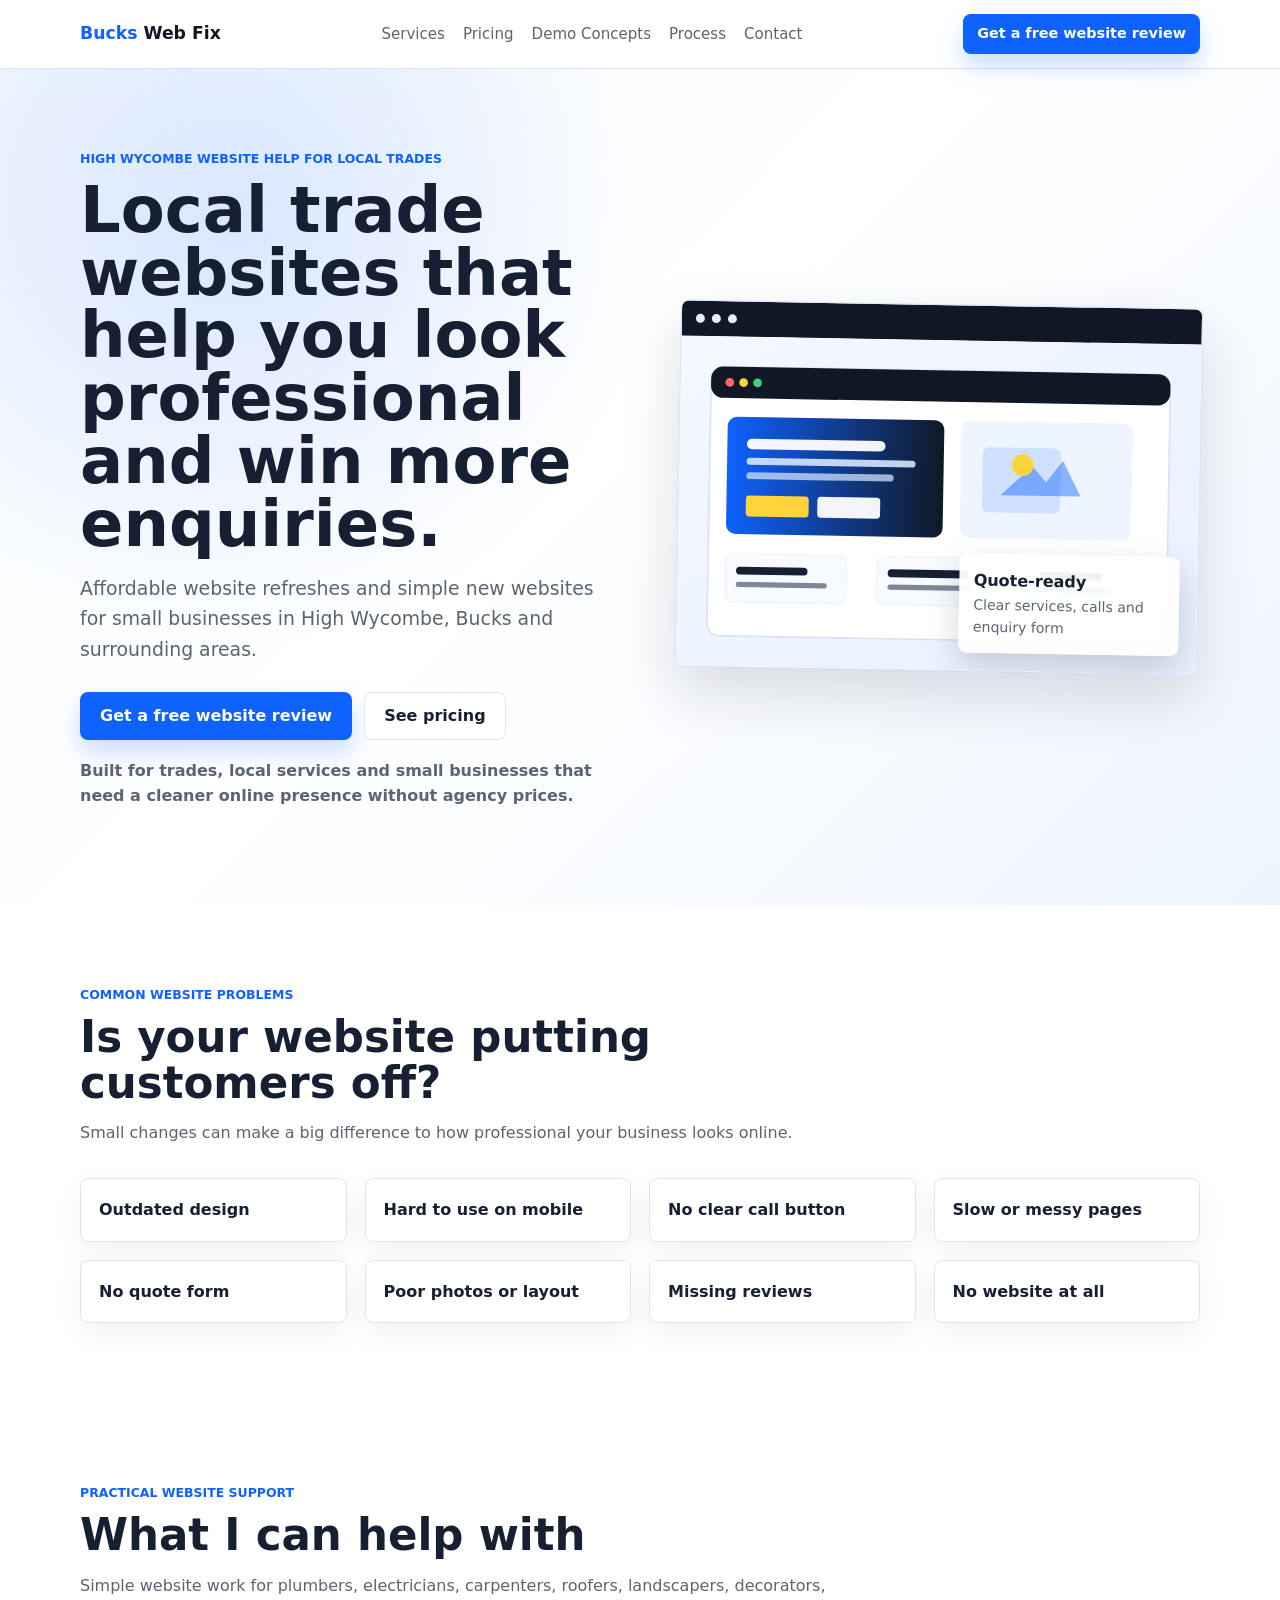
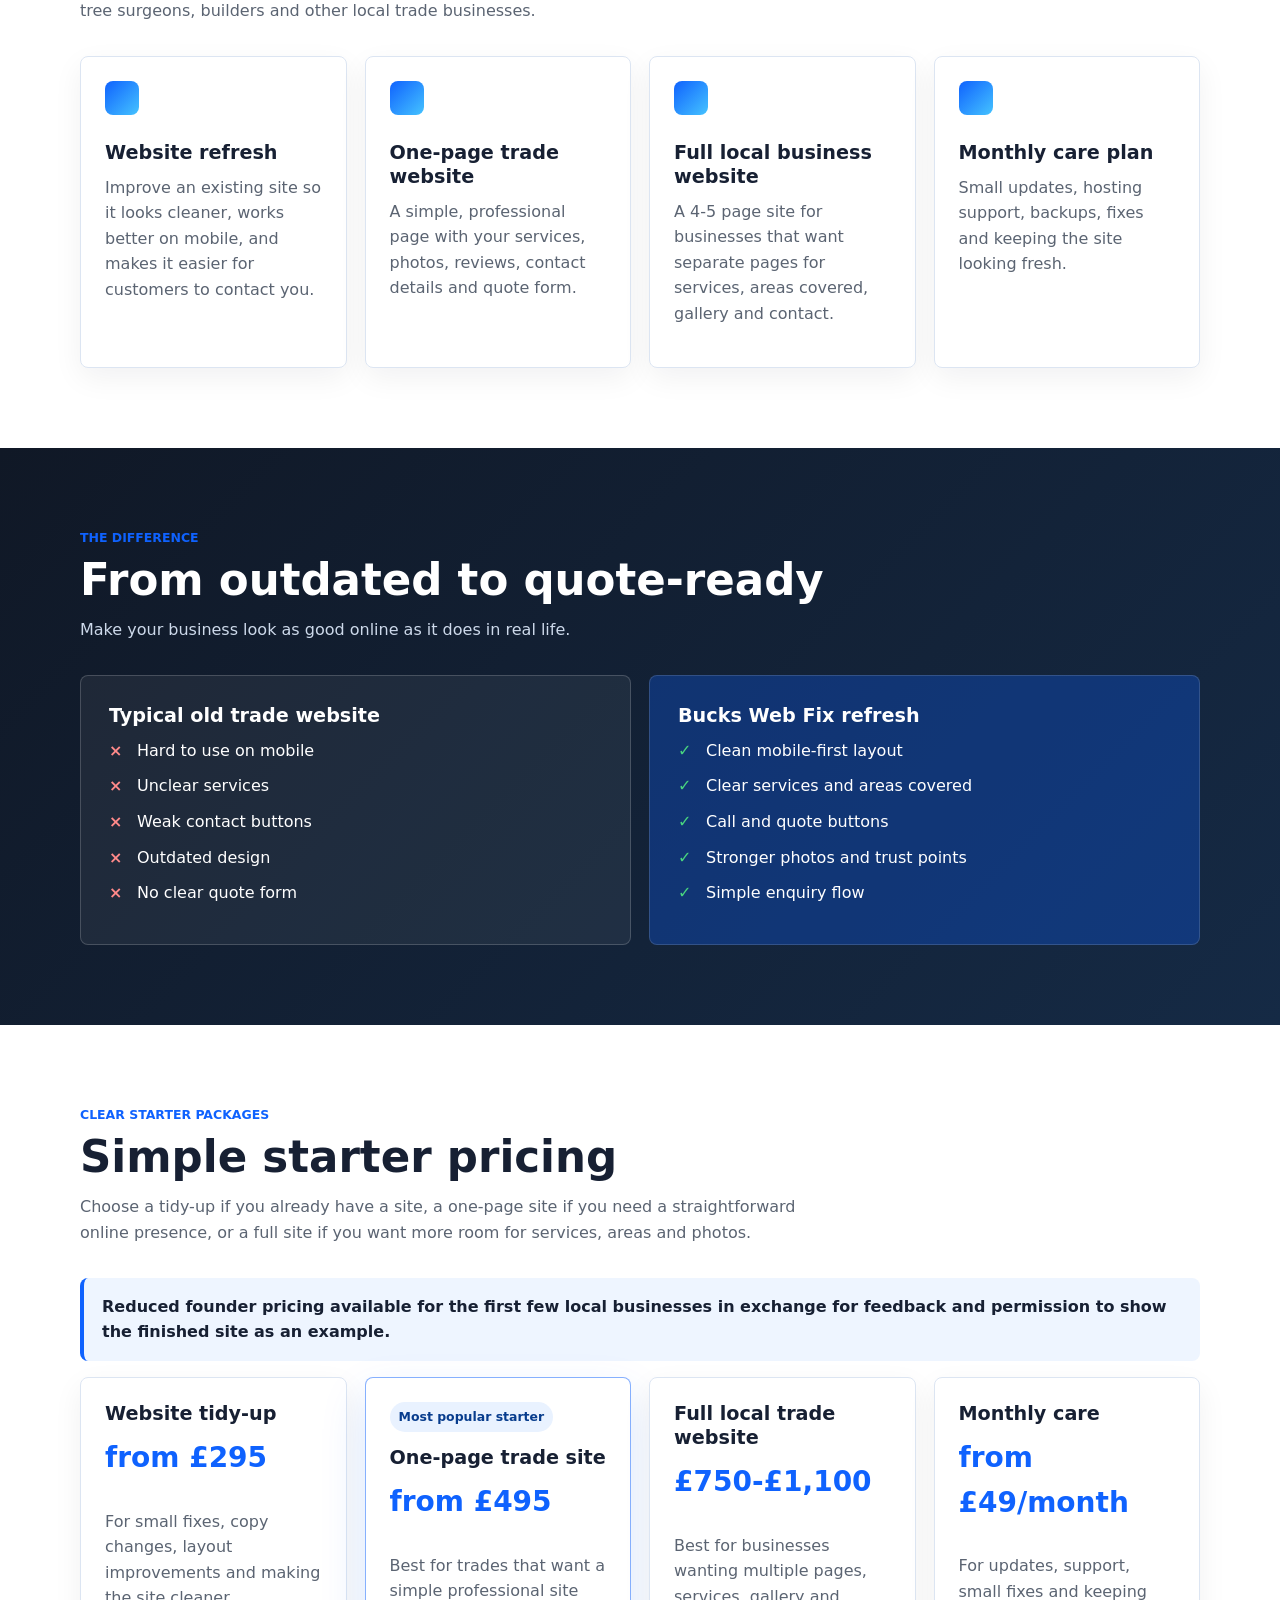
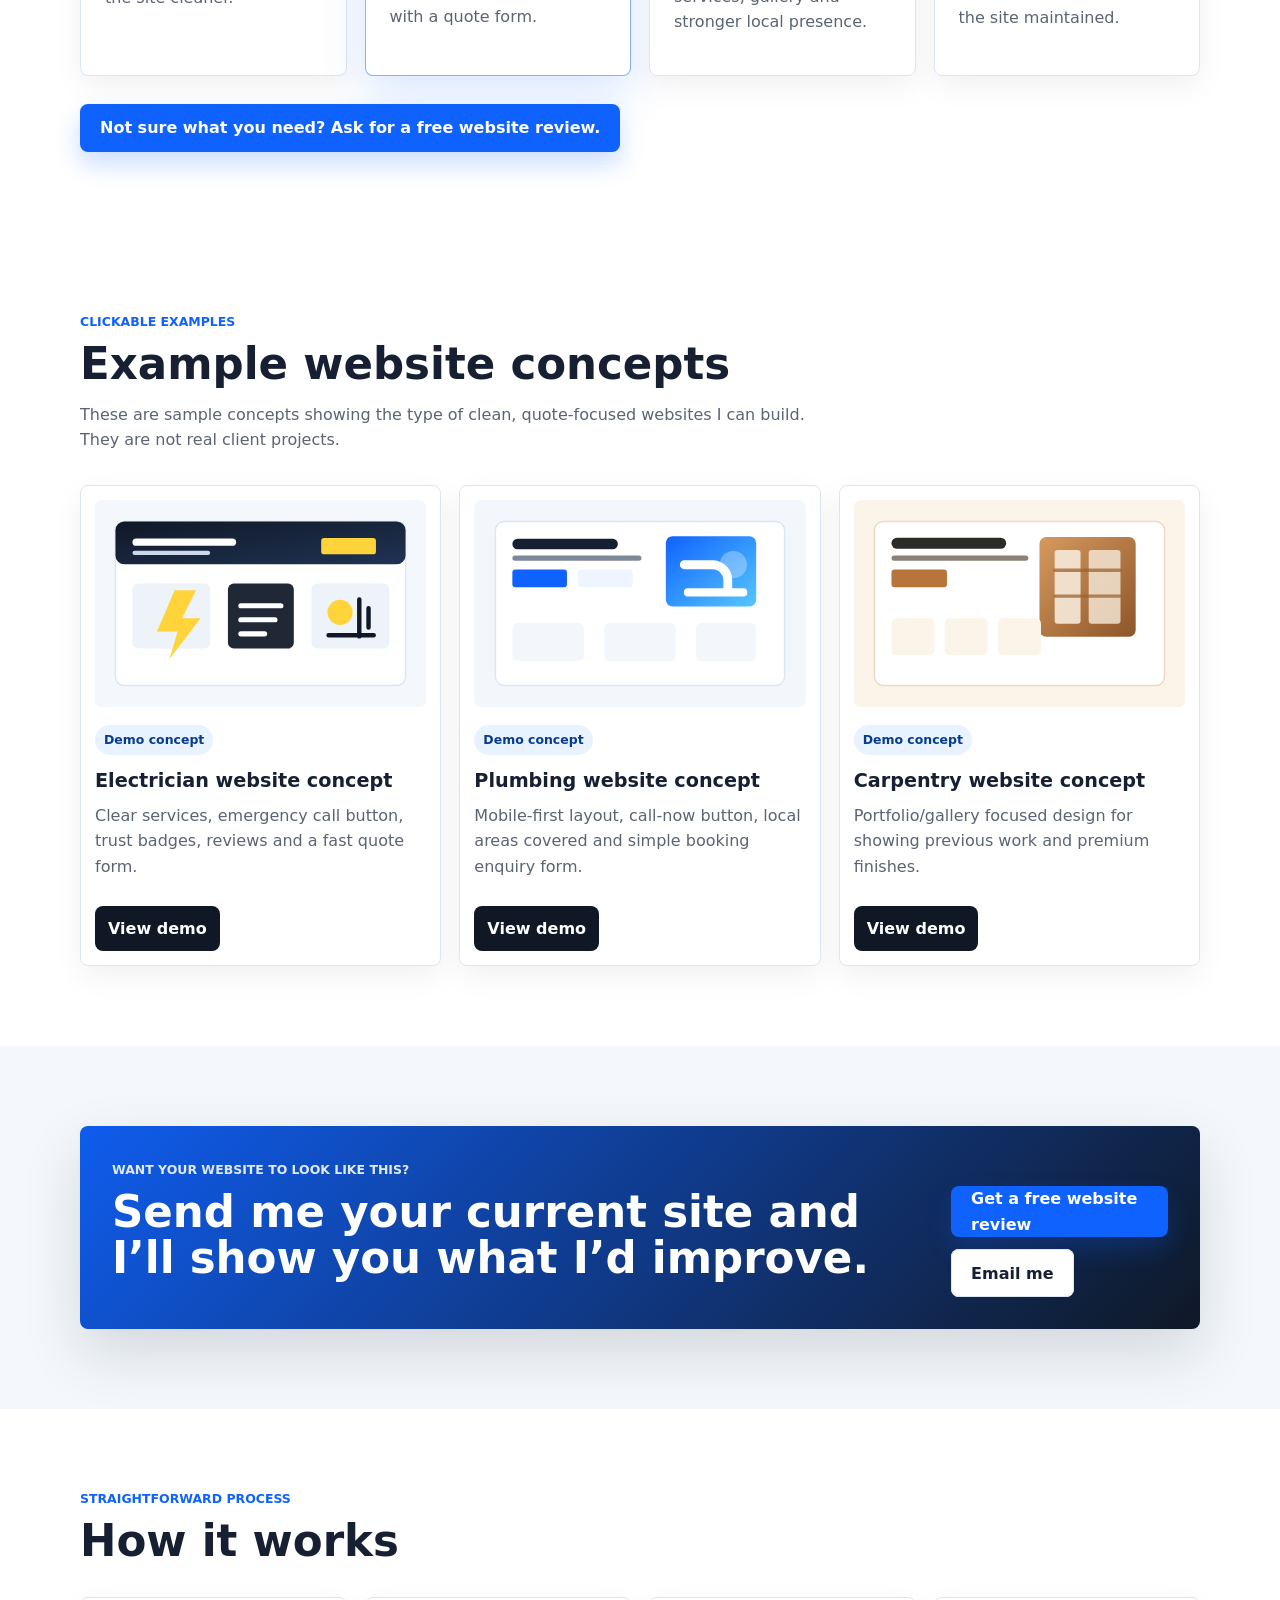
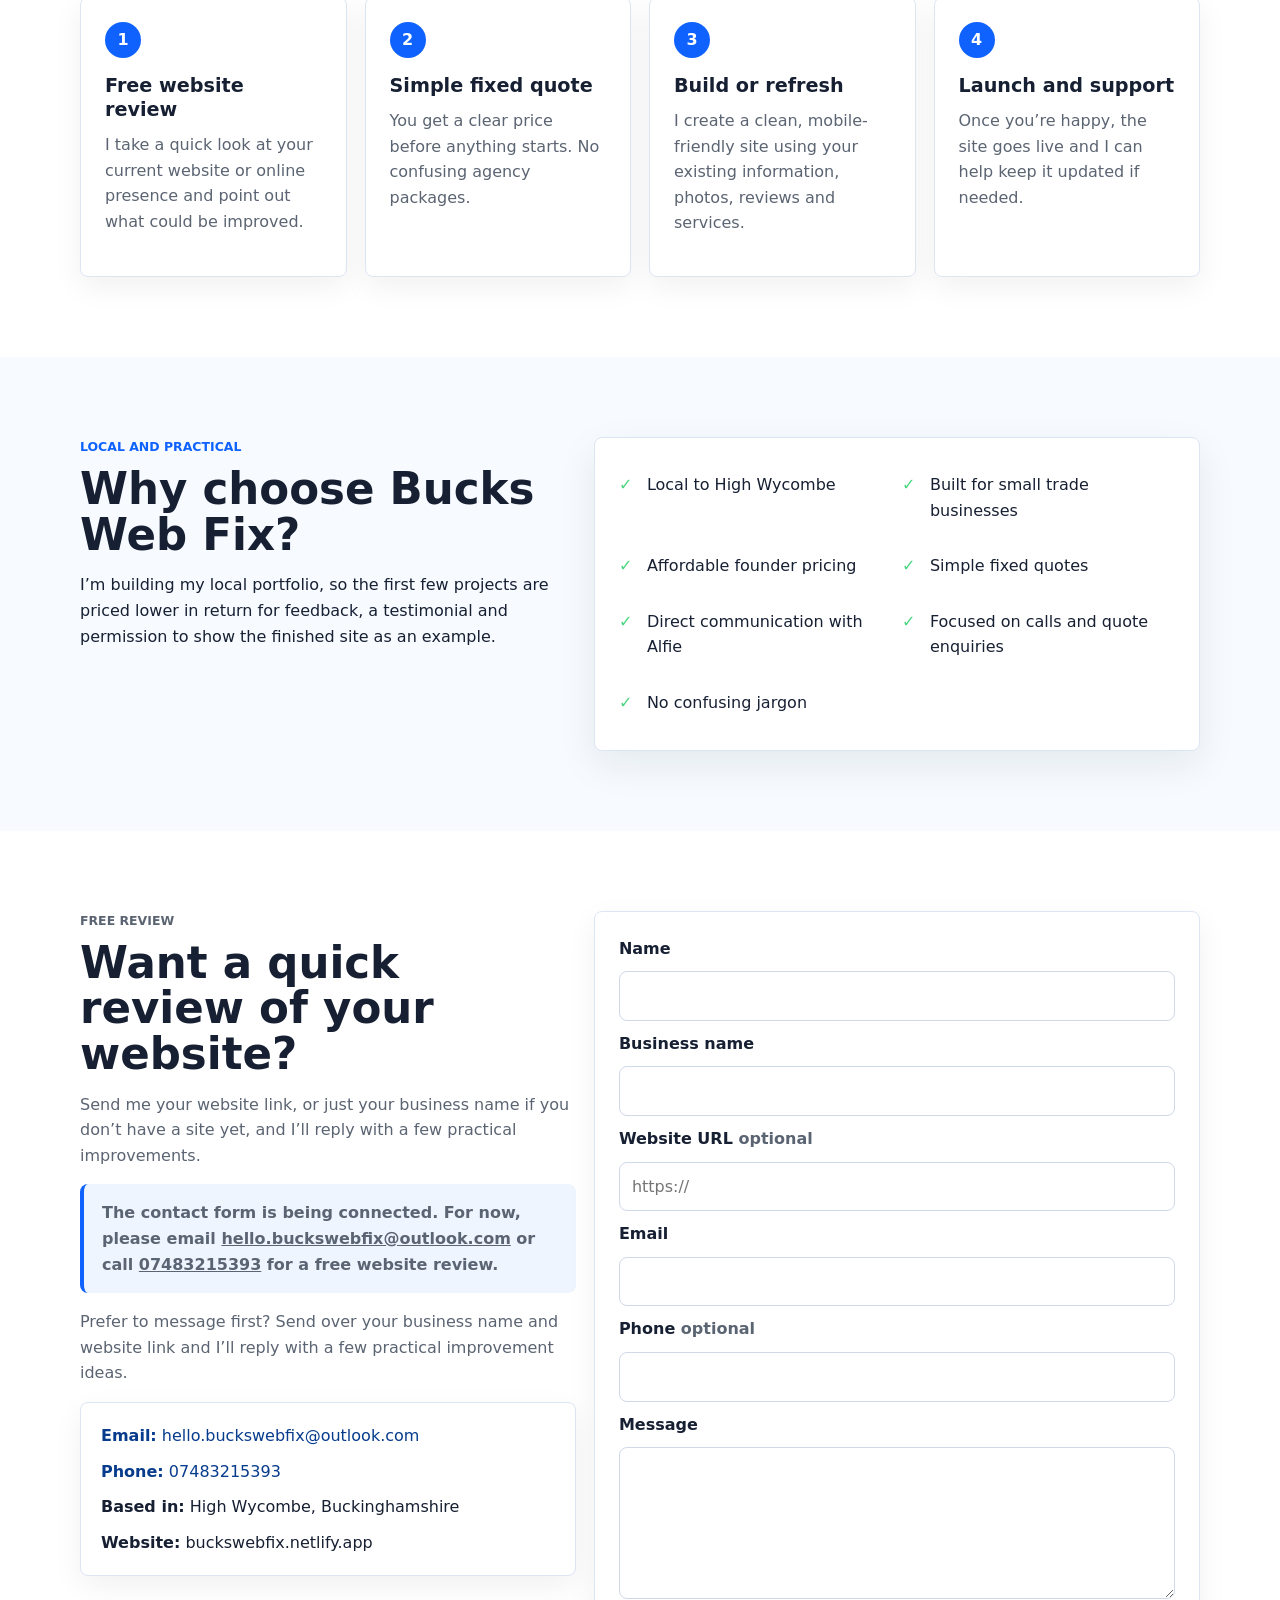
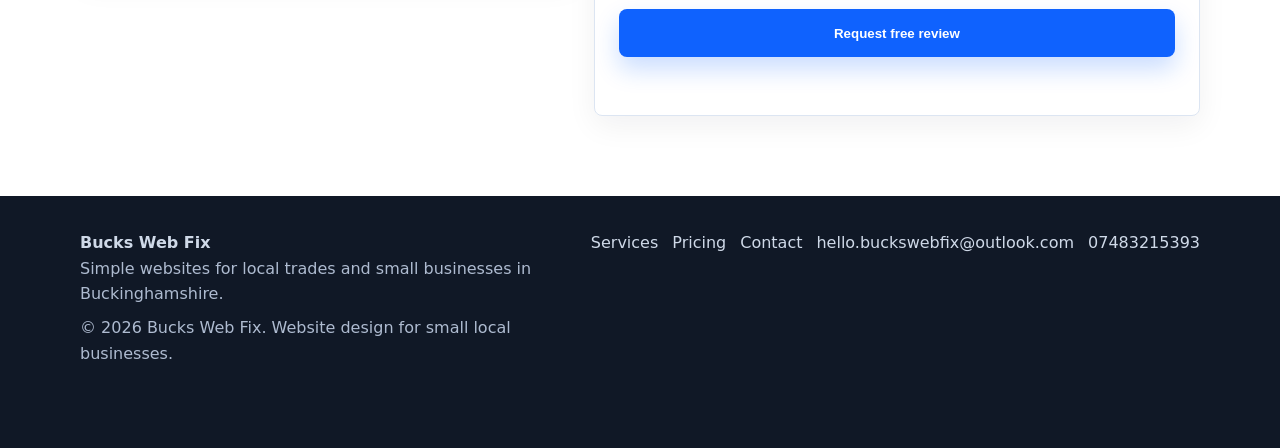
<file: index.html>
<!DOCTYPE html>
<html lang="en">
  <head>
    <meta charset="utf-8">
    <meta name="viewport" content="width=device-width, initial-scale=1">
    <title>Bucks Web Fix | Websites for Local Trades in High Wycombe</title>
    <meta name="description" content="Affordable website refreshes and simple new websites for trades and small businesses in High Wycombe, Buckinghamshire.">
    <meta property="og:title" content="Bucks Web Fix | Websites for Local Trades in High Wycombe">
    <meta property="og:description" content="Simple, quote-focused websites for local trades and small businesses in High Wycombe, Buckinghamshire.">
    <meta property="og:type" content="website">
    <meta property="og:url" content="https://buckswebfix.netlify.app/">
    <meta property="og:image" content="assets/images/homepage-demo-preview.svg">
    <link rel="icon" href="favicon.svg" type="image/svg+xml">
    <link rel="stylesheet" href="styles.css">
  </head>
  <body>
    <header class="site-header">
      <a class="logo" href="#top" aria-label="Bucks Web Fix home">
        <span>Bucks</span> Web Fix
      </a>
      <nav class="nav" aria-label="Primary navigation">
        <a href="#services">Services</a>
        <a href="#pricing">Pricing</a>
        <a href="#demo-concepts">Demo Concepts</a>
        <a href="#process">Process</a>
        <a href="#contact">Contact</a>
      </nav>
      <a class="button button-small" href="#website-review-form">Get a free website review</a>
    </header>

    <main id="top">
      <section class="hero section-pad">
        <div class="container hero-grid">
          <div class="hero-copy reveal">
            <p class="eyebrow">High Wycombe website help for local trades</p>
            <h1>Local trade websites that help you look professional and win more enquiries.</h1>
            <p class="hero-sub">Affordable website refreshes and simple new websites for small businesses in High Wycombe, Bucks and surrounding areas.</p>
            <div class="button-row">
              <a class="button" href="#website-review-form">Get a free website review</a>
              <a class="button button-secondary" href="#pricing">See pricing</a>
            </div>
            <p class="trust-line">Built for trades, local services and small businesses that need a cleaner online presence without agency prices.</p>
          </div>

          <div class="hero-visual reveal">
            <div class="browser-mockup" aria-label="Example quote-focused trade website preview">
              <div class="mock-browser-bar">
                <span></span>
                <span></span>
                <span></span>
              </div>
              <img src="assets/images/homepage-demo-preview.svg" alt="Website preview showing a clean local trade business homepage with enquiry buttons">
              <div class="mock-stat">
                <strong>Quote-ready</strong>
                <span>Clear services, calls and enquiry form</span>
              </div>
            </div>
          </div>
        </div>
      </section>

      <section class="problem section-pad" aria-labelledby="problem-title">
        <div class="container">
          <div class="section-heading reveal">
            <p class="eyebrow">Common website problems</p>
            <h2 id="problem-title">Is your website putting customers off?</h2>
            <p>Small changes can make a big difference to how professional your business looks online.</p>
          </div>
          <div class="issue-grid">
            <article class="mini-card reveal">Outdated design</article>
            <article class="mini-card reveal">Hard to use on mobile</article>
            <article class="mini-card reveal">No clear call button</article>
            <article class="mini-card reveal">Slow or messy pages</article>
            <article class="mini-card reveal">No quote form</article>
            <article class="mini-card reveal">Poor photos or layout</article>
            <article class="mini-card reveal">Missing reviews</article>
            <article class="mini-card reveal">No website at all</article>
          </div>
        </div>
      </section>

      <section class="section-pad" id="services" aria-labelledby="services-title">
        <div class="container">
          <div class="section-heading reveal">
            <p class="eyebrow">Practical website support</p>
            <h2 id="services-title">What I can help with</h2>
            <p>Simple website work for plumbers, electricians, carpenters, roofers, landscapers, decorators, tree surgeons, builders and other local trade businesses.</p>
          </div>
          <div class="card-grid four">
            <article class="service-card reveal">
              <span class="icon-dot"></span>
              <h3>Website refresh</h3>
              <p>Improve an existing site so it looks cleaner, works better on mobile, and makes it easier for customers to contact you.</p>
            </article>
            <article class="service-card reveal">
              <span class="icon-dot"></span>
              <h3>One-page trade website</h3>
              <p>A simple, professional page with your services, photos, reviews, contact details and quote form.</p>
            </article>
            <article class="service-card reveal">
              <span class="icon-dot"></span>
              <h3>Full local business website</h3>
              <p>A 4-5 page site for businesses that want separate pages for services, areas covered, gallery and contact.</p>
            </article>
            <article class="service-card reveal">
              <span class="icon-dot"></span>
              <h3>Monthly care plan</h3>
              <p>Small updates, hosting support, backups, fixes and keeping the site looking fresh.</p>
            </article>
          </div>
        </div>
      </section>

      <section class="contrast section-pad" aria-labelledby="before-after-title">
        <div class="container">
          <div class="section-heading light reveal">
            <p class="eyebrow">The difference</p>
            <h2 id="before-after-title">From outdated to quote-ready</h2>
            <p>Make your business look as good online as it does in real life.</p>
          </div>
          <div class="comparison-grid">
            <article class="compare-card old reveal">
              <h3>Typical old trade website</h3>
              <ul>
                <li>Hard to use on mobile</li>
                <li>Unclear services</li>
                <li>Weak contact buttons</li>
                <li>Outdated design</li>
                <li>No clear quote form</li>
              </ul>
            </article>
            <article class="compare-card new reveal">
              <h3>Bucks Web Fix refresh</h3>
              <ul>
                <li>Clean mobile-first layout</li>
                <li>Clear services and areas covered</li>
                <li>Call and quote buttons</li>
                <li>Stronger photos and trust points</li>
                <li>Simple enquiry flow</li>
              </ul>
            </article>
          </div>
        </div>
      </section>

      <section class="section-pad" id="pricing" aria-labelledby="pricing-title">
        <div class="container">
          <div class="section-heading reveal">
            <p class="eyebrow">Clear starter packages</p>
            <h2 id="pricing-title">Simple starter pricing</h2>
            <p>Choose a tidy-up if you already have a site, a one-page site if you need a straightforward online presence, or a full site if you want more room for services, areas and photos.</p>
          </div>
          <p class="founder-note reveal">Reduced founder pricing available for the first few local businesses in exchange for feedback and permission to show the finished site as an example.</p>
          <div class="pricing-grid">
            <article class="price-card reveal">
              <h3>Website tidy-up</h3>
              <p class="price">from &pound;295</p>
              <p>For small fixes, copy changes, layout improvements and making the site cleaner.</p>
            </article>
            <article class="price-card featured reveal">
              <span class="badge">Most popular starter</span>
              <h3>One-page trade site</h3>
              <p class="price">from &pound;495</p>
              <p>Best for trades that want a simple professional site with a quote form.</p>
            </article>
            <article class="price-card reveal">
              <h3>Full local trade website</h3>
              <p class="price">&pound;750-&pound;1,100</p>
              <p>Best for businesses wanting multiple pages, services, gallery and stronger local presence.</p>
            </article>
            <article class="price-card reveal">
              <h3>Monthly care</h3>
              <p class="price">from &pound;49/month</p>
              <p>For updates, support, small fixes and keeping the site maintained.</p>
            </article>
          </div>
          <div class="center-cta reveal">
            <a class="button" href="#website-review-form">Not sure what you need? Ask for a free website review.</a>
          </div>
        </div>
      </section>

      <section class="section-pad demos" id="demo-concepts" aria-labelledby="demo-title">
        <div class="container">
          <div class="section-heading reveal">
            <p class="eyebrow">Clickable examples</p>
            <h2 id="demo-title">Example website concepts</h2>
            <p>These are sample concepts showing the type of clean, quote-focused websites I can build. They are not real client projects.</p>
          </div>
          <div class="demo-grid">
            <a class="demo-card reveal" href="demos/electrician.html" aria-label="View electrician website demo concept">
              <img src="assets/images/electrician-thumbnail.svg" alt="Electrician website demo preview with tools and bright yellow accent" loading="lazy">
              <span class="demo-label">Demo concept</span>
              <h3>Electrician website concept</h3>
              <p>Clear services, emergency call button, trust badges, reviews and a fast quote form.</p>
              <span class="demo-cta">View demo</span>
            </a>
            <a class="demo-card reveal" href="demos/plumbing.html" aria-label="View plumbing website demo concept">
              <img src="assets/images/plumbing-thumbnail.svg" alt="Plumbing website demo preview with pipework and blue accent" loading="lazy">
              <span class="demo-label">Demo concept</span>
              <h3>Plumbing website concept</h3>
              <p>Mobile-first layout, call-now button, local areas covered and simple booking enquiry form.</p>
              <span class="demo-cta">View demo</span>
            </a>
            <a class="demo-card reveal" href="demos/carpentry.html" aria-label="View carpentry website demo concept">
              <img src="assets/images/carpentry-thumbnail.svg" alt="Carpentry website demo preview with fitted furniture and warm wood tones" loading="lazy">
              <span class="demo-label">Demo concept</span>
              <h3>Carpentry website concept</h3>
              <p>Portfolio/gallery focused design for showing previous work and premium finishes.</p>
              <span class="demo-cta">View demo</span>
            </a>
          </div>
        </div>
      </section>

      <section class="mid-cta section-pad">
        <div class="container cta-panel reveal">
          <div>
            <p class="eyebrow">Want your website to look like this?</p>
            <h2>Send me your current site and I’ll show you what I’d improve.</h2>
          </div>
          <div class="button-row">
            <a class="button" href="#website-review-form">Get a free website review</a>
            <a class="button button-secondary" href="mailto:hello.buckswebfix@outlook.com">Email me</a>
          </div>
        </div>
      </section>

      <section class="section-pad" id="process" aria-labelledby="process-title">
        <div class="container">
          <div class="section-heading reveal">
            <p class="eyebrow">Straightforward process</p>
            <h2 id="process-title">How it works</h2>
          </div>
          <div class="steps">
            <article class="step reveal">
              <span>1</span>
              <h3>Free website review</h3>
              <p>I take a quick look at your current website or online presence and point out what could be improved.</p>
            </article>
            <article class="step reveal">
              <span>2</span>
              <h3>Simple fixed quote</h3>
              <p>You get a clear price before anything starts. No confusing agency packages.</p>
            </article>
            <article class="step reveal">
              <span>3</span>
              <h3>Build or refresh</h3>
              <p>I create a clean, mobile-friendly site using your existing information, photos, reviews and services.</p>
            </article>
            <article class="step reveal">
              <span>4</span>
              <h3>Launch and support</h3>
              <p>Once you’re happy, the site goes live and I can help keep it updated if needed.</p>
            </article>
          </div>
        </div>
      </section>

      <section class="section-pad trust" aria-labelledby="why-title">
        <div class="container trust-grid">
          <div class="reveal">
            <p class="eyebrow">Local and practical</p>
            <h2 id="why-title">Why choose Bucks Web Fix?</h2>
            <p>I’m building my local portfolio, so the first few projects are priced lower in return for feedback, a testimonial and permission to show the finished site as an example.</p>
          </div>
          <div class="trust-list reveal">
            <span>Local to High Wycombe</span>
            <span>Built for small trade businesses</span>
            <span>Affordable founder pricing</span>
            <span>Simple fixed quotes</span>
            <span>Direct communication with Alfie</span>
            <span>Focused on calls and quote enquiries</span>
            <span>No confusing jargon</span>
          </div>
        </div>
      </section>

      <section class="section-pad contact-section" id="contact" aria-labelledby="contact-title">
        <div class="container contact-grid">
          <div class="contact-copy reveal">
            <p class="eyebrow">Free review</p>
            <h2 id="contact-title">Want a quick review of your website?</h2>
            <p>Send me your website link, or just your business name if you don’t have a site yet, and I’ll reply with a few practical improvements.</p>
            <p class="form-note">The contact form is being connected. For now, please email <a href="mailto:hello.buckswebfix@outlook.com">hello.buckswebfix@outlook.com</a> or call <a href="tel:07483215393">07483215393</a> for a free website review.</p>
            <p>Prefer to message first? Send over your business name and website link and I’ll reply with a few practical improvement ideas.</p>
            <div class="contact-card">
              <a href="mailto:hello.buckswebfix@outlook.com"><strong>Email:</strong> hello.buckswebfix@outlook.com</a>
              <a href="tel:07483215393"><strong>Phone:</strong> 07483215393</a>
              <span><strong>Based in:</strong> High Wycombe, Buckinghamshire</span>
              <span><strong>Website:</strong> buckswebfix.netlify.app</span>
            </div>
          </div>
          <form class="contact-form reveal" id="website-review-form" action="#" method="post" data-visual-only-form>
            <label for="name">Name</label>
            <input id="name" name="name" type="text" autocomplete="name">

            <label for="business-name">Business name</label>
            <input id="business-name" name="business-name" type="text" autocomplete="organization">

            <label for="website-url">Website URL <span>optional</span></label>
            <input id="website-url" name="website-url" type="url" inputmode="url" placeholder="https://">

            <label for="email">Email</label>
            <input id="email" name="email" type="email" autocomplete="email">

            <label for="phone">Phone <span>optional</span></label>
            <input id="phone" name="phone" type="tel" autocomplete="tel">

            <label for="message">Message</label>
            <textarea id="message" name="message" rows="5"></textarea>

            <button class="button" type="submit">Request free review</button>
            <p class="form-status" role="status" aria-live="polite"></p>
          </form>
        </div>
      </section>
    </main>

    <a class="mobile-sticky-cta" href="#website-review-form">Free website review</a>

    <footer class="site-footer">
      <div class="container footer-grid">
        <div>
          <strong>Bucks Web Fix</strong>
          <p>Simple websites for local trades and small businesses in Buckinghamshire.</p>
          <p>&copy; 2026 Bucks Web Fix. Website design for small local businesses.</p>
        </div>
        <nav aria-label="Footer navigation">
          <a href="#services">Services</a>
          <a href="#pricing">Pricing</a>
          <a href="#contact">Contact</a>
          <a href="mailto:hello.buckswebfix@outlook.com">hello.buckswebfix@outlook.com</a>
          <a href="tel:07483215393">07483215393</a>
        </nav>
      </div>
    </footer>

    <script src="form-handler.js"></script>
  </body>
</html>
</file>
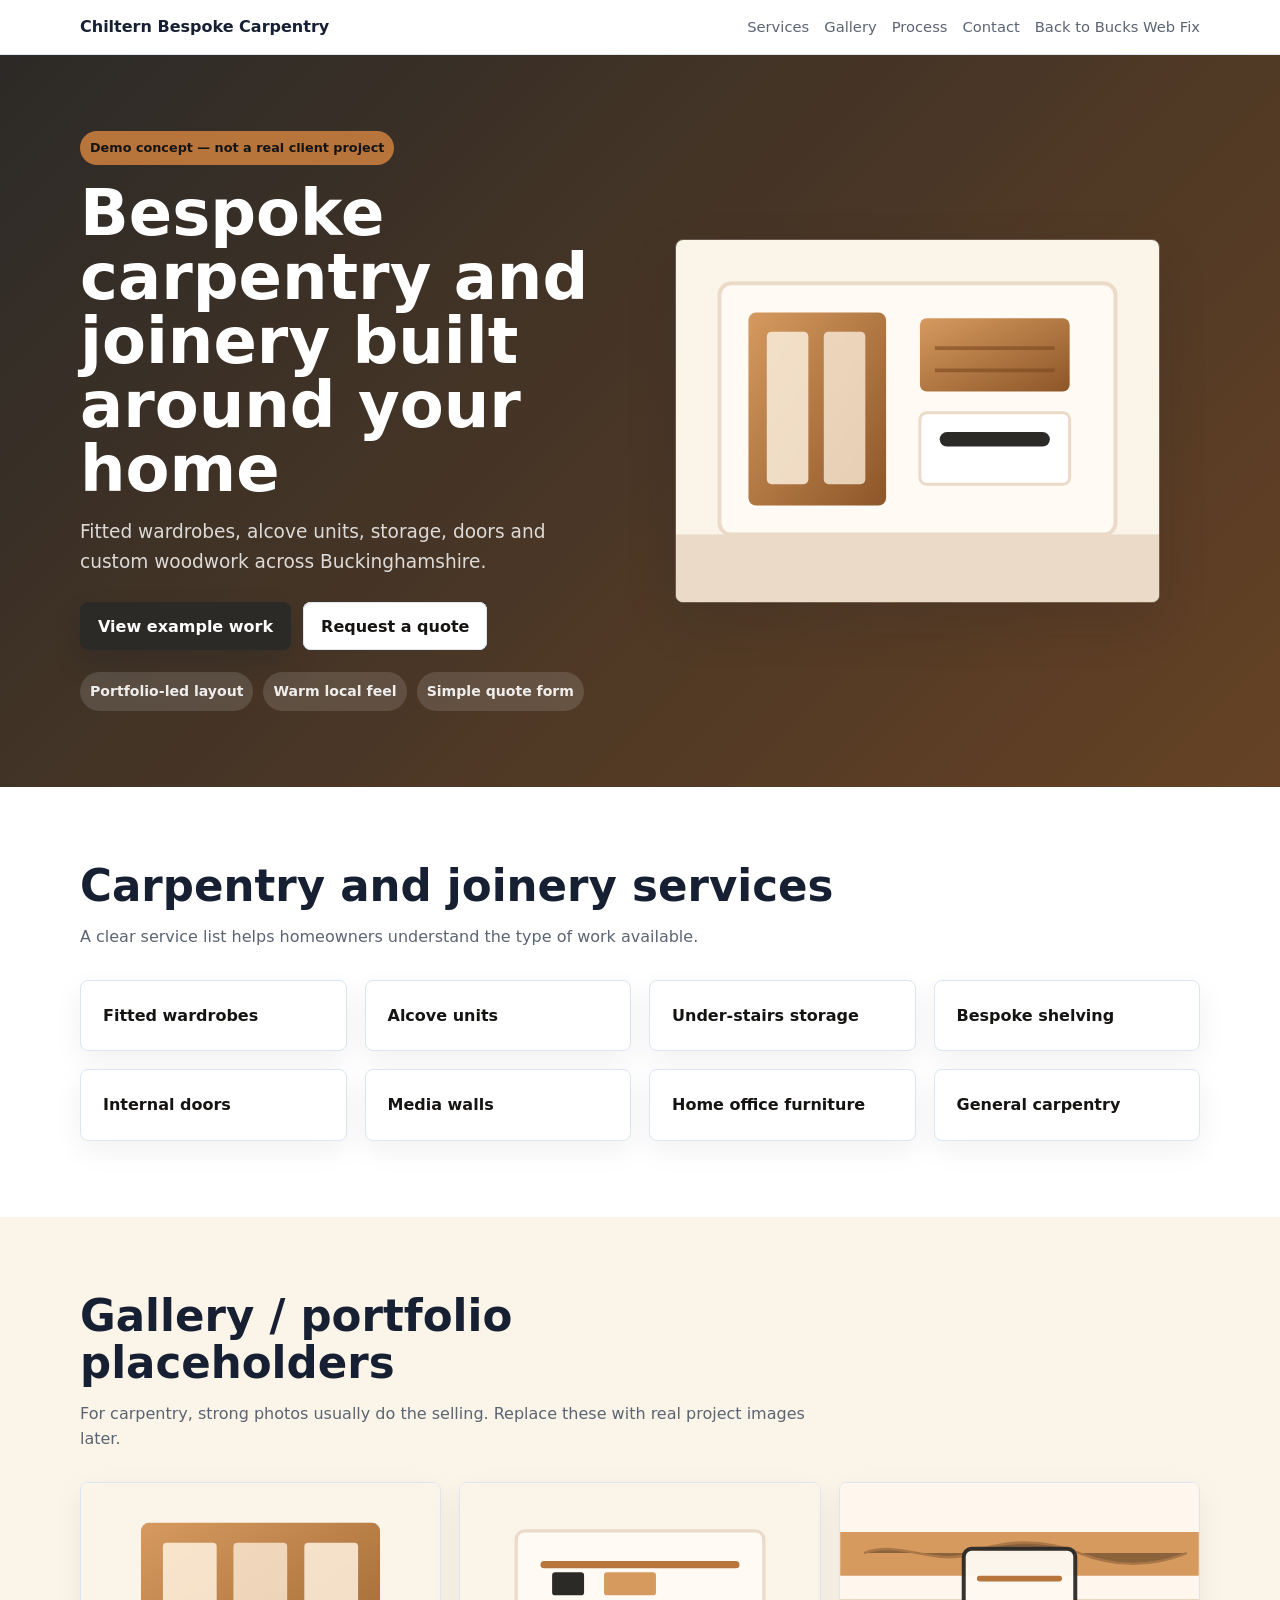
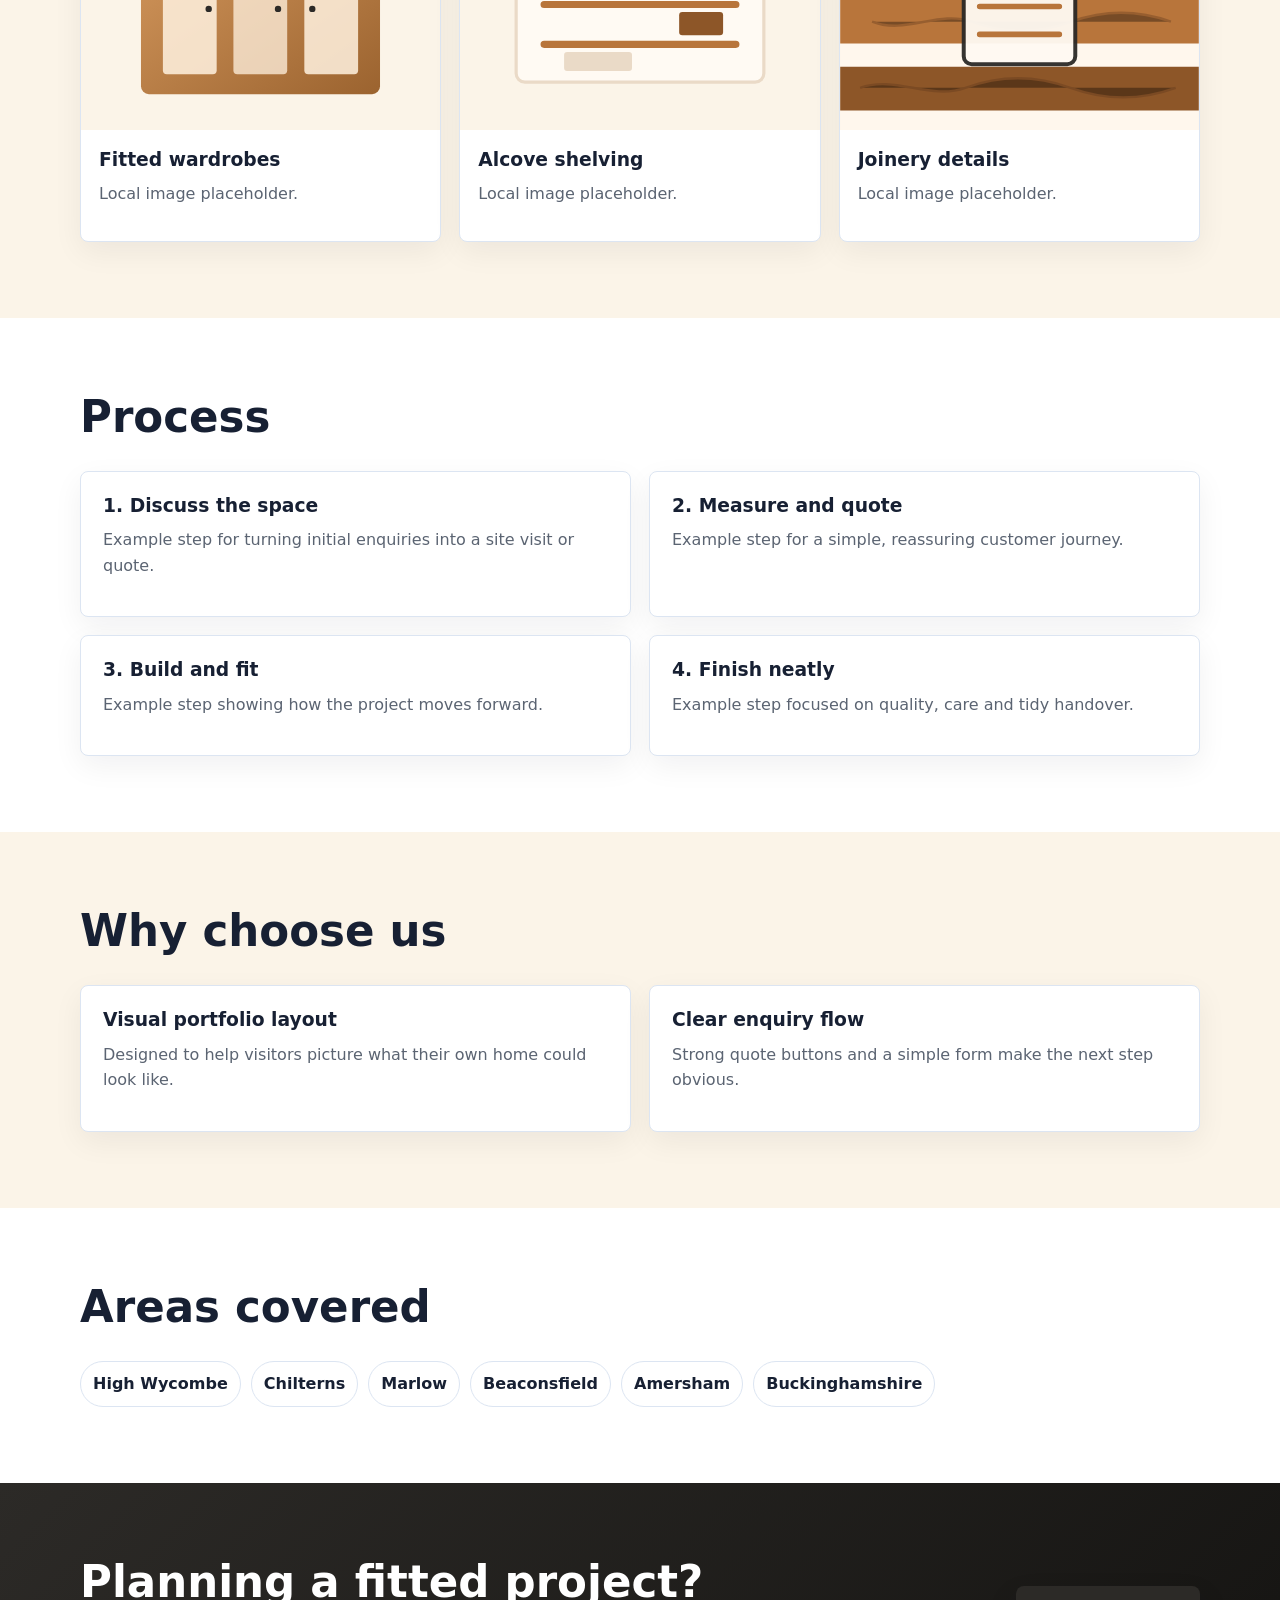
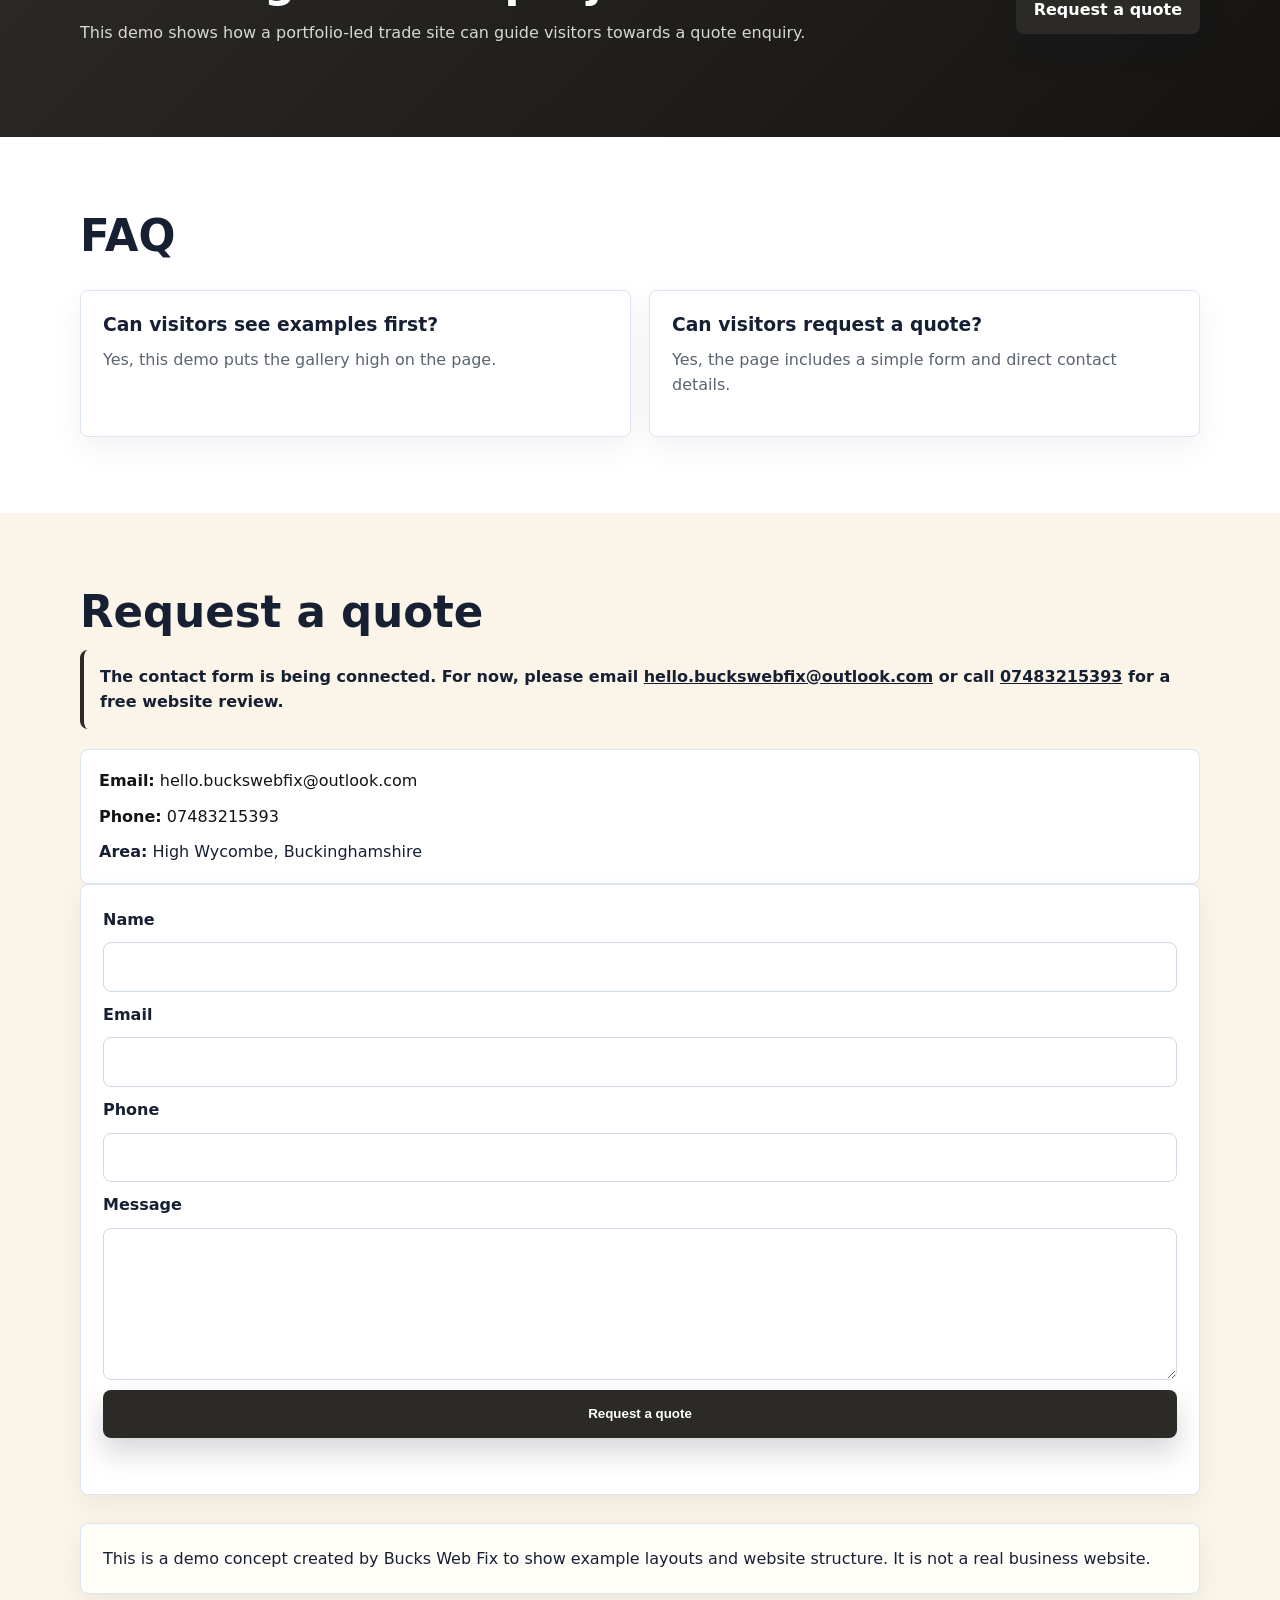
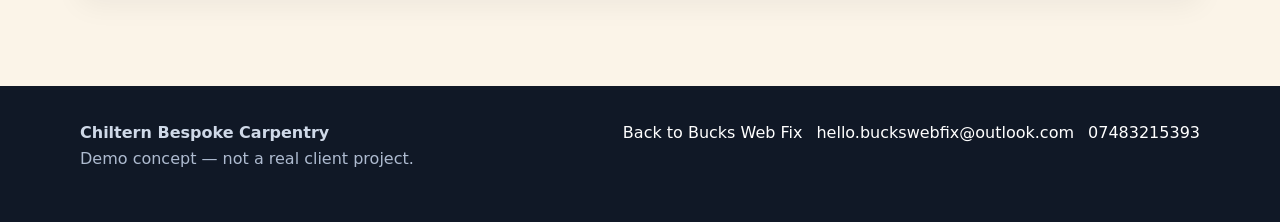
<file: demos/carpentry/index.html>
<!DOCTYPE html>
<html lang="en">
  <head>
    <meta charset="utf-8">
    <meta name="viewport" content="width=device-width, initial-scale=1">
    <title>Carpentry Website Demo | Bucks Web Fix</title>
    <meta name="description" content="A premium carpentry and joinery website demo concept for local businesses in Buckinghamshire, created by Bucks Web Fix.">
    <meta property="og:title" content="Carpentry Website Demo | Bucks Web Fix">
    <meta property="og:description" content="Portfolio-led carpentry website demo concept for local trades.">
    <meta property="og:type" content="website">
    <link rel="icon" href="../../favicon.svg" type="image/svg+xml">
    <link rel="stylesheet" href="../../demo-styles.css">
  </head>
  <body class="demo-body carpentry">
    <header class="demo-header">
      <a class="demo-logo" href="../../">Chiltern Bespoke Carpentry</a>
      <nav class="demo-nav" aria-label="Demo navigation">
        <a href="#services">Services</a>
        <a href="#gallery">Gallery</a>
        <a href="#process">Process</a>
        <a href="#contact">Contact</a>
        <a href="../../#demo-concepts">Back to Bucks Web Fix</a>
      </nav>
    </header>

    <main>
      <section class="demo-hero section-pad">
        <div class="container hero-grid">
          <div>
            <span class="demo-label">Demo concept &mdash; not a real client project</span>
            <h1>Bespoke carpentry and joinery built around your home</h1>
            <p class="hero-sub">Fitted wardrobes, alcove units, storage, doors and custom woodwork across Buckinghamshire.</p>
            <div class="button-row">
              <a class="button" href="#gallery">View example work</a>
              <a class="button alt" href="#quote-form">Request a quote</a>
            </div>
            <div class="trust-strip">
              <span>Portfolio-led layout</span>
              <span>Warm local feel</span>
              <span>Simple quote form</span>
            </div>
          </div>
          <figure class="hero-image">
            <img src="../../assets/images/carpentry-hero.svg" alt="Bespoke fitted carpentry in a warm modern home interior">
          </figure>
        </div>
      </section>

      <section class="section-pad" id="services">
        <div class="container">
          <div class="section-heading">
            <h2>Carpentry and joinery services</h2>
            <p>A clear service list helps homeowners understand the type of work available.</p>
          </div>
          <div class="grid service-grid">
            <article class="service-card"><strong>Fitted wardrobes</strong></article>
            <article class="service-card"><strong>Alcove units</strong></article>
            <article class="service-card"><strong>Under-stairs storage</strong></article>
            <article class="service-card"><strong>Bespoke shelving</strong></article>
            <article class="service-card"><strong>Internal doors</strong></article>
            <article class="service-card"><strong>Media walls</strong></article>
            <article class="service-card"><strong>Home office furniture</strong></article>
            <article class="service-card"><strong>General carpentry</strong></article>
          </div>
        </div>
      </section>

      <section class="soft-section section-pad" id="gallery">
        <div class="container">
          <div class="section-heading">
            <h2>Gallery / portfolio placeholders</h2>
            <p>For carpentry, strong photos usually do the selling. Replace these with real project images later.</p>
          </div>
          <div class="grid gallery-grid">
            <article class="gallery-card">
              <img src="../../assets/images/carpentry-wardrobes.svg" alt="Fitted wardrobes portfolio placeholder image" loading="lazy">
              <div><h3>Fitted wardrobes</h3><p>Local image placeholder.</p></div>
            </article>
            <article class="gallery-card">
              <img src="../../assets/images/carpentry-alcove.svg" alt="Alcove shelving portfolio placeholder image" loading="lazy">
              <div><h3>Alcove shelving</h3><p>Local image placeholder.</p></div>
            </article>
            <article class="gallery-card">
              <img src="../../assets/images/carpentry-joinery-detail.svg" alt="Custom joinery detail placeholder image" loading="lazy">
              <div><h3>Joinery details</h3><p>Local image placeholder.</p></div>
            </article>
          </div>
        </div>
      </section>

      <section class="section-pad" id="process">
        <div class="container">
          <div class="section-heading"><h2>Process</h2></div>
          <div class="grid two-grid">
            <article class="process-step"><h3>1. Discuss the space</h3><p>Example step for turning initial enquiries into a site visit or quote.</p></article>
            <article class="process-step"><h3>2. Measure and quote</h3><p>Example step for a simple, reassuring customer journey.</p></article>
            <article class="process-step"><h3>3. Build and fit</h3><p>Example step showing how the project moves forward.</p></article>
            <article class="process-step"><h3>4. Finish neatly</h3><p>Example step focused on quality, care and tidy handover.</p></article>
          </div>
        </div>
      </section>

      <section class="soft-section section-pad">
        <div class="container">
          <div class="section-heading"><h2>Why choose us</h2></div>
          <div class="grid two-grid">
            <article class="info-card"><h3>Visual portfolio layout</h3><p>Designed to help visitors picture what their own home could look like.</p></article>
            <article class="info-card"><h3>Clear enquiry flow</h3><p>Strong quote buttons and a simple form make the next step obvious.</p></article>
          </div>
        </div>
      </section>

      <section class="section-pad">
        <div class="container">
          <div class="section-heading"><h2>Areas covered</h2></div>
          <div class="areas">
            <span>High Wycombe</span><span>Chilterns</span><span>Marlow</span><span>Beaconsfield</span><span>Amersham</span><span>Buckinghamshire</span>
          </div>
        </div>
      </section>

      <section class="cta-band section-pad">
        <div class="container cta-inner">
          <div>
            <h2>Planning a fitted project?</h2>
            <p>This demo shows how a portfolio-led trade site can guide visitors towards a quote enquiry.</p>
          </div>
          <a class="button" href="#quote-form">Request a quote</a>
        </div>
      </section>

      <section class="section-pad" id="faq">
        <div class="container">
          <div class="section-heading"><h2>FAQ</h2></div>
          <div class="grid two-grid">
            <article class="faq-card"><h3>Can visitors see examples first?</h3><p>Yes, this demo puts the gallery high on the page.</p></article>
            <article class="faq-card"><h3>Can visitors request a quote?</h3><p>Yes, the page includes a simple form and direct contact details.</p></article>
          </div>
        </div>
      </section>

      <section class="soft-section section-pad" id="contact">
        <div class="container contact-grid">
          <div class="contact-copy">
            <h2>Request a quote</h2>
            <p class="form-note">The contact form is being connected. For now, please email <a href="mailto:hello.buckswebfix@outlook.com">hello.buckswebfix@outlook.com</a> or call <a href="tel:07483215393">07483215393</a> for a free website review.</p>
            <div class="contact-card">
              <a href="mailto:hello.buckswebfix@outlook.com"><strong>Email:</strong> hello.buckswebfix@outlook.com</a>
              <a href="tel:07483215393"><strong>Phone:</strong> 07483215393</a>
              <span><strong>Area:</strong> High Wycombe, Buckinghamshire</span>
            </div>
          </div>
          <form class="contact-form" id="quote-form" action="#" method="post" data-visual-only-form>
            <label for="name">Name</label>
            <input id="name" name="name" type="text">
            <label for="email">Email</label>
            <input id="email" name="email" type="email">
            <label for="phone">Phone</label>
            <input id="phone" name="phone" type="tel">
            <label for="message">Message</label>
            <textarea id="message" name="message" rows="5"></textarea>
            <button class="button" type="submit">Request a quote</button>
            <p class="form-status" role="status" aria-live="polite"></p>
          </form>
        </div>
        <div class="container">
          <p class="disclaimer">This is a demo concept created by Bucks Web Fix to show example layouts and website structure. It is not a real business website.</p>
        </div>
      </section>
    </main>

    <footer class="demo-footer">
      <div class="container footer-grid">
        <div>
          <strong>Chiltern Bespoke Carpentry</strong>
          <p>Demo concept &mdash; not a real client project.</p>
        </div>
        <nav aria-label="Footer navigation">
          <a href="../../">Back to Bucks Web Fix</a>
          <a href="mailto:hello.buckswebfix@outlook.com">hello.buckswebfix@outlook.com</a>
          <a href="tel:07483215393">07483215393</a>
        </nav>
      </div>
    </footer>
    <script src="../../form-handler.js"></script>
  </body>
</html>
</file>
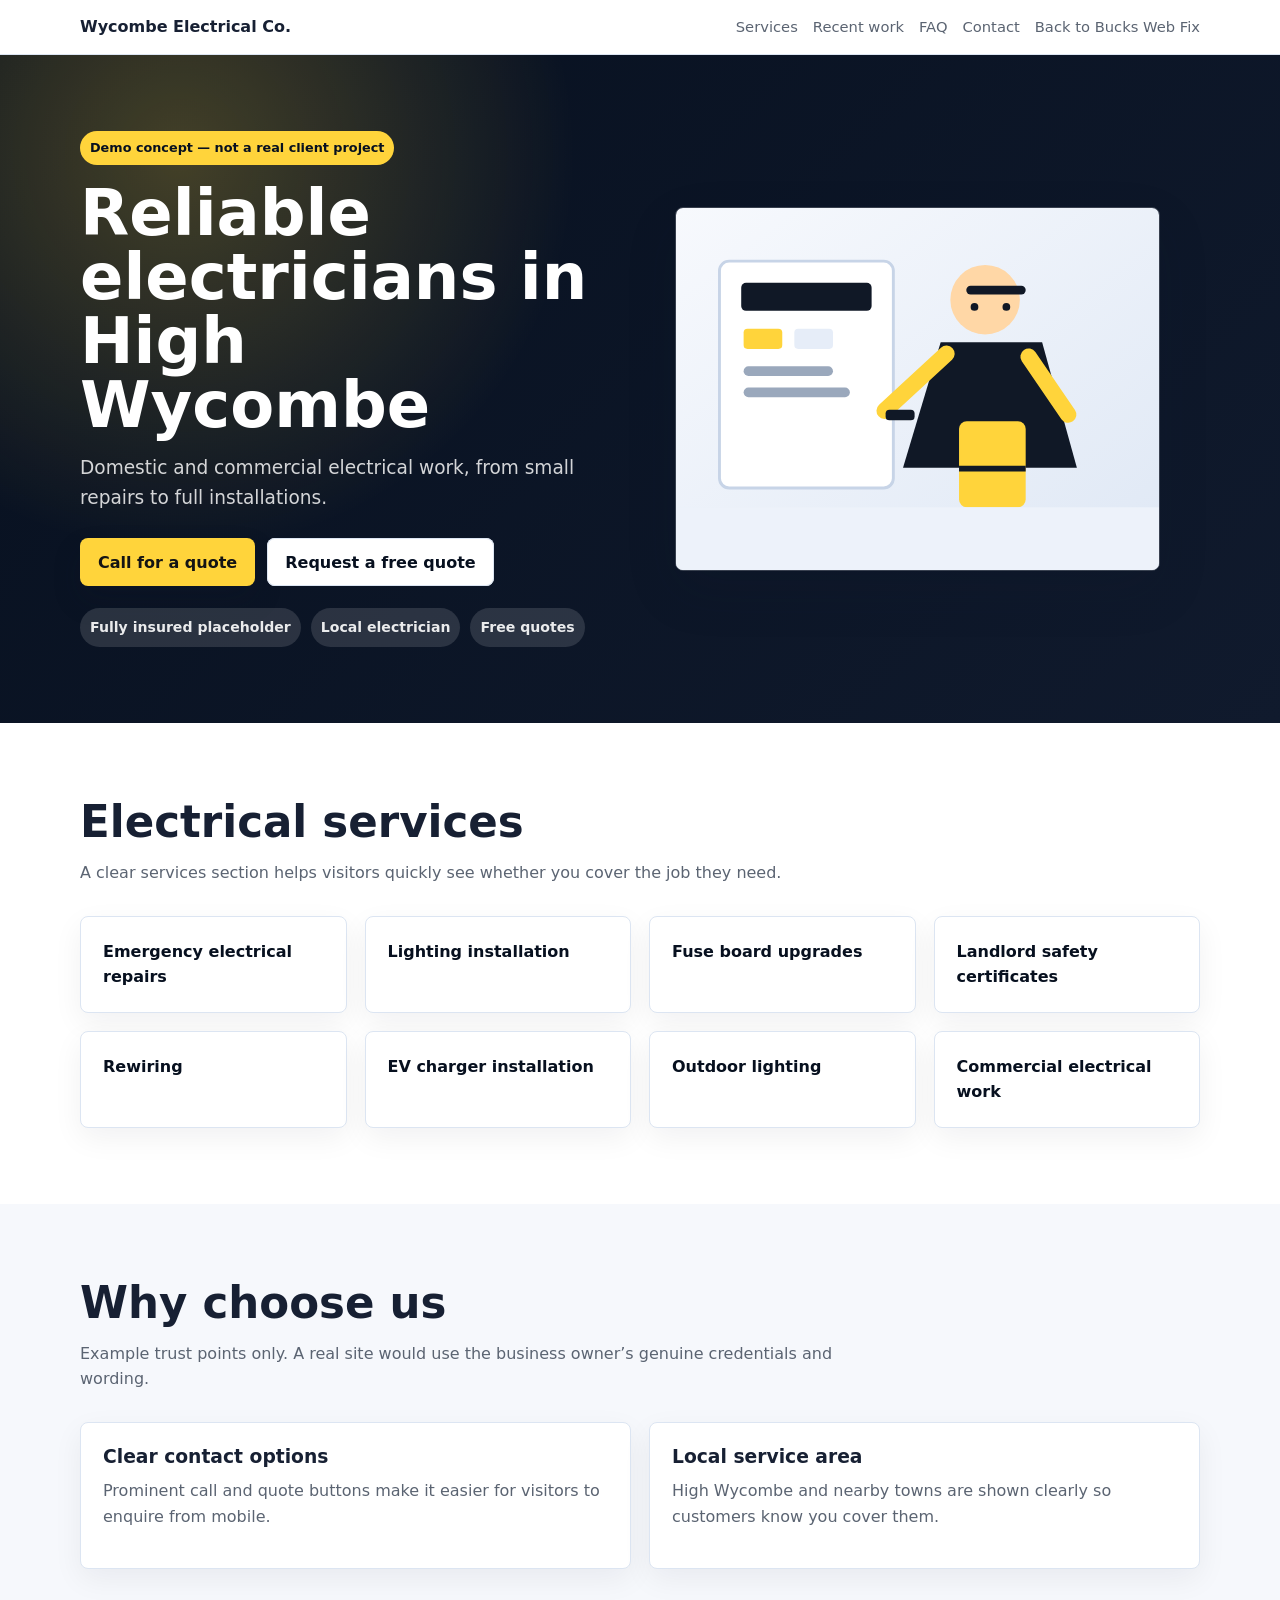
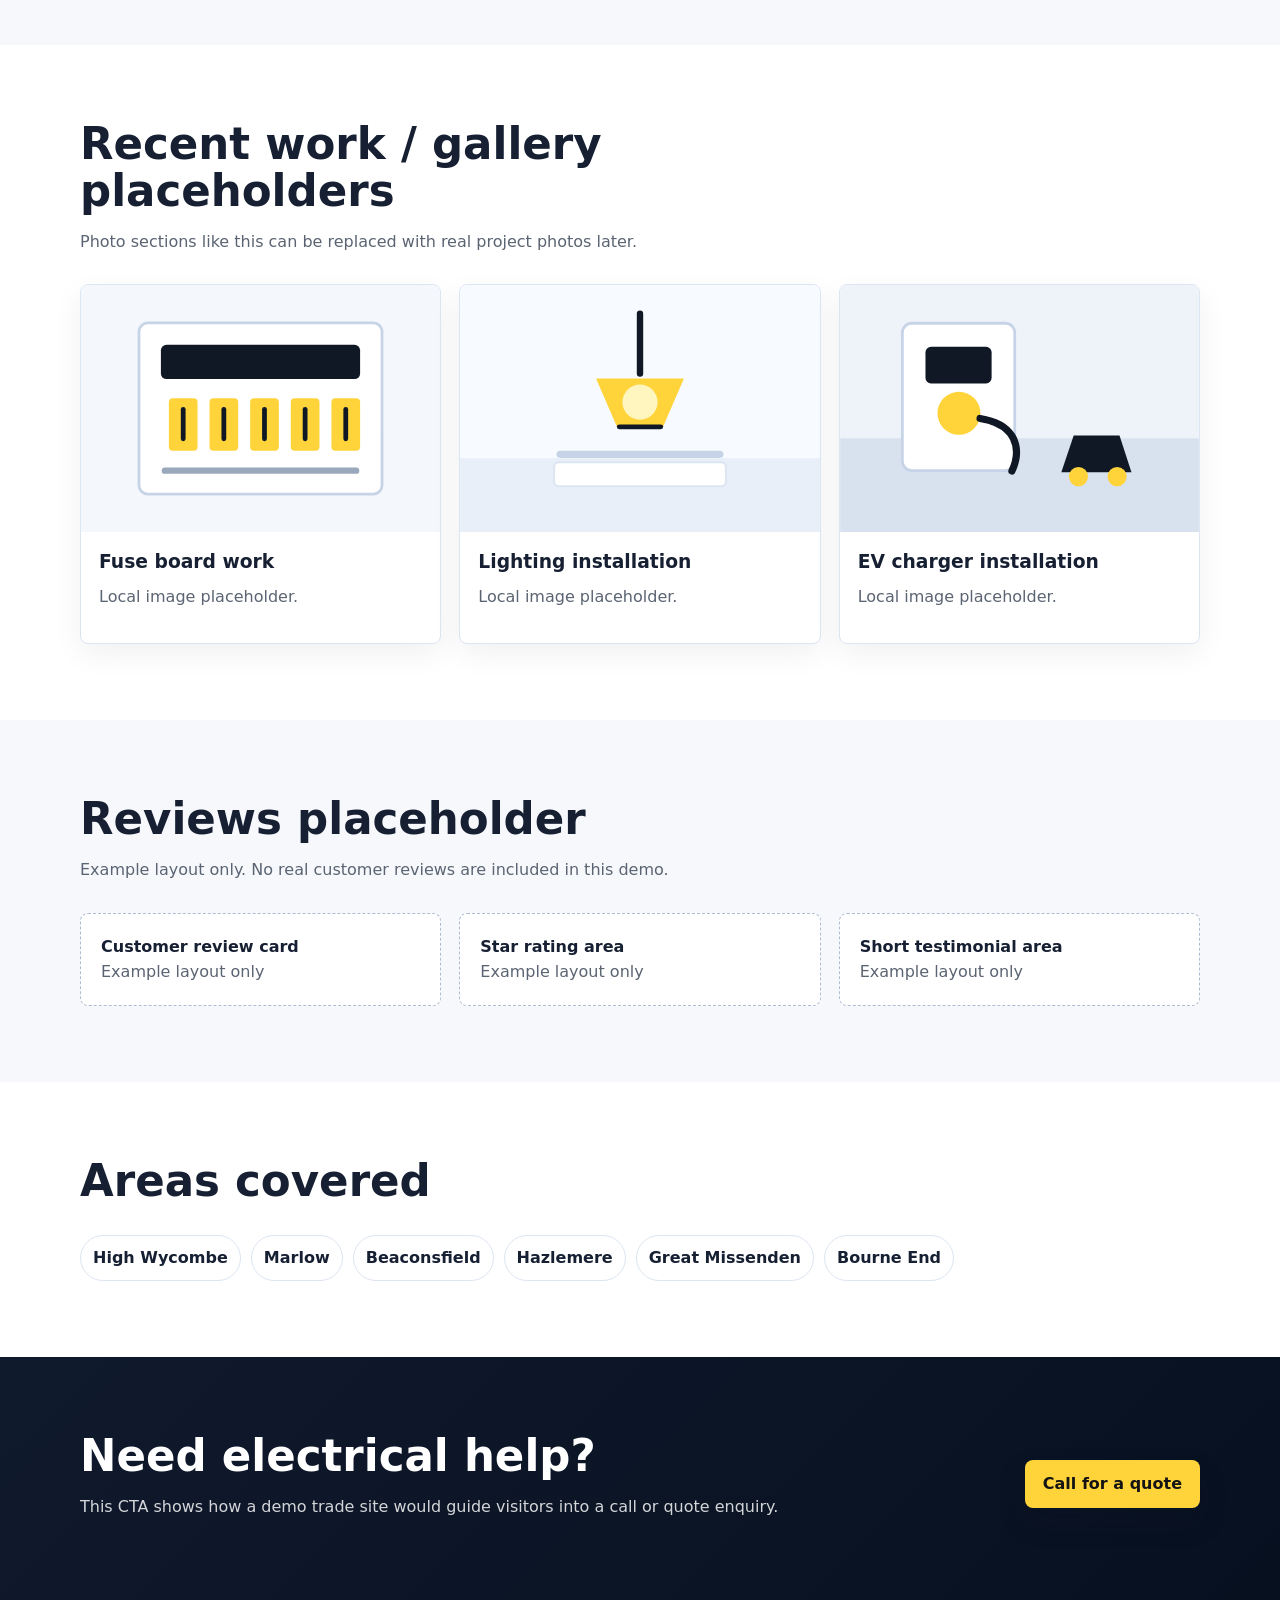
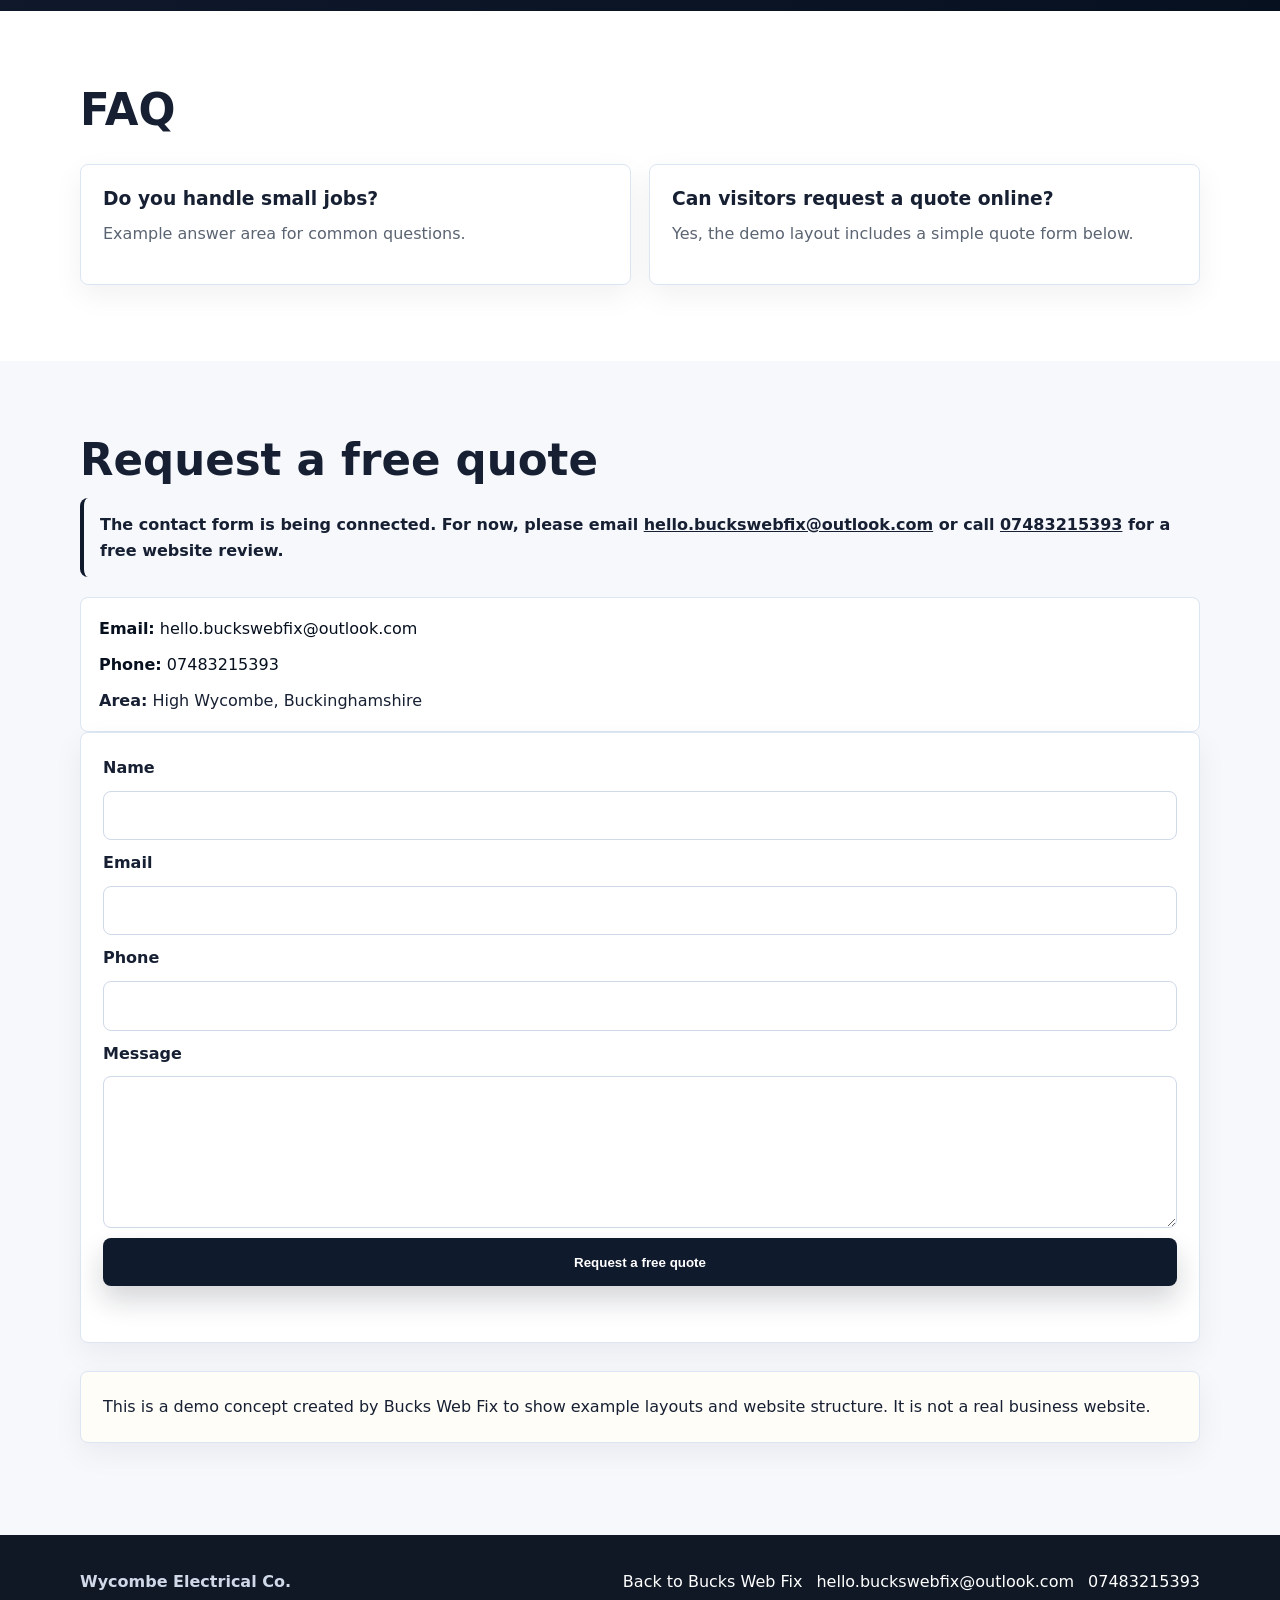
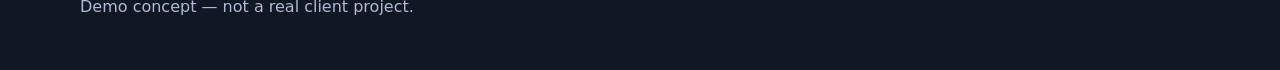
<file: demos/electrician/index.html>
<!DOCTYPE html>
<html lang="en">
  <head>
    <meta charset="utf-8">
    <meta name="viewport" content="width=device-width, initial-scale=1">
    <title>Electrician Website Demo | Bucks Web Fix</title>
    <meta name="description" content="A demo electrician website concept for local electrical businesses in High Wycombe, created by Bucks Web Fix.">
    <meta property="og:title" content="Electrician Website Demo | Bucks Web Fix">
    <meta property="og:description" content="Quote-focused electrician website demo concept for local trades.">
    <meta property="og:type" content="website">
    <link rel="icon" href="../../favicon.svg" type="image/svg+xml">
    <link rel="stylesheet" href="../../demo-styles.css">
  </head>
  <body class="demo-body electrician">
    <header class="demo-header">
      <a class="demo-logo" href="../../">Wycombe Electrical Co.</a>
      <nav class="demo-nav" aria-label="Demo navigation">
        <a href="#services">Services</a>
        <a href="#gallery">Recent work</a>
        <a href="#faq">FAQ</a>
        <a href="#contact">Contact</a>
        <a href="../../#demo-concepts">Back to Bucks Web Fix</a>
      </nav>
    </header>

    <main>
      <section class="demo-hero section-pad">
        <div class="container hero-grid">
          <div>
            <span class="demo-label">Demo concept &mdash; not a real client project</span>
            <h1>Reliable electricians in High Wycombe</h1>
            <p class="hero-sub">Domestic and commercial electrical work, from small repairs to full installations.</p>
            <div class="button-row">
              <a class="button call" href="tel:07483215393">Call for a quote</a>
              <a class="button alt" href="#quote-form">Request a free quote</a>
            </div>
            <div class="trust-strip" aria-label="Example trust badge placeholders">
              <span>Fully insured placeholder</span>
              <span>Local electrician</span>
              <span>Free quotes</span>
            </div>
          </div>
          <figure class="hero-image">
            <img src="../../assets/images/electrician-hero.svg" alt="Electrician working on a clean domestic electrical installation">
          </figure>
        </div>
      </section>

      <section class="section-pad" id="services">
        <div class="container">
          <div class="section-heading">
            <h2>Electrical services</h2>
            <p>A clear services section helps visitors quickly see whether you cover the job they need.</p>
          </div>
          <div class="grid service-grid">
            <article class="service-card"><strong>Emergency electrical repairs</strong></article>
            <article class="service-card"><strong>Lighting installation</strong></article>
            <article class="service-card"><strong>Fuse board upgrades</strong></article>
            <article class="service-card"><strong>Landlord safety certificates</strong></article>
            <article class="service-card"><strong>Rewiring</strong></article>
            <article class="service-card"><strong>EV charger installation</strong></article>
            <article class="service-card"><strong>Outdoor lighting</strong></article>
            <article class="service-card"><strong>Commercial electrical work</strong></article>
          </div>
        </div>
      </section>

      <section class="soft-section section-pad">
        <div class="container">
          <div class="section-heading">
            <h2>Why choose us</h2>
            <p>Example trust points only. A real site would use the business owner’s genuine credentials and wording.</p>
          </div>
          <div class="grid two-grid">
            <article class="info-card"><h3>Clear contact options</h3><p>Prominent call and quote buttons make it easier for visitors to enquire from mobile.</p></article>
            <article class="info-card"><h3>Local service area</h3><p>High Wycombe and nearby towns are shown clearly so customers know you cover them.</p></article>
          </div>
        </div>
      </section>

      <section class="section-pad" id="gallery">
        <div class="container">
          <div class="section-heading">
            <h2>Recent work / gallery placeholders</h2>
            <p>Photo sections like this can be replaced with real project photos later.</p>
          </div>
          <div class="grid gallery-grid">
            <article class="gallery-card">
              <img src="../../assets/images/electrician-fuse-board.svg" alt="Fuse board work placeholder image" loading="lazy">
              <div><h3>Fuse board work</h3><p>Local image placeholder.</p></div>
            </article>
            <article class="gallery-card">
              <img src="../../assets/images/electrician-lighting.svg" alt="Lighting installation placeholder image" loading="lazy">
              <div><h3>Lighting installation</h3><p>Local image placeholder.</p></div>
            </article>
            <article class="gallery-card">
              <img src="../../assets/images/electrician-ev-charger.svg" alt="EV charger installation placeholder image" loading="lazy">
              <div><h3>EV charger installation</h3><p>Local image placeholder.</p></div>
            </article>
          </div>
        </div>
      </section>

      <section class="soft-section section-pad">
        <div class="container">
          <div class="section-heading">
            <h2>Reviews placeholder</h2>
            <p>Example layout only. No real customer reviews are included in this demo.</p>
          </div>
          <div class="review-layout">
            <div class="review-placeholder"><strong>Customer review card</strong><span>Example layout only</span></div>
            <div class="review-placeholder"><strong>Star rating area</strong><span>Example layout only</span></div>
            <div class="review-placeholder"><strong>Short testimonial area</strong><span>Example layout only</span></div>
          </div>
        </div>
      </section>

      <section class="section-pad">
        <div class="container">
          <div class="section-heading"><h2>Areas covered</h2></div>
          <div class="areas">
            <span>High Wycombe</span><span>Marlow</span><span>Beaconsfield</span><span>Hazlemere</span><span>Great Missenden</span><span>Bourne End</span>
          </div>
        </div>
      </section>

      <section class="cta-band section-pad">
        <div class="container cta-inner">
          <div>
            <h2>Need electrical help?</h2>
            <p>This CTA shows how a demo trade site would guide visitors into a call or quote enquiry.</p>
          </div>
          <a class="button call" href="tel:07483215393">Call for a quote</a>
        </div>
      </section>

      <section class="section-pad" id="faq">
        <div class="container">
          <div class="section-heading"><h2>FAQ</h2></div>
          <div class="grid two-grid">
            <article class="faq-card"><h3>Do you handle small jobs?</h3><p>Example answer area for common questions.</p></article>
            <article class="faq-card"><h3>Can visitors request a quote online?</h3><p>Yes, the demo layout includes a simple quote form below.</p></article>
          </div>
        </div>
      </section>

      <section class="soft-section section-pad" id="contact">
        <div class="container contact-grid">
          <div class="contact-copy">
            <h2>Request a free quote</h2>
            <p class="form-note">The contact form is being connected. For now, please email <a href="mailto:hello.buckswebfix@outlook.com">hello.buckswebfix@outlook.com</a> or call <a href="tel:07483215393">07483215393</a> for a free website review.</p>
            <div class="contact-card">
              <a href="mailto:hello.buckswebfix@outlook.com"><strong>Email:</strong> hello.buckswebfix@outlook.com</a>
              <a href="tel:07483215393"><strong>Phone:</strong> 07483215393</a>
              <span><strong>Area:</strong> High Wycombe, Buckinghamshire</span>
            </div>
          </div>
          <form class="contact-form" id="quote-form" action="#" method="post" data-visual-only-form>
            <label for="name">Name</label>
            <input id="name" name="name" type="text">
            <label for="email">Email</label>
            <input id="email" name="email" type="email">
            <label for="phone">Phone</label>
            <input id="phone" name="phone" type="tel">
            <label for="message">Message</label>
            <textarea id="message" name="message" rows="5"></textarea>
            <button class="button" type="submit">Request a free quote</button>
            <p class="form-status" role="status" aria-live="polite"></p>
          </form>
        </div>
        <div class="container">
          <p class="disclaimer">This is a demo concept created by Bucks Web Fix to show example layouts and website structure. It is not a real business website.</p>
        </div>
      </section>
    </main>

    <footer class="demo-footer">
      <div class="container footer-grid">
        <div>
          <strong>Wycombe Electrical Co.</strong>
          <p>Demo concept &mdash; not a real client project.</p>
        </div>
        <nav aria-label="Footer navigation">
          <a href="../../">Back to Bucks Web Fix</a>
          <a href="mailto:hello.buckswebfix@outlook.com">hello.buckswebfix@outlook.com</a>
          <a href="tel:07483215393">07483215393</a>
        </nav>
      </div>
    </footer>
    <script src="../../form-handler.js"></script>
  </body>
</html>
</file>
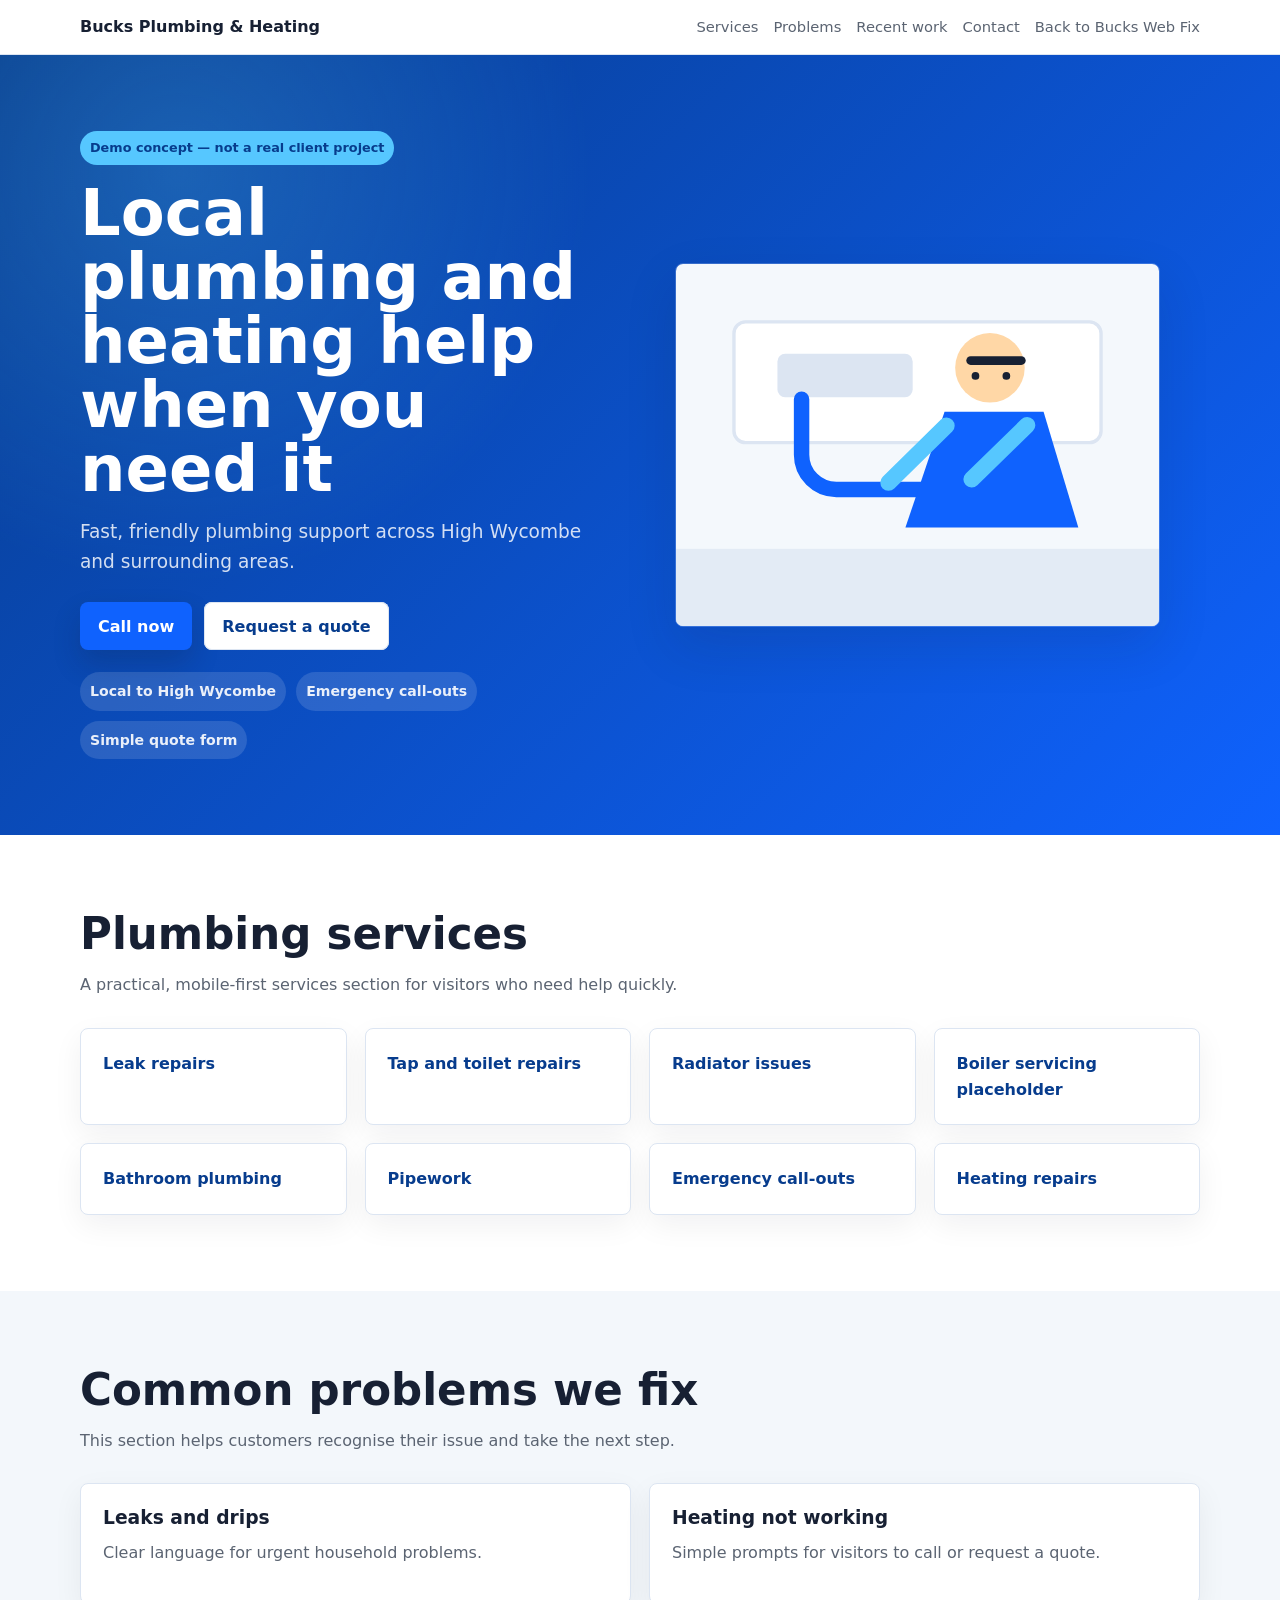
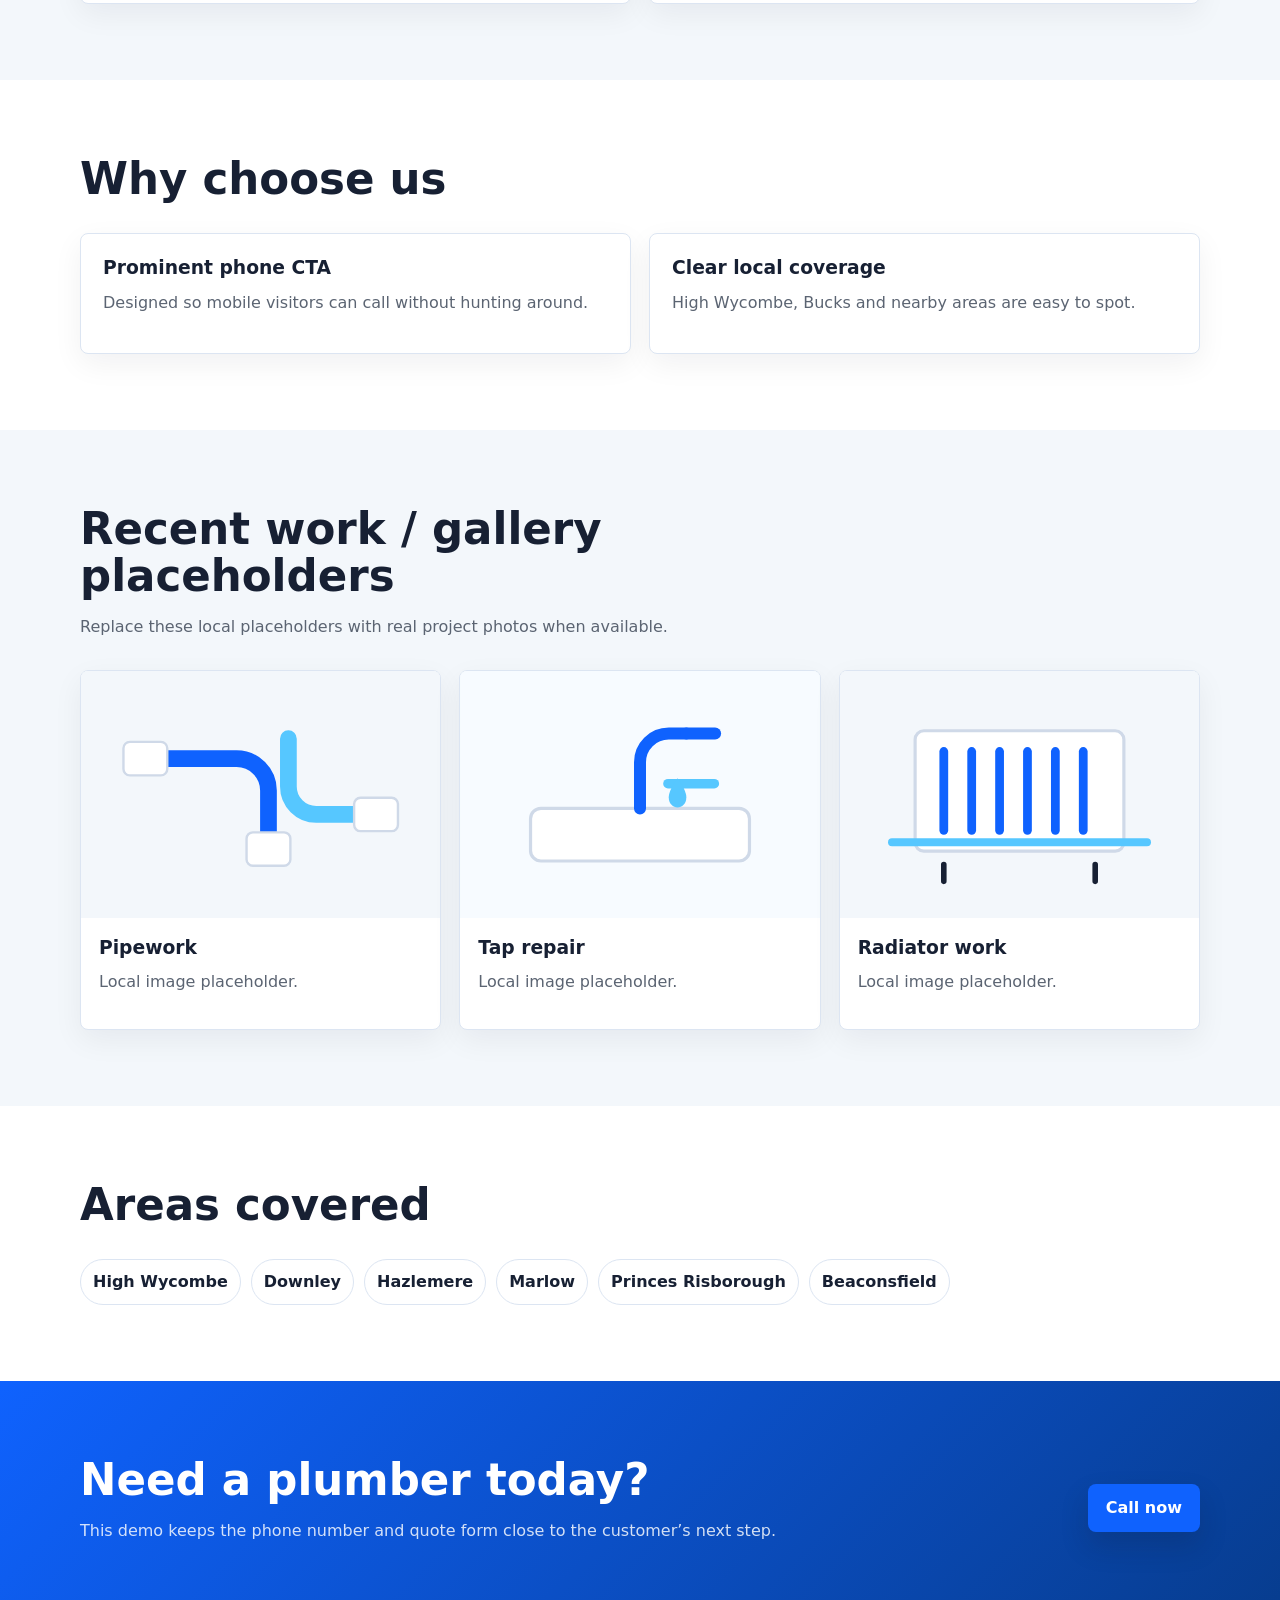
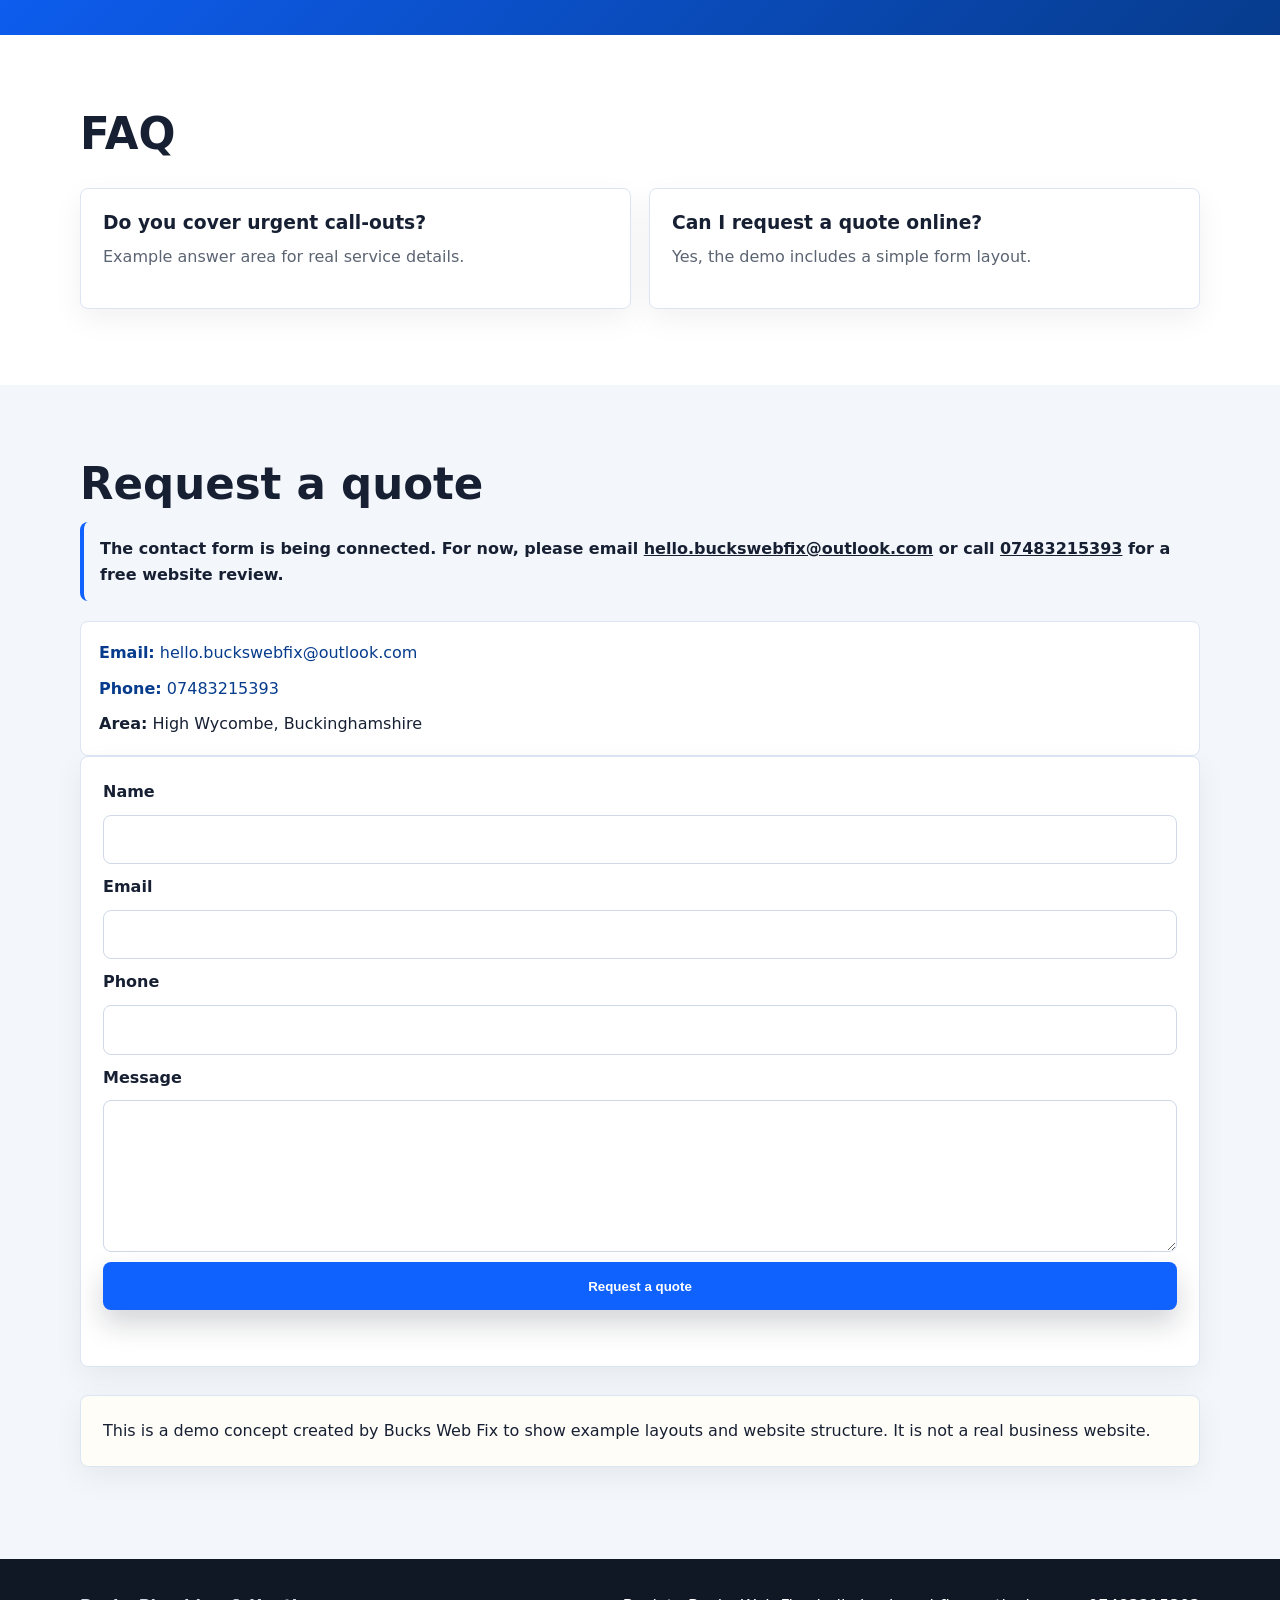
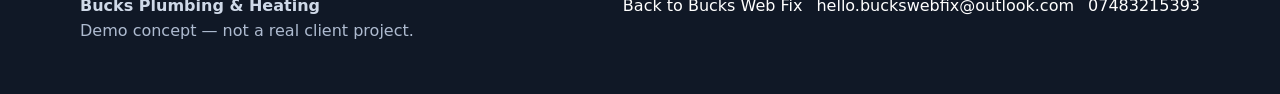
<file: demos/plumbing/index.html>
<!DOCTYPE html>
<html lang="en">
  <head>
    <meta charset="utf-8">
    <meta name="viewport" content="width=device-width, initial-scale=1">
    <title>Plumbing Website Demo | Bucks Web Fix</title>
    <meta name="description" content="A demo plumbing and heating website concept for local businesses in High Wycombe, created by Bucks Web Fix.">
    <meta property="og:title" content="Plumbing Website Demo | Bucks Web Fix">
    <meta property="og:description" content="Mobile-first plumbing website demo concept for local trades.">
    <meta property="og:type" content="website">
    <link rel="icon" href="../../favicon.svg" type="image/svg+xml">
    <link rel="stylesheet" href="../../demo-styles.css">
  </head>
  <body class="demo-body plumbing">
    <header class="demo-header">
      <a class="demo-logo" href="../../">Bucks Plumbing &amp; Heating</a>
      <nav class="demo-nav" aria-label="Demo navigation">
        <a href="#services">Services</a>
        <a href="#problems">Problems</a>
        <a href="#gallery">Recent work</a>
        <a href="#contact">Contact</a>
        <a href="../../#demo-concepts">Back to Bucks Web Fix</a>
      </nav>
    </header>

    <main>
      <section class="demo-hero section-pad">
        <div class="container hero-grid">
          <div>
            <span class="demo-label">Demo concept &mdash; not a real client project</span>
            <h1>Local plumbing and heating help when you need it</h1>
            <p class="hero-sub">Fast, friendly plumbing support across High Wycombe and surrounding areas.</p>
            <div class="button-row">
              <a class="button call" href="tel:07483215393">Call now</a>
              <a class="button alt" href="#quote-form">Request a quote</a>
            </div>
            <div class="trust-strip">
              <span>Local to High Wycombe</span>
              <span>Emergency call-outs</span>
              <span>Simple quote form</span>
            </div>
          </div>
          <figure class="hero-image">
            <img src="../../assets/images/plumbing-hero.svg" alt="Plumber working under a sink in a clean domestic setting">
          </figure>
        </div>
      </section>

      <section class="section-pad" id="services">
        <div class="container">
          <div class="section-heading">
            <h2>Plumbing services</h2>
            <p>A practical, mobile-first services section for visitors who need help quickly.</p>
          </div>
          <div class="grid service-grid">
            <article class="service-card"><strong>Leak repairs</strong></article>
            <article class="service-card"><strong>Tap and toilet repairs</strong></article>
            <article class="service-card"><strong>Radiator issues</strong></article>
            <article class="service-card"><strong>Boiler servicing placeholder</strong></article>
            <article class="service-card"><strong>Bathroom plumbing</strong></article>
            <article class="service-card"><strong>Pipework</strong></article>
            <article class="service-card"><strong>Emergency call-outs</strong></article>
            <article class="service-card"><strong>Heating repairs</strong></article>
          </div>
        </div>
      </section>

      <section class="soft-section section-pad" id="problems">
        <div class="container">
          <div class="section-heading">
            <h2>Common problems we fix</h2>
            <p>This section helps customers recognise their issue and take the next step.</p>
          </div>
          <div class="grid two-grid">
            <article class="info-card"><h3>Leaks and drips</h3><p>Clear language for urgent household problems.</p></article>
            <article class="info-card"><h3>Heating not working</h3><p>Simple prompts for visitors to call or request a quote.</p></article>
          </div>
        </div>
      </section>

      <section class="section-pad">
        <div class="container">
          <div class="section-heading"><h2>Why choose us</h2></div>
          <div class="grid two-grid">
            <article class="info-card"><h3>Prominent phone CTA</h3><p>Designed so mobile visitors can call without hunting around.</p></article>
            <article class="info-card"><h3>Clear local coverage</h3><p>High Wycombe, Bucks and nearby areas are easy to spot.</p></article>
          </div>
        </div>
      </section>

      <section class="soft-section section-pad" id="gallery">
        <div class="container">
          <div class="section-heading">
            <h2>Recent work / gallery placeholders</h2>
            <p>Replace these local placeholders with real project photos when available.</p>
          </div>
          <div class="grid gallery-grid">
            <article class="gallery-card">
              <img src="../../assets/images/plumbing-pipework.svg" alt="Pipework repair placeholder image" loading="lazy">
              <div><h3>Pipework</h3><p>Local image placeholder.</p></div>
            </article>
            <article class="gallery-card">
              <img src="../../assets/images/plumbing-tap-repair.svg" alt="Tap repair placeholder image" loading="lazy">
              <div><h3>Tap repair</h3><p>Local image placeholder.</p></div>
            </article>
            <article class="gallery-card">
              <img src="../../assets/images/plumbing-radiator.svg" alt="Radiator and heating work placeholder image" loading="lazy">
              <div><h3>Radiator work</h3><p>Local image placeholder.</p></div>
            </article>
          </div>
        </div>
      </section>

      <section class="section-pad">
        <div class="container">
          <div class="section-heading"><h2>Areas covered</h2></div>
          <div class="areas">
            <span>High Wycombe</span><span>Downley</span><span>Hazlemere</span><span>Marlow</span><span>Princes Risborough</span><span>Beaconsfield</span>
          </div>
        </div>
      </section>

      <section class="cta-band section-pad">
        <div class="container cta-inner">
          <div>
            <h2>Need a plumber today?</h2>
            <p>This demo keeps the phone number and quote form close to the customer’s next step.</p>
          </div>
          <a class="button call" href="tel:07483215393">Call now</a>
        </div>
      </section>

      <section class="section-pad" id="faq">
        <div class="container">
          <div class="section-heading"><h2>FAQ</h2></div>
          <div class="grid two-grid">
            <article class="faq-card"><h3>Do you cover urgent call-outs?</h3><p>Example answer area for real service details.</p></article>
            <article class="faq-card"><h3>Can I request a quote online?</h3><p>Yes, the demo includes a simple form layout.</p></article>
          </div>
        </div>
      </section>

      <section class="soft-section section-pad" id="contact">
        <div class="container contact-grid">
          <div class="contact-copy">
            <h2>Request a quote</h2>
            <p class="form-note">The contact form is being connected. For now, please email <a href="mailto:hello.buckswebfix@outlook.com">hello.buckswebfix@outlook.com</a> or call <a href="tel:07483215393">07483215393</a> for a free website review.</p>
            <div class="contact-card">
              <a href="mailto:hello.buckswebfix@outlook.com"><strong>Email:</strong> hello.buckswebfix@outlook.com</a>
              <a href="tel:07483215393"><strong>Phone:</strong> 07483215393</a>
              <span><strong>Area:</strong> High Wycombe, Buckinghamshire</span>
            </div>
          </div>
          <form class="contact-form" id="quote-form" action="#" method="post" data-visual-only-form>
            <label for="name">Name</label>
            <input id="name" name="name" type="text">
            <label for="email">Email</label>
            <input id="email" name="email" type="email">
            <label for="phone">Phone</label>
            <input id="phone" name="phone" type="tel">
            <label for="message">Message</label>
            <textarea id="message" name="message" rows="5"></textarea>
            <button class="button" type="submit">Request a quote</button>
            <p class="form-status" role="status" aria-live="polite"></p>
          </form>
        </div>
        <div class="container">
          <p class="disclaimer">This is a demo concept created by Bucks Web Fix to show example layouts and website structure. It is not a real business website.</p>
        </div>
      </section>
    </main>

    <footer class="demo-footer">
      <div class="container footer-grid">
        <div>
          <strong>Bucks Plumbing &amp; Heating</strong>
          <p>Demo concept &mdash; not a real client project.</p>
        </div>
        <nav aria-label="Footer navigation">
          <a href="../../">Back to Bucks Web Fix</a>
          <a href="mailto:hello.buckswebfix@outlook.com">hello.buckswebfix@outlook.com</a>
          <a href="tel:07483215393">07483215393</a>
        </nav>
      </div>
    </footer>
    <script src="../../form-handler.js"></script>
  </body>
</html>
</file>
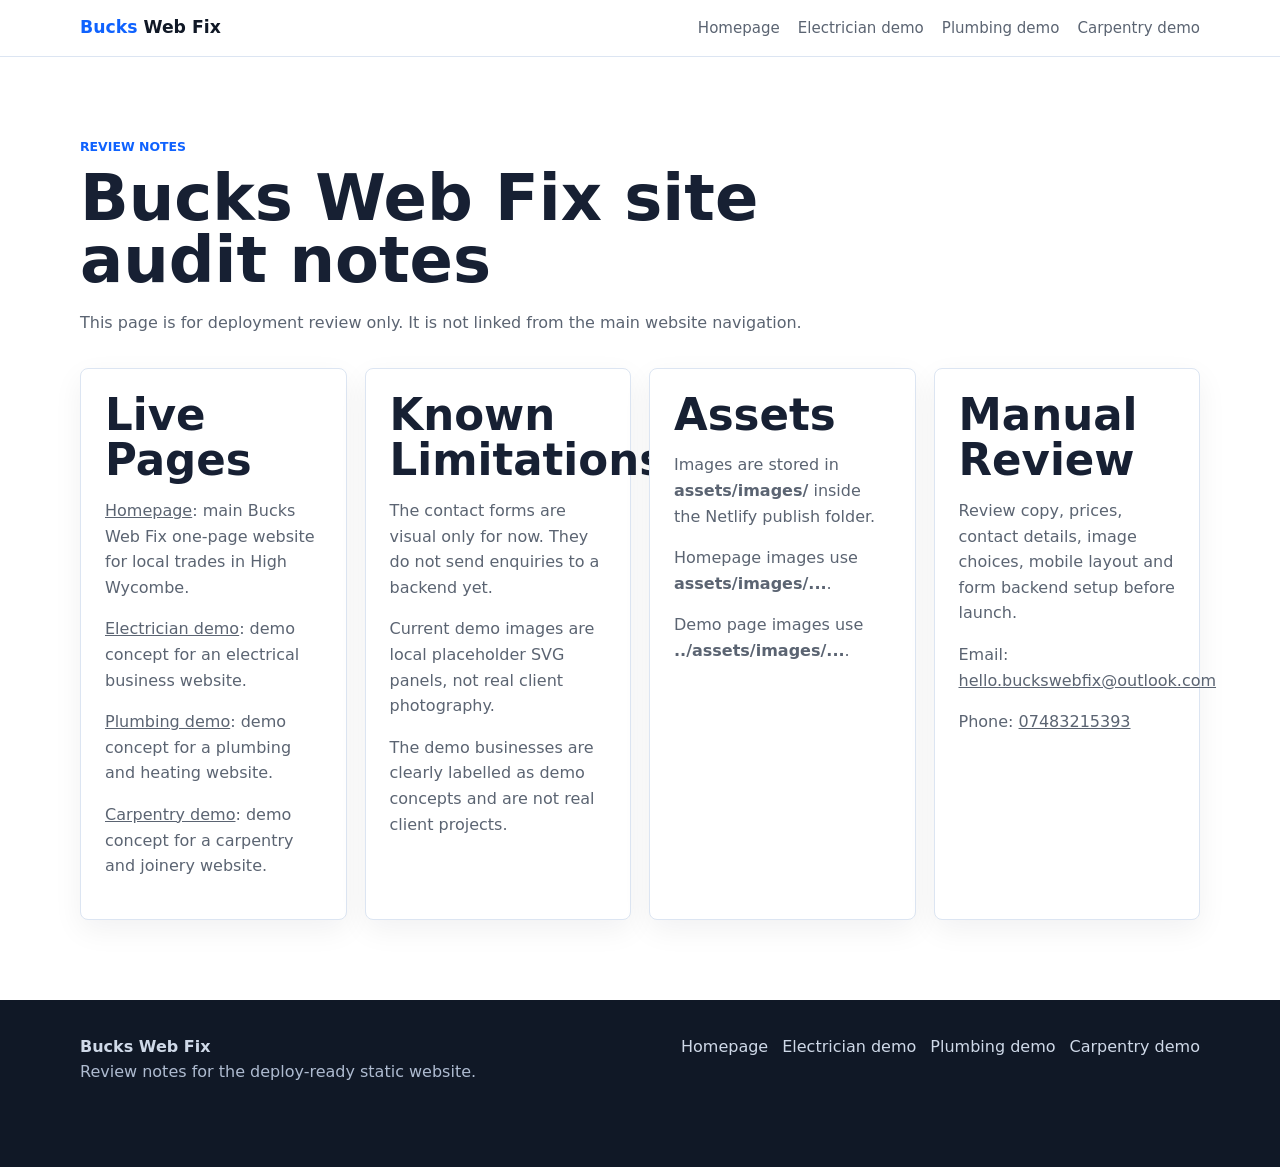
<file: site-audit-notes.html>
<!DOCTYPE html>
<html lang="en">
  <head>
    <meta charset="utf-8">
    <meta name="viewport" content="width=device-width, initial-scale=1">
    <title>Bucks Web Fix | Site Audit Notes</title>
    <meta name="description" content="Review notes for the Bucks Web Fix static website before public deployment.">
    <meta name="robots" content="noindex">
    <link rel="icon" href="favicon.svg" type="image/svg+xml">
    <link rel="stylesheet" href="styles.css">
  </head>
  <body>
    <header class="site-header">
      <a class="logo" href="index.html" aria-label="Back to Bucks Web Fix homepage">
        <span>Bucks</span> Web Fix
      </a>
      <nav class="nav" aria-label="Audit page navigation">
        <a href="index.html">Homepage</a>
        <a href="demos/electrician.html">Electrician demo</a>
        <a href="demos/plumbing.html">Plumbing demo</a>
        <a href="demos/carpentry.html">Carpentry demo</a>
      </nav>
    </header>

    <main>
      <section class="section-pad">
        <div class="container">
          <div class="section-heading">
            <p class="eyebrow">Review notes</p>
            <h1>Bucks Web Fix site audit notes</h1>
            <p>This page is for deployment review only. It is not linked from the main website navigation.</p>
          </div>

          <div class="card-grid four">
            <article class="service-card">
              <h2>Live Pages</h2>
              <p><a href="index.html">Homepage</a>: main Bucks Web Fix one-page website for local trades in High Wycombe.</p>
              <p><a href="demos/electrician.html">Electrician demo</a>: demo concept for an electrical business website.</p>
              <p><a href="demos/plumbing.html">Plumbing demo</a>: demo concept for a plumbing and heating website.</p>
              <p><a href="demos/carpentry.html">Carpentry demo</a>: demo concept for a carpentry and joinery website.</p>
            </article>

            <article class="service-card">
              <h2>Known Limitations</h2>
              <p>The contact forms are visual only for now. They do not send enquiries to a backend yet.</p>
              <p>Current demo images are local placeholder SVG panels, not real client photography.</p>
              <p>The demo businesses are clearly labelled as demo concepts and are not real client projects.</p>
            </article>

            <article class="service-card">
              <h2>Assets</h2>
              <p>Images are stored in <strong>assets/images/</strong> inside the Netlify publish folder.</p>
              <p>Homepage images use <strong>assets/images/...</strong>.</p>
              <p>Demo page images use <strong>../assets/images/...</strong>.</p>
            </article>

            <article class="service-card">
              <h2>Manual Review</h2>
              <p>Review copy, prices, contact details, image choices, mobile layout and form backend setup before launch.</p>
              <p>Email: <a href="mailto:hello.buckswebfix@outlook.com">hello.buckswebfix@outlook.com</a></p>
              <p>Phone: <a href="tel:07483215393">07483215393</a></p>
            </article>
          </div>
        </div>
      </section>
    </main>

    <footer class="site-footer">
      <div class="container footer-grid">
        <div>
          <strong>Bucks Web Fix</strong>
          <p>Review notes for the deploy-ready static website.</p>
        </div>
        <nav aria-label="Footer navigation">
          <a href="index.html">Homepage</a>
          <a href="demos/electrician.html">Electrician demo</a>
          <a href="demos/plumbing.html">Plumbing demo</a>
          <a href="demos/carpentry.html">Carpentry demo</a>
        </nav>
      </div>
    </footer>
  </body>
</html>
</file>
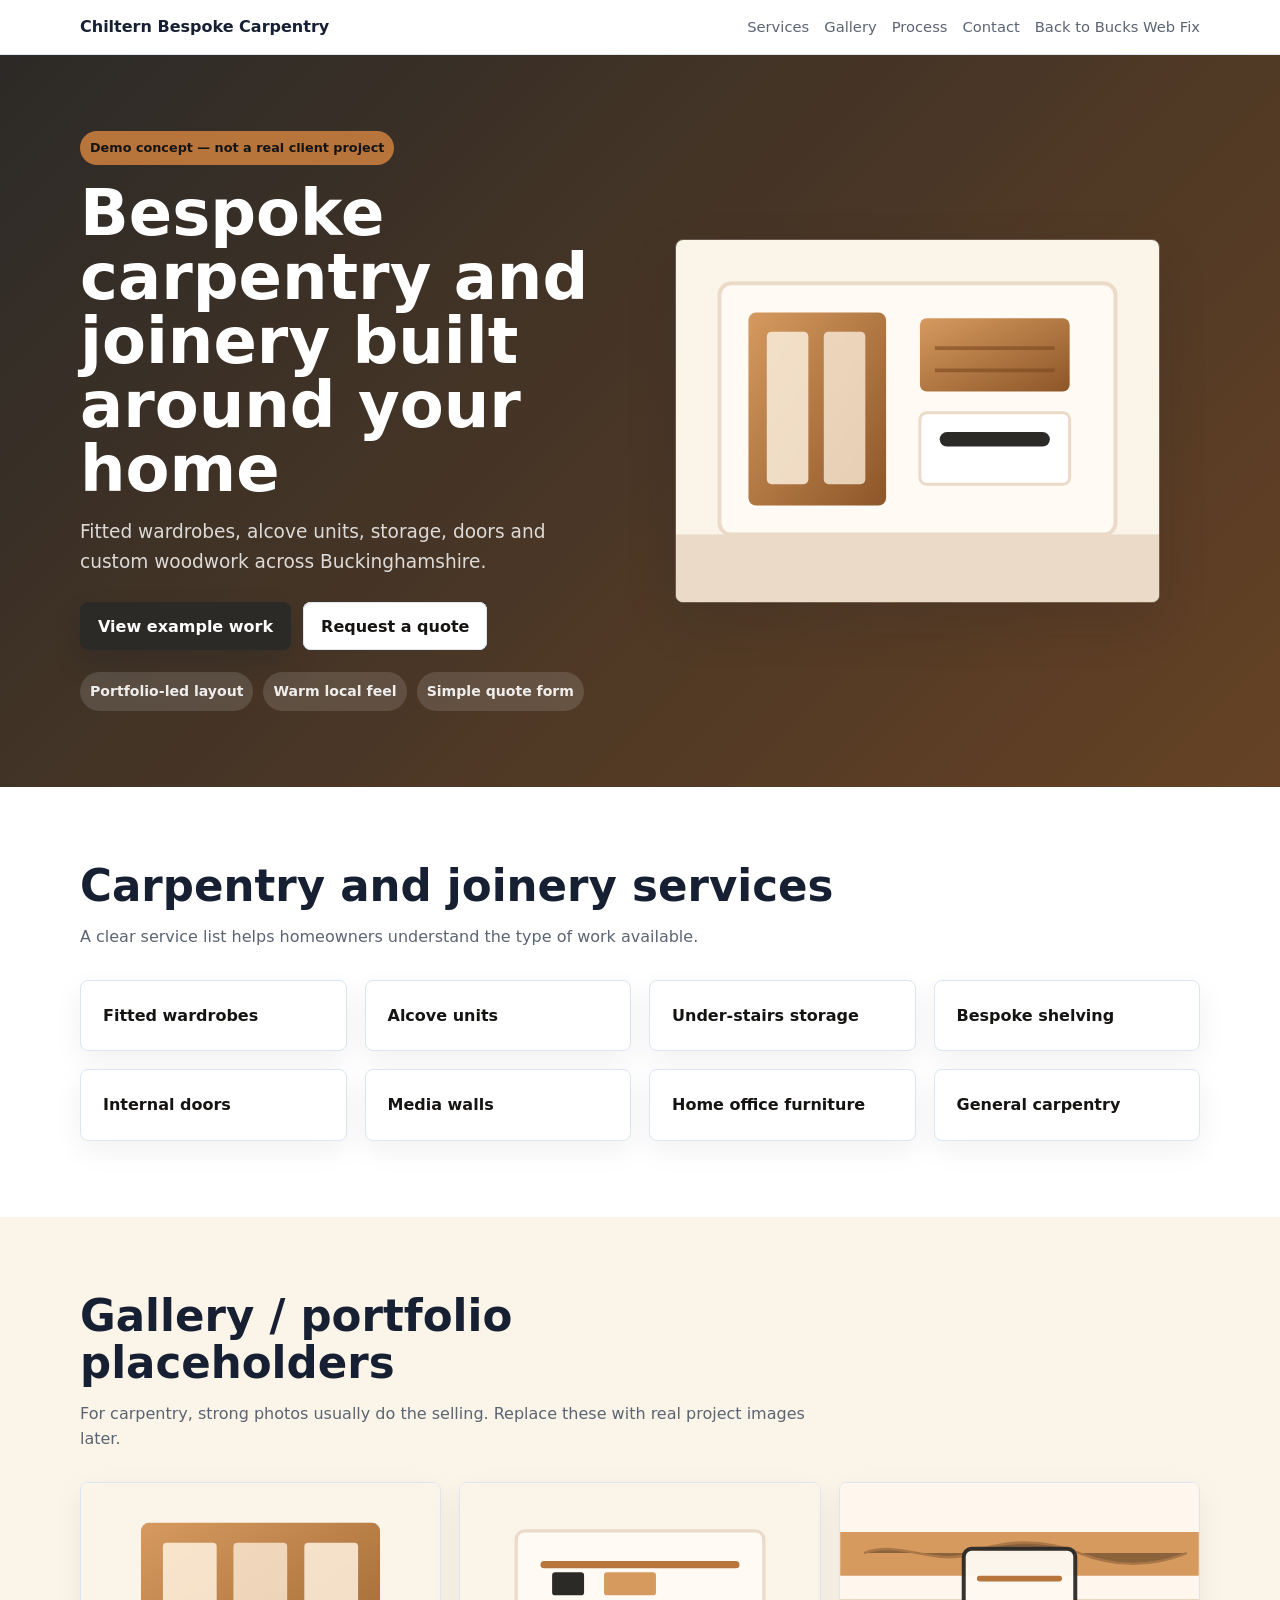
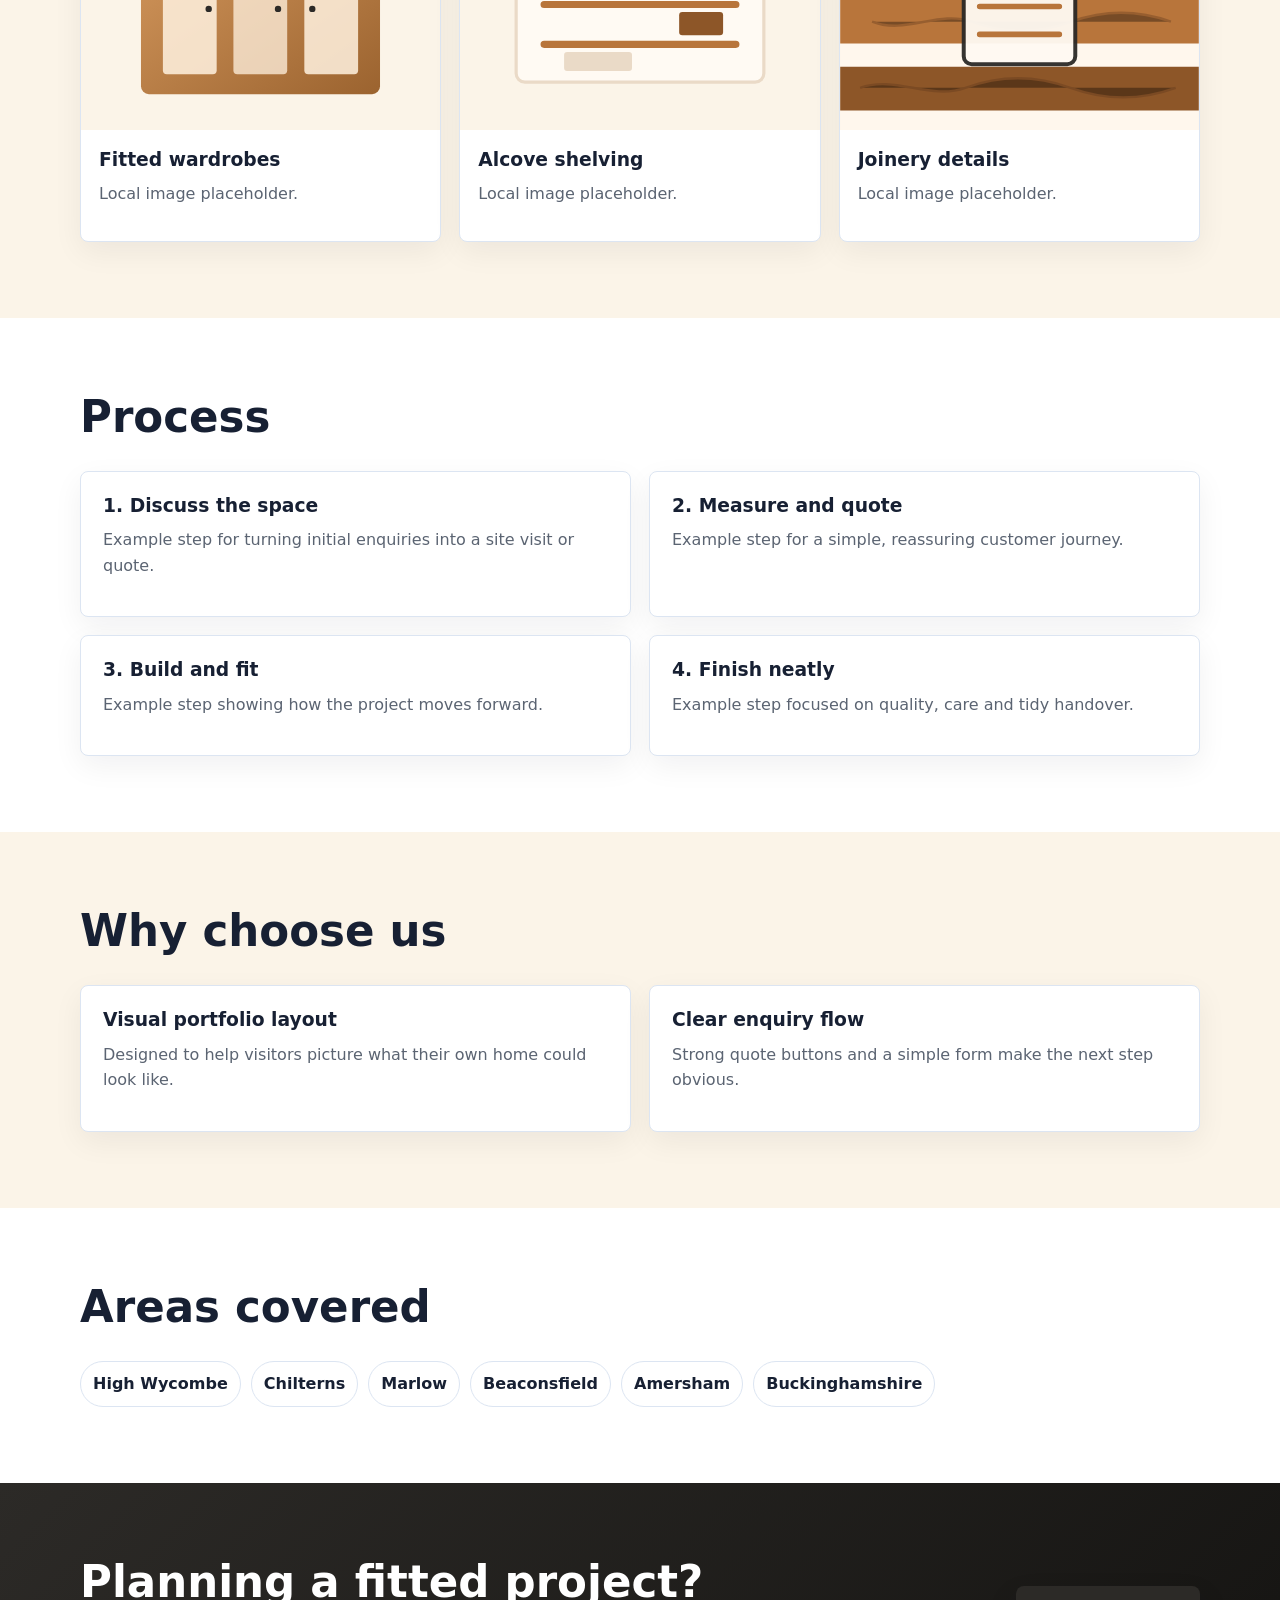
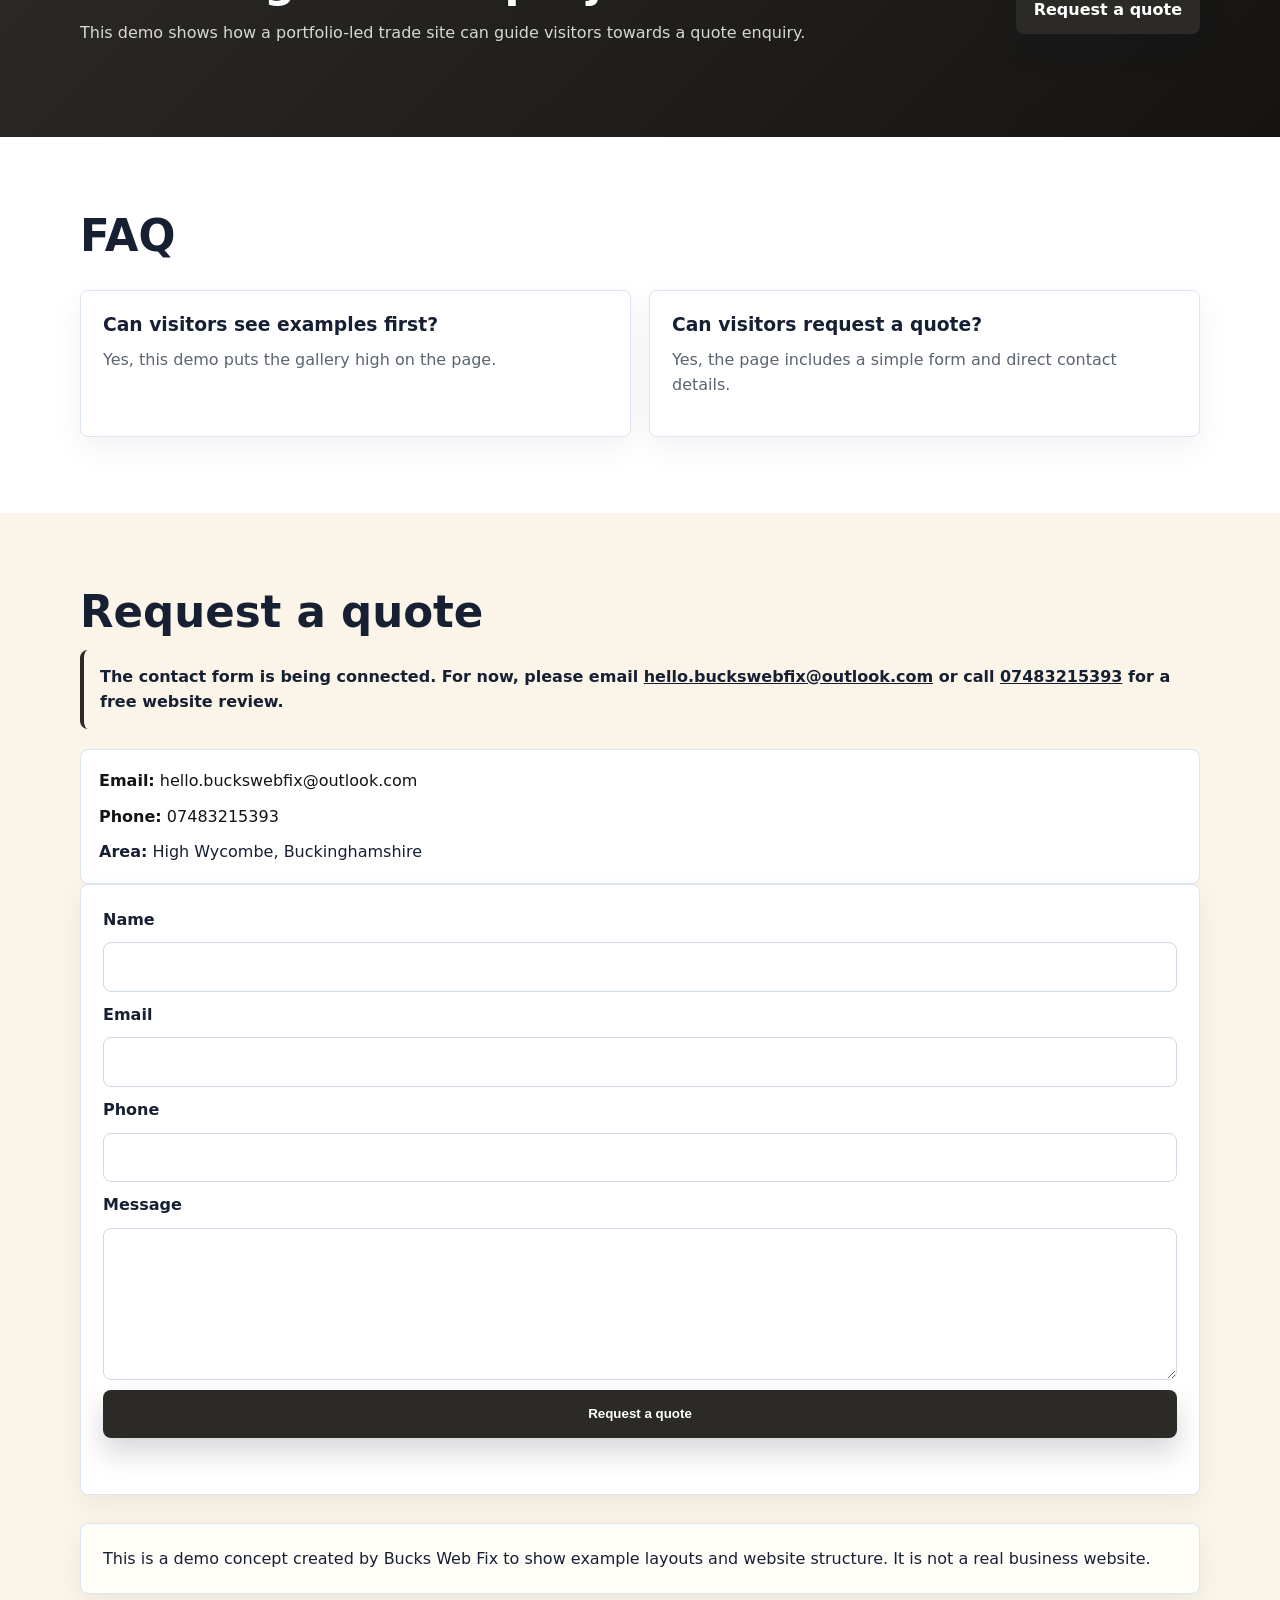
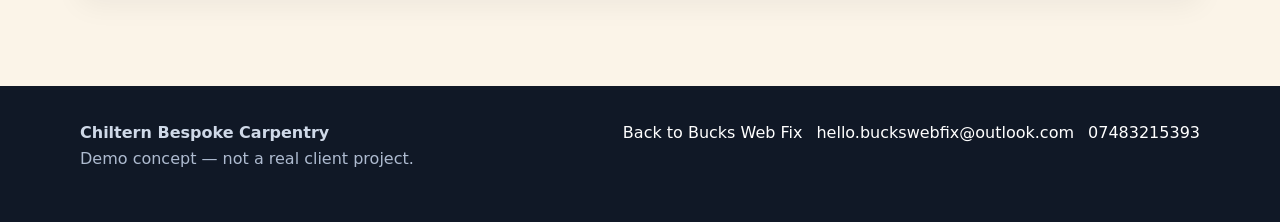
<file: demos/carpentry.html>
<!DOCTYPE html>
<html lang="en">
  <head>
    <meta charset="utf-8">
    <meta name="viewport" content="width=device-width, initial-scale=1">
    <title>Carpentry Website Demo | Bucks Web Fix</title>
    <meta name="description" content="A premium carpentry and joinery website demo concept for local businesses in Buckinghamshire, created by Bucks Web Fix.">
    <meta property="og:title" content="Carpentry Website Demo | Bucks Web Fix">
    <meta property="og:description" content="Portfolio-led carpentry website demo concept for local trades.">
    <meta property="og:type" content="website">
    <link rel="icon" href="../favicon.svg" type="image/svg+xml">
    <link rel="stylesheet" href="../demo-styles.css">
  </head>
  <body class="demo-body carpentry">
    <header class="demo-header">
      <a class="demo-logo" href="../index.html">Chiltern Bespoke Carpentry</a>
      <nav class="demo-nav" aria-label="Demo navigation">
        <a href="#services">Services</a>
        <a href="#gallery">Gallery</a>
        <a href="#process">Process</a>
        <a href="#contact">Contact</a>
        <a href="../index.html#demo-concepts">Back to Bucks Web Fix</a>
      </nav>
    </header>

    <main>
      <section class="demo-hero section-pad">
        <div class="container hero-grid">
          <div>
            <span class="demo-label">Demo concept &mdash; not a real client project</span>
            <h1>Bespoke carpentry and joinery built around your home</h1>
            <p class="hero-sub">Fitted wardrobes, alcove units, storage, doors and custom woodwork across Buckinghamshire.</p>
            <div class="button-row">
              <a class="button" href="#gallery">View example work</a>
              <a class="button alt" href="#quote-form">Request a quote</a>
            </div>
            <div class="trust-strip">
              <span>Portfolio-led layout</span>
              <span>Warm local feel</span>
              <span>Simple quote form</span>
            </div>
          </div>
          <figure class="hero-image">
            <img src="../assets/images/carpentry-hero.svg" alt="Bespoke fitted carpentry in a warm modern home interior">
          </figure>
        </div>
      </section>

      <section class="section-pad" id="services">
        <div class="container">
          <div class="section-heading">
            <h2>Carpentry and joinery services</h2>
            <p>A clear service list helps homeowners understand the type of work available.</p>
          </div>
          <div class="grid service-grid">
            <article class="service-card"><strong>Fitted wardrobes</strong></article>
            <article class="service-card"><strong>Alcove units</strong></article>
            <article class="service-card"><strong>Under-stairs storage</strong></article>
            <article class="service-card"><strong>Bespoke shelving</strong></article>
            <article class="service-card"><strong>Internal doors</strong></article>
            <article class="service-card"><strong>Media walls</strong></article>
            <article class="service-card"><strong>Home office furniture</strong></article>
            <article class="service-card"><strong>General carpentry</strong></article>
          </div>
        </div>
      </section>

      <section class="soft-section section-pad" id="gallery">
        <div class="container">
          <div class="section-heading">
            <h2>Gallery / portfolio placeholders</h2>
            <p>For carpentry, strong photos usually do the selling. Replace these with real project images later.</p>
          </div>
          <div class="grid gallery-grid">
            <article class="gallery-card">
              <img src="../assets/images/carpentry-wardrobes.svg" alt="Fitted wardrobes portfolio placeholder image" loading="lazy">
              <div><h3>Fitted wardrobes</h3><p>Local image placeholder.</p></div>
            </article>
            <article class="gallery-card">
              <img src="../assets/images/carpentry-alcove.svg" alt="Alcove shelving portfolio placeholder image" loading="lazy">
              <div><h3>Alcove shelving</h3><p>Local image placeholder.</p></div>
            </article>
            <article class="gallery-card">
              <img src="../assets/images/carpentry-joinery-detail.svg" alt="Custom joinery detail placeholder image" loading="lazy">
              <div><h3>Joinery details</h3><p>Local image placeholder.</p></div>
            </article>
          </div>
        </div>
      </section>

      <section class="section-pad" id="process">
        <div class="container">
          <div class="section-heading"><h2>Process</h2></div>
          <div class="grid two-grid">
            <article class="process-step"><h3>1. Discuss the space</h3><p>Example step for turning initial enquiries into a site visit or quote.</p></article>
            <article class="process-step"><h3>2. Measure and quote</h3><p>Example step for a simple, reassuring customer journey.</p></article>
            <article class="process-step"><h3>3. Build and fit</h3><p>Example step showing how the project moves forward.</p></article>
            <article class="process-step"><h3>4. Finish neatly</h3><p>Example step focused on quality, care and tidy handover.</p></article>
          </div>
        </div>
      </section>

      <section class="soft-section section-pad">
        <div class="container">
          <div class="section-heading"><h2>Why choose us</h2></div>
          <div class="grid two-grid">
            <article class="info-card"><h3>Visual portfolio layout</h3><p>Designed to help visitors picture what their own home could look like.</p></article>
            <article class="info-card"><h3>Clear enquiry flow</h3><p>Strong quote buttons and a simple form make the next step obvious.</p></article>
          </div>
        </div>
      </section>

      <section class="section-pad">
        <div class="container">
          <div class="section-heading"><h2>Areas covered</h2></div>
          <div class="areas">
            <span>High Wycombe</span><span>Chilterns</span><span>Marlow</span><span>Beaconsfield</span><span>Amersham</span><span>Buckinghamshire</span>
          </div>
        </div>
      </section>

      <section class="cta-band section-pad">
        <div class="container cta-inner">
          <div>
            <h2>Planning a fitted project?</h2>
            <p>This demo shows how a portfolio-led trade site can guide visitors towards a quote enquiry.</p>
          </div>
          <a class="button" href="#quote-form">Request a quote</a>
        </div>
      </section>

      <section class="section-pad" id="faq">
        <div class="container">
          <div class="section-heading"><h2>FAQ</h2></div>
          <div class="grid two-grid">
            <article class="faq-card"><h3>Can visitors see examples first?</h3><p>Yes, this demo puts the gallery high on the page.</p></article>
            <article class="faq-card"><h3>Can visitors request a quote?</h3><p>Yes, the page includes a simple form and direct contact details.</p></article>
          </div>
        </div>
      </section>

      <section class="soft-section section-pad" id="contact">
        <div class="container contact-grid">
          <div class="contact-copy">
            <h2>Request a quote</h2>
            <p class="form-note">The contact form is being connected. For now, please email <a href="mailto:hello.buckswebfix@outlook.com">hello.buckswebfix@outlook.com</a> or call <a href="tel:07483215393">07483215393</a> for a free website review.</p>
            <div class="contact-card">
              <a href="mailto:hello.buckswebfix@outlook.com"><strong>Email:</strong> hello.buckswebfix@outlook.com</a>
              <a href="tel:07483215393"><strong>Phone:</strong> 07483215393</a>
              <span><strong>Area:</strong> High Wycombe, Buckinghamshire</span>
            </div>
          </div>
          <form class="contact-form" id="quote-form" action="#" method="post" data-visual-only-form>
            <label for="name">Name</label>
            <input id="name" name="name" type="text">
            <label for="email">Email</label>
            <input id="email" name="email" type="email">
            <label for="phone">Phone</label>
            <input id="phone" name="phone" type="tel">
            <label for="message">Message</label>
            <textarea id="message" name="message" rows="5"></textarea>
            <button class="button" type="submit">Request a quote</button>
            <p class="form-status" role="status" aria-live="polite"></p>
          </form>
        </div>
        <div class="container">
          <p class="disclaimer">This is a demo concept created by Bucks Web Fix to show example layouts and website structure. It is not a real business website.</p>
        </div>
      </section>
    </main>

    <footer class="demo-footer">
      <div class="container footer-grid">
        <div>
          <strong>Chiltern Bespoke Carpentry</strong>
          <p>Demo concept &mdash; not a real client project.</p>
        </div>
        <nav aria-label="Footer navigation">
          <a href="../index.html">Back to Bucks Web Fix</a>
          <a href="mailto:hello.buckswebfix@outlook.com">hello.buckswebfix@outlook.com</a>
          <a href="tel:07483215393">07483215393</a>
        </nav>
      </div>
    </footer>
    <script src="../form-handler.js"></script>
  </body>
</html>
</file>
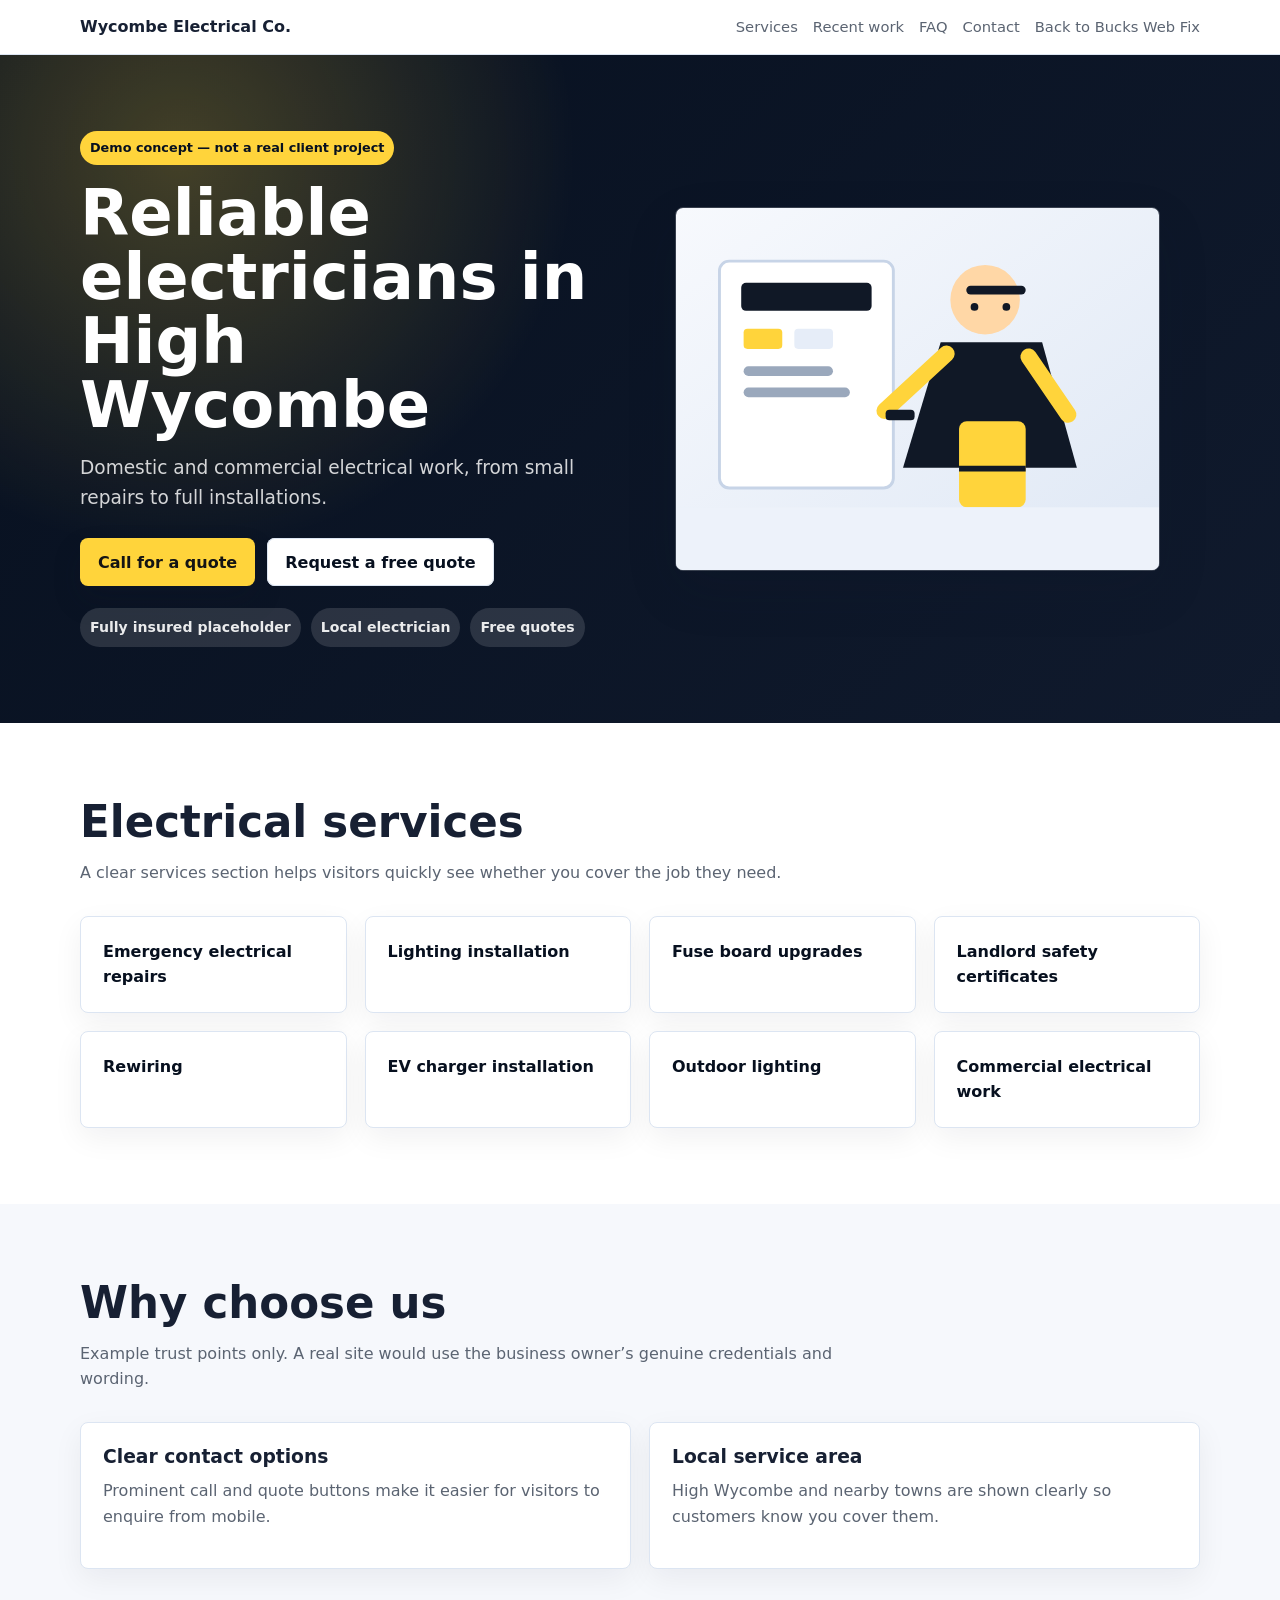
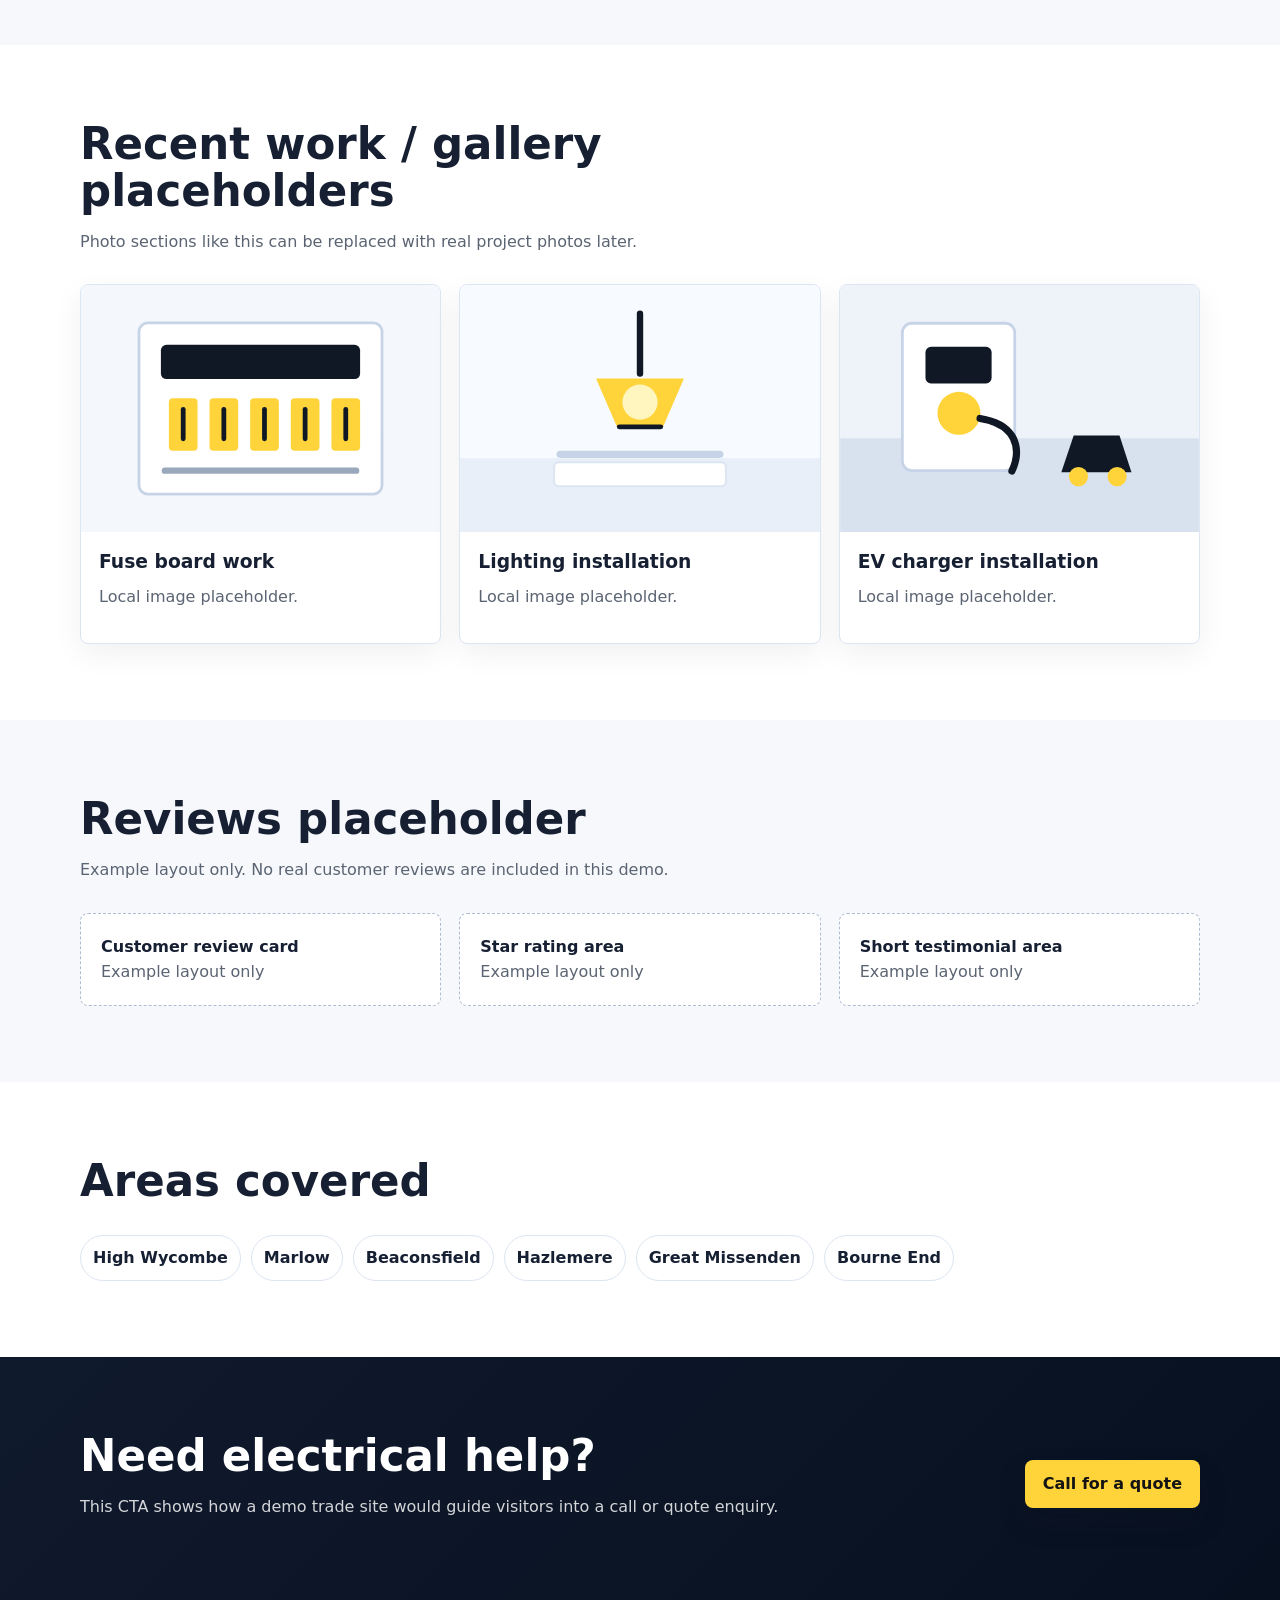
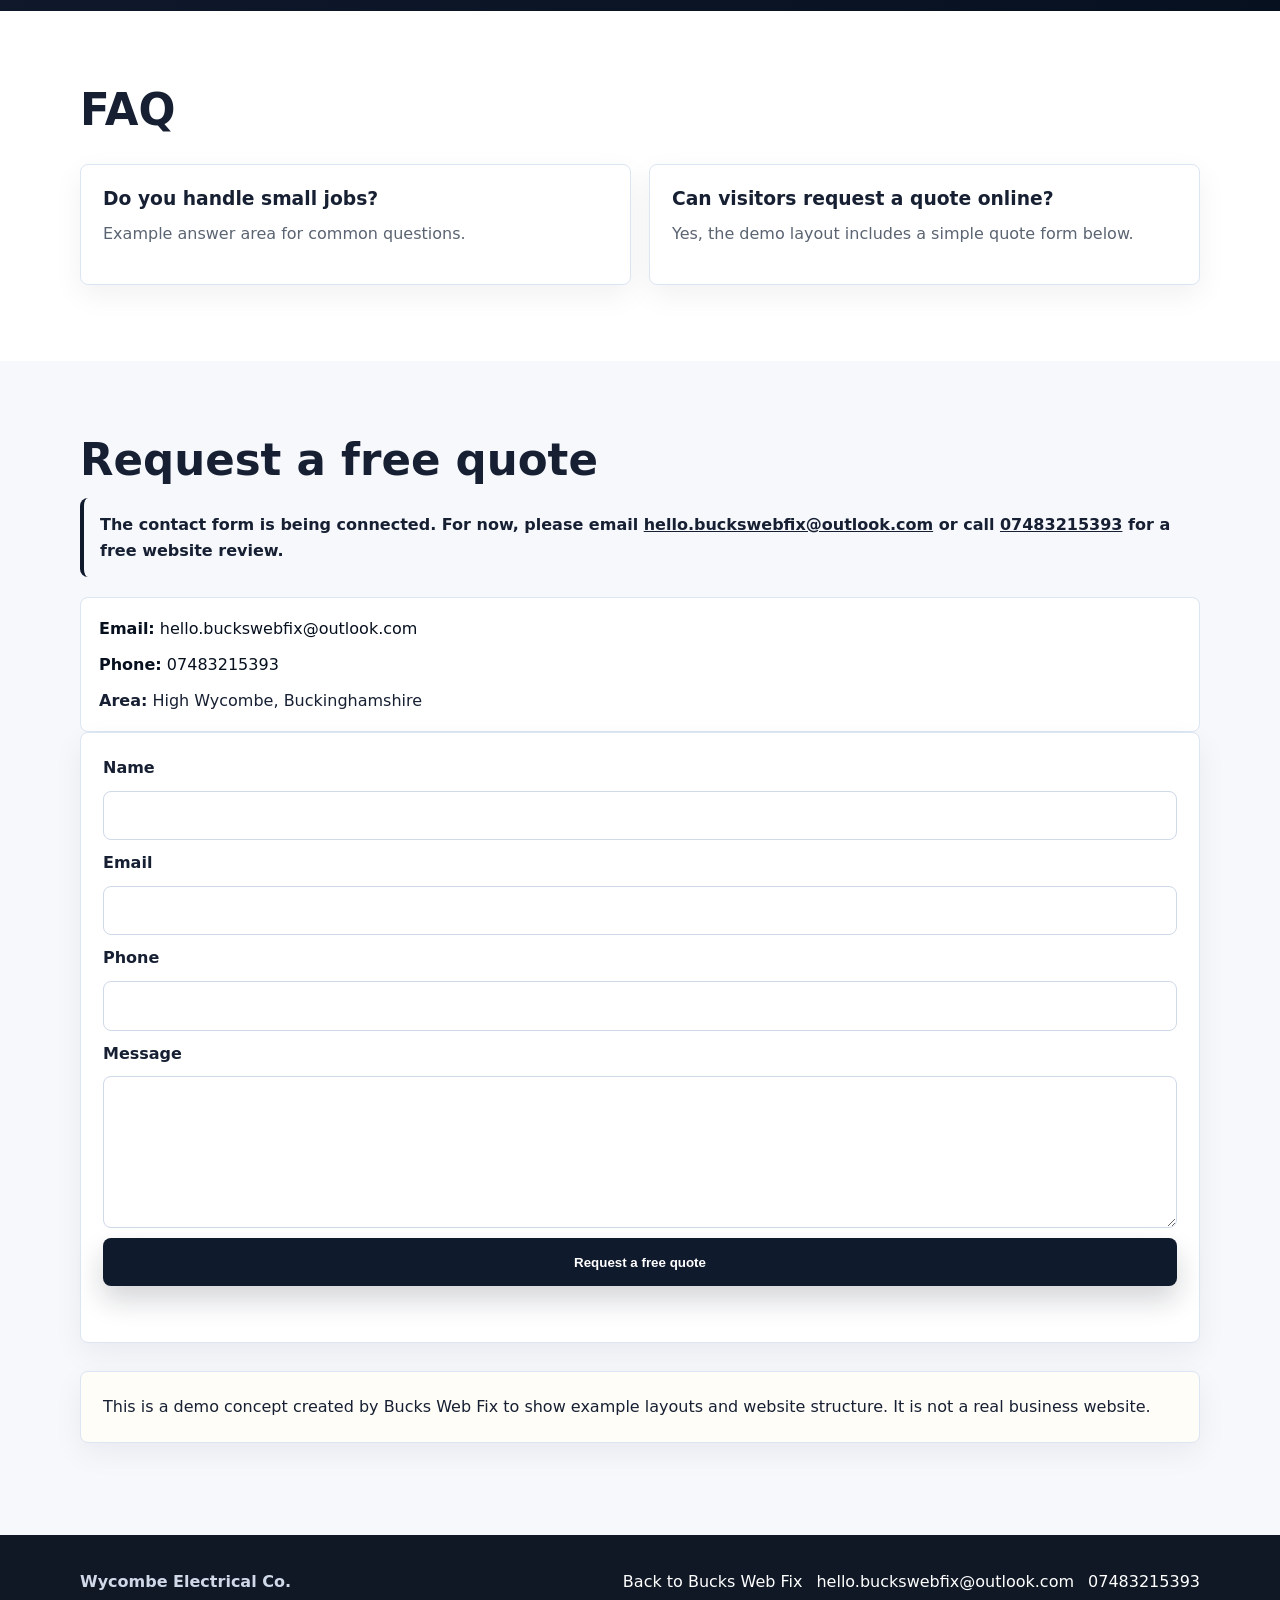
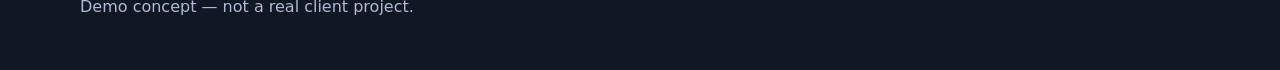
<file: demos/electrician.html>
<!DOCTYPE html>
<html lang="en">
  <head>
    <meta charset="utf-8">
    <meta name="viewport" content="width=device-width, initial-scale=1">
    <title>Electrician Website Demo | Bucks Web Fix</title>
    <meta name="description" content="A demo electrician website concept for local electrical businesses in High Wycombe, created by Bucks Web Fix.">
    <meta property="og:title" content="Electrician Website Demo | Bucks Web Fix">
    <meta property="og:description" content="Quote-focused electrician website demo concept for local trades.">
    <meta property="og:type" content="website">
    <link rel="icon" href="../favicon.svg" type="image/svg+xml">
    <link rel="stylesheet" href="../demo-styles.css">
  </head>
  <body class="demo-body electrician">
    <header class="demo-header">
      <a class="demo-logo" href="../index.html">Wycombe Electrical Co.</a>
      <nav class="demo-nav" aria-label="Demo navigation">
        <a href="#services">Services</a>
        <a href="#gallery">Recent work</a>
        <a href="#faq">FAQ</a>
        <a href="#contact">Contact</a>
        <a href="../index.html#demo-concepts">Back to Bucks Web Fix</a>
      </nav>
    </header>

    <main>
      <section class="demo-hero section-pad">
        <div class="container hero-grid">
          <div>
            <span class="demo-label">Demo concept &mdash; not a real client project</span>
            <h1>Reliable electricians in High Wycombe</h1>
            <p class="hero-sub">Domestic and commercial electrical work, from small repairs to full installations.</p>
            <div class="button-row">
              <a class="button call" href="tel:07483215393">Call for a quote</a>
              <a class="button alt" href="#quote-form">Request a free quote</a>
            </div>
            <div class="trust-strip" aria-label="Example trust badge placeholders">
              <span>Fully insured placeholder</span>
              <span>Local electrician</span>
              <span>Free quotes</span>
            </div>
          </div>
          <figure class="hero-image">
            <img src="../assets/images/electrician-hero.svg" alt="Electrician working on a clean domestic electrical installation">
          </figure>
        </div>
      </section>

      <section class="section-pad" id="services">
        <div class="container">
          <div class="section-heading">
            <h2>Electrical services</h2>
            <p>A clear services section helps visitors quickly see whether you cover the job they need.</p>
          </div>
          <div class="grid service-grid">
            <article class="service-card"><strong>Emergency electrical repairs</strong></article>
            <article class="service-card"><strong>Lighting installation</strong></article>
            <article class="service-card"><strong>Fuse board upgrades</strong></article>
            <article class="service-card"><strong>Landlord safety certificates</strong></article>
            <article class="service-card"><strong>Rewiring</strong></article>
            <article class="service-card"><strong>EV charger installation</strong></article>
            <article class="service-card"><strong>Outdoor lighting</strong></article>
            <article class="service-card"><strong>Commercial electrical work</strong></article>
          </div>
        </div>
      </section>

      <section class="soft-section section-pad">
        <div class="container">
          <div class="section-heading">
            <h2>Why choose us</h2>
            <p>Example trust points only. A real site would use the business owner’s genuine credentials and wording.</p>
          </div>
          <div class="grid two-grid">
            <article class="info-card"><h3>Clear contact options</h3><p>Prominent call and quote buttons make it easier for visitors to enquire from mobile.</p></article>
            <article class="info-card"><h3>Local service area</h3><p>High Wycombe and nearby towns are shown clearly so customers know you cover them.</p></article>
          </div>
        </div>
      </section>

      <section class="section-pad" id="gallery">
        <div class="container">
          <div class="section-heading">
            <h2>Recent work / gallery placeholders</h2>
            <p>Photo sections like this can be replaced with real project photos later.</p>
          </div>
          <div class="grid gallery-grid">
            <article class="gallery-card">
              <img src="../assets/images/electrician-fuse-board.svg" alt="Fuse board work placeholder image" loading="lazy">
              <div><h3>Fuse board work</h3><p>Local image placeholder.</p></div>
            </article>
            <article class="gallery-card">
              <img src="../assets/images/electrician-lighting.svg" alt="Lighting installation placeholder image" loading="lazy">
              <div><h3>Lighting installation</h3><p>Local image placeholder.</p></div>
            </article>
            <article class="gallery-card">
              <img src="../assets/images/electrician-ev-charger.svg" alt="EV charger installation placeholder image" loading="lazy">
              <div><h3>EV charger installation</h3><p>Local image placeholder.</p></div>
            </article>
          </div>
        </div>
      </section>

      <section class="soft-section section-pad">
        <div class="container">
          <div class="section-heading">
            <h2>Reviews placeholder</h2>
            <p>Example layout only. No real customer reviews are included in this demo.</p>
          </div>
          <div class="review-layout">
            <div class="review-placeholder"><strong>Customer review card</strong><span>Example layout only</span></div>
            <div class="review-placeholder"><strong>Star rating area</strong><span>Example layout only</span></div>
            <div class="review-placeholder"><strong>Short testimonial area</strong><span>Example layout only</span></div>
          </div>
        </div>
      </section>

      <section class="section-pad">
        <div class="container">
          <div class="section-heading"><h2>Areas covered</h2></div>
          <div class="areas">
            <span>High Wycombe</span><span>Marlow</span><span>Beaconsfield</span><span>Hazlemere</span><span>Great Missenden</span><span>Bourne End</span>
          </div>
        </div>
      </section>

      <section class="cta-band section-pad">
        <div class="container cta-inner">
          <div>
            <h2>Need electrical help?</h2>
            <p>This CTA shows how a demo trade site would guide visitors into a call or quote enquiry.</p>
          </div>
          <a class="button call" href="tel:07483215393">Call for a quote</a>
        </div>
      </section>

      <section class="section-pad" id="faq">
        <div class="container">
          <div class="section-heading"><h2>FAQ</h2></div>
          <div class="grid two-grid">
            <article class="faq-card"><h3>Do you handle small jobs?</h3><p>Example answer area for common questions.</p></article>
            <article class="faq-card"><h3>Can visitors request a quote online?</h3><p>Yes, the demo layout includes a simple quote form below.</p></article>
          </div>
        </div>
      </section>

      <section class="soft-section section-pad" id="contact">
        <div class="container contact-grid">
          <div class="contact-copy">
            <h2>Request a free quote</h2>
            <p class="form-note">The contact form is being connected. For now, please email <a href="mailto:hello.buckswebfix@outlook.com">hello.buckswebfix@outlook.com</a> or call <a href="tel:07483215393">07483215393</a> for a free website review.</p>
            <div class="contact-card">
              <a href="mailto:hello.buckswebfix@outlook.com"><strong>Email:</strong> hello.buckswebfix@outlook.com</a>
              <a href="tel:07483215393"><strong>Phone:</strong> 07483215393</a>
              <span><strong>Area:</strong> High Wycombe, Buckinghamshire</span>
            </div>
          </div>
          <form class="contact-form" id="quote-form" action="#" method="post" data-visual-only-form>
            <label for="name">Name</label>
            <input id="name" name="name" type="text">
            <label for="email">Email</label>
            <input id="email" name="email" type="email">
            <label for="phone">Phone</label>
            <input id="phone" name="phone" type="tel">
            <label for="message">Message</label>
            <textarea id="message" name="message" rows="5"></textarea>
            <button class="button" type="submit">Request a free quote</button>
            <p class="form-status" role="status" aria-live="polite"></p>
          </form>
        </div>
        <div class="container">
          <p class="disclaimer">This is a demo concept created by Bucks Web Fix to show example layouts and website structure. It is not a real business website.</p>
        </div>
      </section>
    </main>

    <footer class="demo-footer">
      <div class="container footer-grid">
        <div>
          <strong>Wycombe Electrical Co.</strong>
          <p>Demo concept &mdash; not a real client project.</p>
        </div>
        <nav aria-label="Footer navigation">
          <a href="../index.html">Back to Bucks Web Fix</a>
          <a href="mailto:hello.buckswebfix@outlook.com">hello.buckswebfix@outlook.com</a>
          <a href="tel:07483215393">07483215393</a>
        </nav>
      </div>
    </footer>
    <script src="../form-handler.js"></script>
  </body>
</html>
</file>
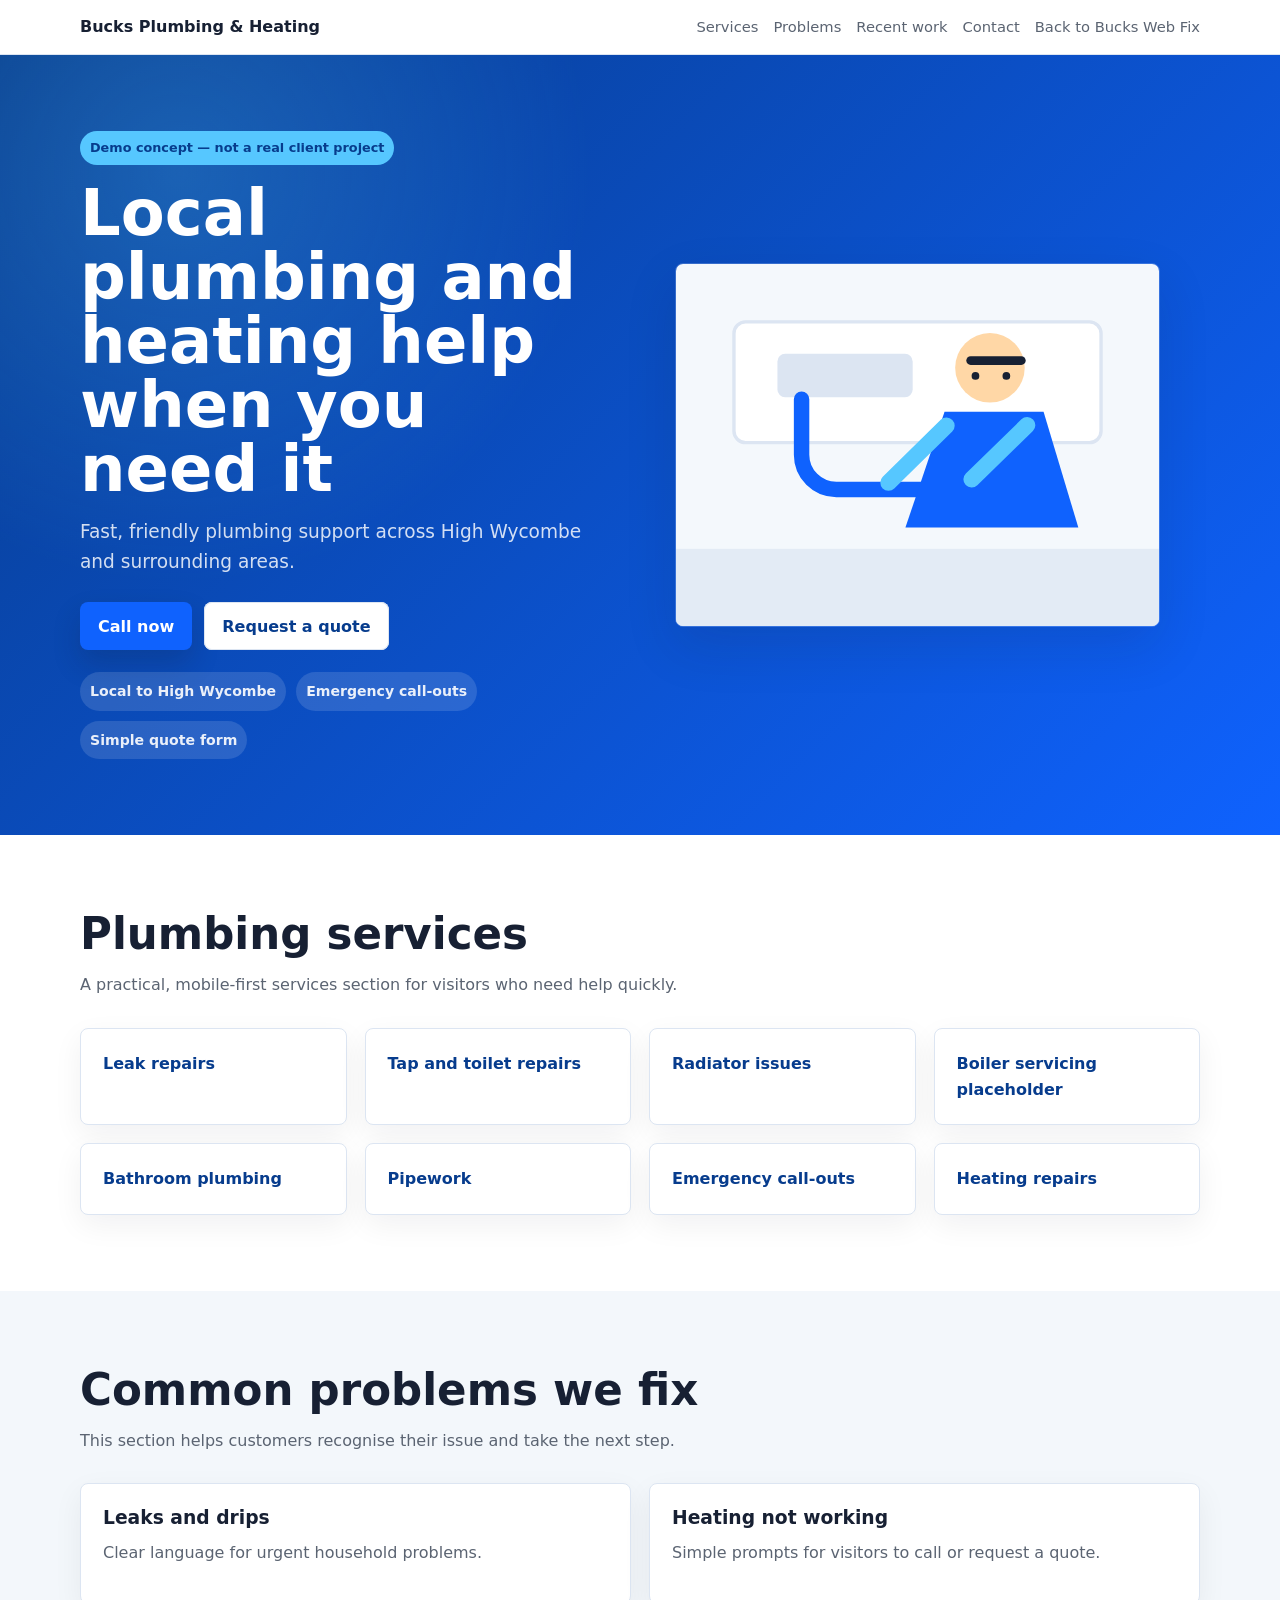
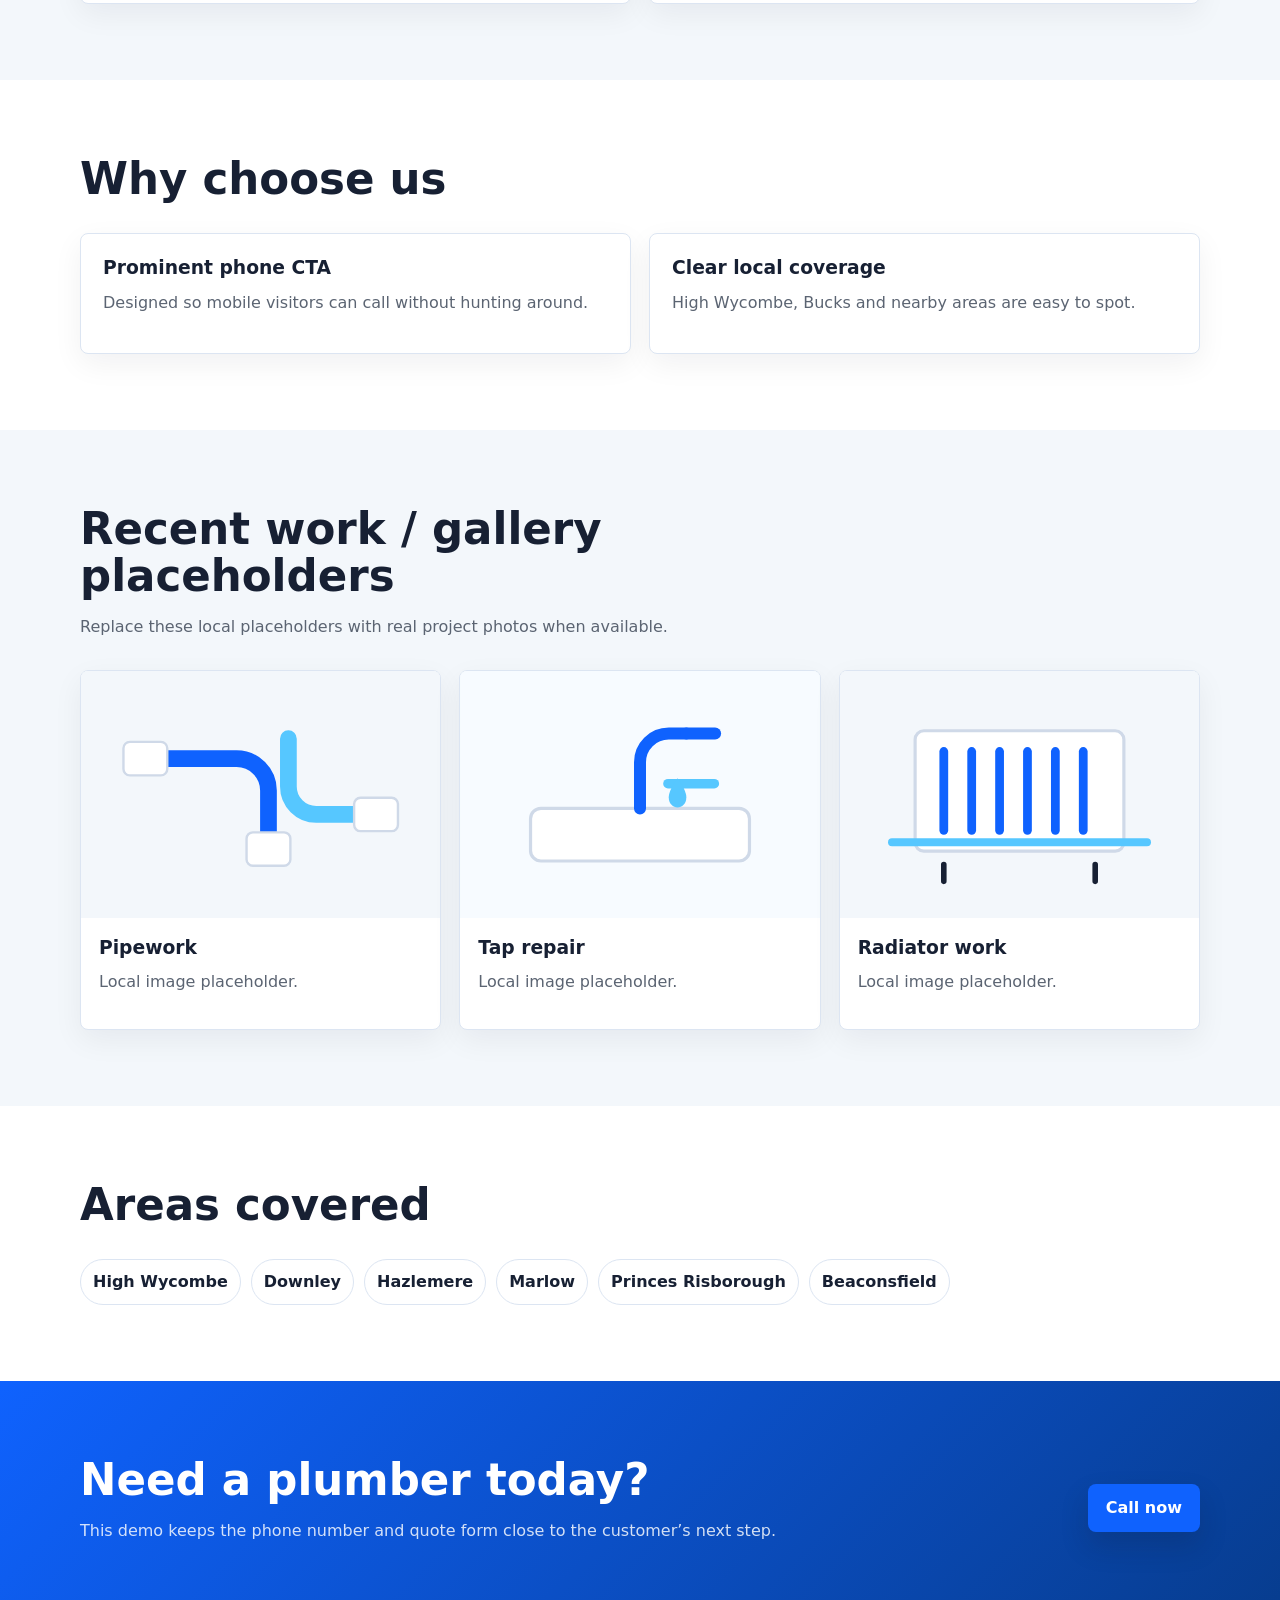
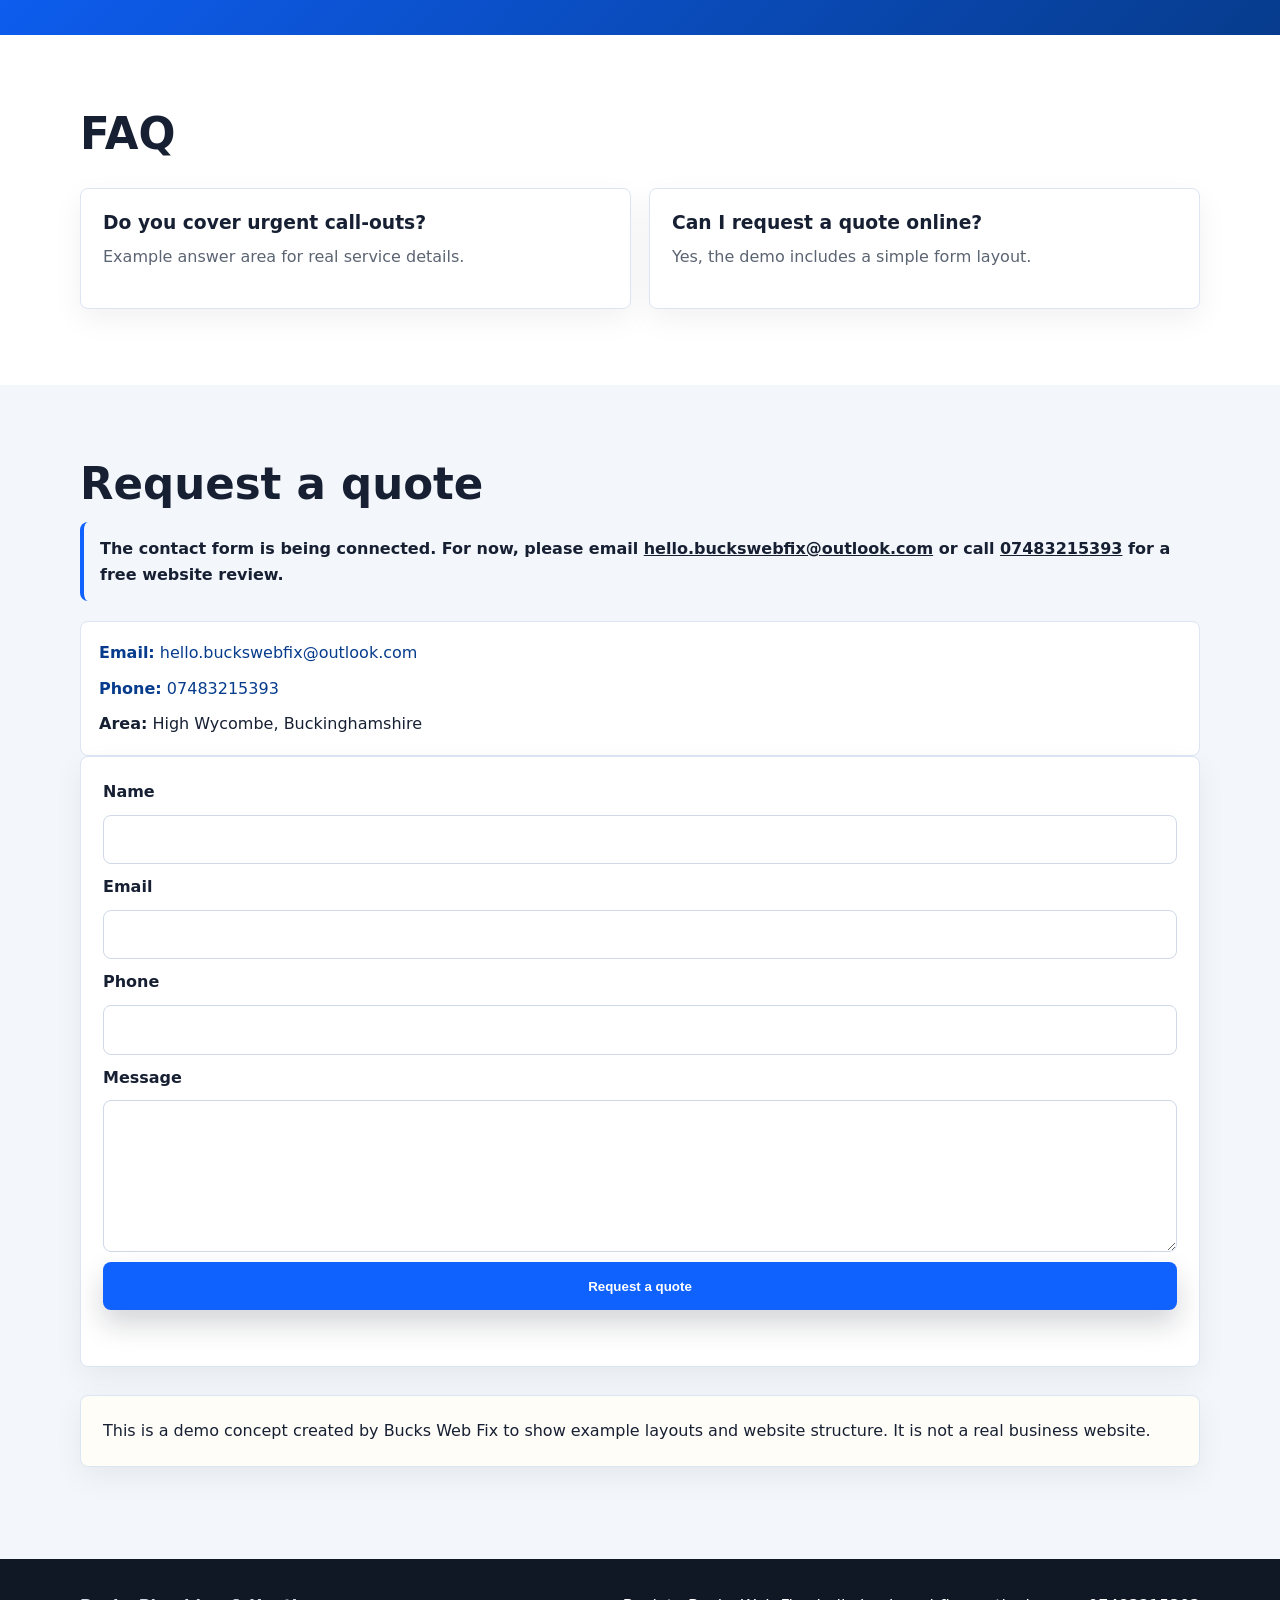
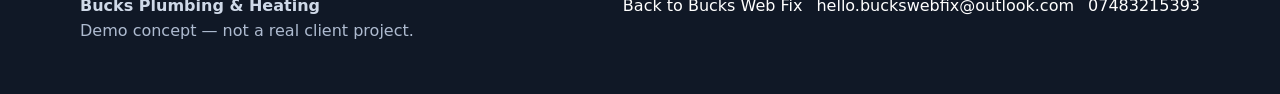
<file: demos/plumbing.html>
<!DOCTYPE html>
<html lang="en">
  <head>
    <meta charset="utf-8">
    <meta name="viewport" content="width=device-width, initial-scale=1">
    <title>Plumbing Website Demo | Bucks Web Fix</title>
    <meta name="description" content="A demo plumbing and heating website concept for local businesses in High Wycombe, created by Bucks Web Fix.">
    <meta property="og:title" content="Plumbing Website Demo | Bucks Web Fix">
    <meta property="og:description" content="Mobile-first plumbing website demo concept for local trades.">
    <meta property="og:type" content="website">
    <link rel="icon" href="../favicon.svg" type="image/svg+xml">
    <link rel="stylesheet" href="../demo-styles.css">
  </head>
  <body class="demo-body plumbing">
    <header class="demo-header">
      <a class="demo-logo" href="../index.html">Bucks Plumbing &amp; Heating</a>
      <nav class="demo-nav" aria-label="Demo navigation">
        <a href="#services">Services</a>
        <a href="#problems">Problems</a>
        <a href="#gallery">Recent work</a>
        <a href="#contact">Contact</a>
        <a href="../index.html#demo-concepts">Back to Bucks Web Fix</a>
      </nav>
    </header>

    <main>
      <section class="demo-hero section-pad">
        <div class="container hero-grid">
          <div>
            <span class="demo-label">Demo concept &mdash; not a real client project</span>
            <h1>Local plumbing and heating help when you need it</h1>
            <p class="hero-sub">Fast, friendly plumbing support across High Wycombe and surrounding areas.</p>
            <div class="button-row">
              <a class="button call" href="tel:07483215393">Call now</a>
              <a class="button alt" href="#quote-form">Request a quote</a>
            </div>
            <div class="trust-strip">
              <span>Local to High Wycombe</span>
              <span>Emergency call-outs</span>
              <span>Simple quote form</span>
            </div>
          </div>
          <figure class="hero-image">
            <img src="../assets/images/plumbing-hero.svg" alt="Plumber working under a sink in a clean domestic setting">
          </figure>
        </div>
      </section>

      <section class="section-pad" id="services">
        <div class="container">
          <div class="section-heading">
            <h2>Plumbing services</h2>
            <p>A practical, mobile-first services section for visitors who need help quickly.</p>
          </div>
          <div class="grid service-grid">
            <article class="service-card"><strong>Leak repairs</strong></article>
            <article class="service-card"><strong>Tap and toilet repairs</strong></article>
            <article class="service-card"><strong>Radiator issues</strong></article>
            <article class="service-card"><strong>Boiler servicing placeholder</strong></article>
            <article class="service-card"><strong>Bathroom plumbing</strong></article>
            <article class="service-card"><strong>Pipework</strong></article>
            <article class="service-card"><strong>Emergency call-outs</strong></article>
            <article class="service-card"><strong>Heating repairs</strong></article>
          </div>
        </div>
      </section>

      <section class="soft-section section-pad" id="problems">
        <div class="container">
          <div class="section-heading">
            <h2>Common problems we fix</h2>
            <p>This section helps customers recognise their issue and take the next step.</p>
          </div>
          <div class="grid two-grid">
            <article class="info-card"><h3>Leaks and drips</h3><p>Clear language for urgent household problems.</p></article>
            <article class="info-card"><h3>Heating not working</h3><p>Simple prompts for visitors to call or request a quote.</p></article>
          </div>
        </div>
      </section>

      <section class="section-pad">
        <div class="container">
          <div class="section-heading"><h2>Why choose us</h2></div>
          <div class="grid two-grid">
            <article class="info-card"><h3>Prominent phone CTA</h3><p>Designed so mobile visitors can call without hunting around.</p></article>
            <article class="info-card"><h3>Clear local coverage</h3><p>High Wycombe, Bucks and nearby areas are easy to spot.</p></article>
          </div>
        </div>
      </section>

      <section class="soft-section section-pad" id="gallery">
        <div class="container">
          <div class="section-heading">
            <h2>Recent work / gallery placeholders</h2>
            <p>Replace these local placeholders with real project photos when available.</p>
          </div>
          <div class="grid gallery-grid">
            <article class="gallery-card">
              <img src="../assets/images/plumbing-pipework.svg" alt="Pipework repair placeholder image" loading="lazy">
              <div><h3>Pipework</h3><p>Local image placeholder.</p></div>
            </article>
            <article class="gallery-card">
              <img src="../assets/images/plumbing-tap-repair.svg" alt="Tap repair placeholder image" loading="lazy">
              <div><h3>Tap repair</h3><p>Local image placeholder.</p></div>
            </article>
            <article class="gallery-card">
              <img src="../assets/images/plumbing-radiator.svg" alt="Radiator and heating work placeholder image" loading="lazy">
              <div><h3>Radiator work</h3><p>Local image placeholder.</p></div>
            </article>
          </div>
        </div>
      </section>

      <section class="section-pad">
        <div class="container">
          <div class="section-heading"><h2>Areas covered</h2></div>
          <div class="areas">
            <span>High Wycombe</span><span>Downley</span><span>Hazlemere</span><span>Marlow</span><span>Princes Risborough</span><span>Beaconsfield</span>
          </div>
        </div>
      </section>

      <section class="cta-band section-pad">
        <div class="container cta-inner">
          <div>
            <h2>Need a plumber today?</h2>
            <p>This demo keeps the phone number and quote form close to the customer’s next step.</p>
          </div>
          <a class="button call" href="tel:07483215393">Call now</a>
        </div>
      </section>

      <section class="section-pad" id="faq">
        <div class="container">
          <div class="section-heading"><h2>FAQ</h2></div>
          <div class="grid two-grid">
            <article class="faq-card"><h3>Do you cover urgent call-outs?</h3><p>Example answer area for real service details.</p></article>
            <article class="faq-card"><h3>Can I request a quote online?</h3><p>Yes, the demo includes a simple form layout.</p></article>
          </div>
        </div>
      </section>

      <section class="soft-section section-pad" id="contact">
        <div class="container contact-grid">
          <div class="contact-copy">
            <h2>Request a quote</h2>
            <p class="form-note">The contact form is being connected. For now, please email <a href="mailto:hello.buckswebfix@outlook.com">hello.buckswebfix@outlook.com</a> or call <a href="tel:07483215393">07483215393</a> for a free website review.</p>
            <div class="contact-card">
              <a href="mailto:hello.buckswebfix@outlook.com"><strong>Email:</strong> hello.buckswebfix@outlook.com</a>
              <a href="tel:07483215393"><strong>Phone:</strong> 07483215393</a>
              <span><strong>Area:</strong> High Wycombe, Buckinghamshire</span>
            </div>
          </div>
          <form class="contact-form" id="quote-form" action="#" method="post" data-visual-only-form>
            <label for="name">Name</label>
            <input id="name" name="name" type="text">
            <label for="email">Email</label>
            <input id="email" name="email" type="email">
            <label for="phone">Phone</label>
            <input id="phone" name="phone" type="tel">
            <label for="message">Message</label>
            <textarea id="message" name="message" rows="5"></textarea>
            <button class="button" type="submit">Request a quote</button>
            <p class="form-status" role="status" aria-live="polite"></p>
          </form>
        </div>
        <div class="container">
          <p class="disclaimer">This is a demo concept created by Bucks Web Fix to show example layouts and website structure. It is not a real business website.</p>
        </div>
      </section>
    </main>

    <footer class="demo-footer">
      <div class="container footer-grid">
        <div>
          <strong>Bucks Plumbing &amp; Heating</strong>
          <p>Demo concept &mdash; not a real client project.</p>
        </div>
        <nav aria-label="Footer navigation">
          <a href="../index.html">Back to Bucks Web Fix</a>
          <a href="mailto:hello.buckswebfix@outlook.com">hello.buckswebfix@outlook.com</a>
          <a href="tel:07483215393">07483215393</a>
        </nav>
      </div>
    </footer>
    <script src="../form-handler.js"></script>
  </body>
</html>
</file>
<file: styles.css>
:root {
  --blue: #0f62fe;
  --blue-dark: #073c8d;
  --ink: #172033;
  --muted: #5b6472;
  --line: #dce5f2;
  --soft: #f4f8fc;
  --white: #ffffff;
  --charcoal: #101826;
  --yellow: #ffd43b;
  --shadow: 0 24px 60px rgba(16, 24, 38, 0.14);
  --radius: 8px;
}

* {
  box-sizing: border-box;
}

html {
  scroll-behavior: smooth;
}

body {
  margin: 0;
  color: var(--ink);
  font-family: Inter, ui-sans-serif, system-ui, -apple-system, BlinkMacSystemFont, "Segoe UI", sans-serif;
  line-height: 1.6;
  background: var(--white);
}

img {
  display: block;
  max-width: 100%;
}

a {
  color: inherit;
}

.container {
  width: min(1120px, calc(100% - 32px));
  margin: 0 auto;
}

.section-pad {
  padding: 80px 0;
}

.site-header {
  position: sticky;
  top: 0;
  z-index: 20;
  display: flex;
  align-items: center;
  justify-content: space-between;
  gap: 20px;
  padding: 14px max(16px, calc((100vw - 1120px) / 2));
  background: rgba(255, 255, 255, 0.92);
  border-bottom: 1px solid var(--line);
  backdrop-filter: blur(12px);
}

.logo {
  flex: 0 0 auto;
  font-weight: 900;
  font-size: 1.08rem;
  text-decoration: none;
  color: var(--charcoal);
}

.logo span {
  color: var(--blue);
}

.nav {
  display: flex;
  align-items: center;
  justify-content: center;
  gap: 18px;
  font-size: 0.94rem;
  color: var(--muted);
}

.nav a,
.site-footer a {
  text-decoration: none;
}

.nav a:hover,
.site-footer a:hover {
  color: var(--blue);
}

.button {
  display: inline-flex;
  align-items: center;
  justify-content: center;
  min-height: 48px;
  padding: 0 20px;
  border: 0;
  border-radius: var(--radius);
  background: var(--blue);
  color: var(--white);
  font-weight: 800;
  text-decoration: none;
  cursor: pointer;
  box-shadow: 0 12px 24px rgba(15, 98, 254, 0.22);
  transition: transform 180ms ease, box-shadow 180ms ease, background 180ms ease;
}

.button:hover,
.button:focus-visible {
  background: var(--blue-dark);
  transform: translateY(-2px);
  box-shadow: 0 16px 30px rgba(15, 98, 254, 0.28);
}

.button-secondary {
  background: var(--white);
  color: var(--ink);
  box-shadow: inset 0 0 0 1px var(--line);
}

.button-secondary:hover,
.button-secondary:focus-visible {
  color: var(--white);
}

.button-small {
  min-height: 40px;
  padding: 0 14px;
  font-size: 0.9rem;
}

.button-row {
  display: flex;
  flex-wrap: wrap;
  gap: 12px;
  margin-top: 28px;
}

.hero {
  overflow: hidden;
  background:
    radial-gradient(circle at 18% 18%, rgba(15, 98, 254, 0.14), transparent 34%),
    linear-gradient(135deg, #f7fbff 0%, #ffffff 46%, #eef5ff 100%);
}

.hero-grid {
  display: grid;
  grid-template-columns: minmax(0, 1.02fr) minmax(320px, 0.98fr);
  gap: 54px;
  align-items: center;
}

.eyebrow {
  margin: 0 0 10px;
  color: var(--blue);
  font-size: 0.78rem;
  font-weight: 900;
  letter-spacing: 0;
  text-transform: uppercase;
}

h1,
h2,
h3,
p {
  margin-top: 0;
}

h1 {
  max-width: 720px;
  margin-bottom: 18px;
  font-size: clamp(2.35rem, 5vw, 4.65rem);
  line-height: 0.98;
  letter-spacing: 0;
}

h2 {
  margin-bottom: 14px;
  font-size: clamp(2rem, 3.4vw, 3.2rem);
  line-height: 1.05;
  letter-spacing: 0;
}

h3 {
  margin-bottom: 10px;
  font-size: 1.2rem;
  line-height: 1.25;
}

.hero-sub {
  max-width: 620px;
  color: var(--muted);
  font-size: 1.18rem;
}

.trust-line {
  margin-top: 18px;
  color: var(--muted);
  font-weight: 700;
}

.hero-visual {
  position: relative;
}

.browser-mockup {
  position: relative;
  border: 1px solid rgba(15, 98, 254, 0.16);
  border-radius: 8px;
  background: var(--white);
  box-shadow: var(--shadow);
  overflow: hidden;
  transform: rotate(1deg);
}

.mock-browser-bar {
  display: flex;
  gap: 7px;
  padding: 13px 14px;
  background: #101826;
}

.mock-browser-bar span {
  width: 9px;
  height: 9px;
  border-radius: 999px;
  background: #e7eef9;
}

.mock-stat {
  position: absolute;
  right: 18px;
  bottom: 18px;
  width: min(220px, calc(100% - 36px));
  padding: 14px;
  border-radius: var(--radius);
  background: rgba(255, 255, 255, 0.94);
  box-shadow: 0 14px 34px rgba(16, 24, 38, 0.18);
}

.mock-stat strong,
.mock-stat span {
  display: block;
}

.mock-stat span {
  color: var(--muted);
  font-size: 0.88rem;
}

.section-heading {
  max-width: 760px;
  margin-bottom: 32px;
}

.section-heading p:not(.eyebrow),
.contact-copy p,
.price-card p,
.service-card p,
.step p,
.demo-card p {
  color: var(--muted);
}

.issue-grid,
.card-grid,
.pricing-grid,
.demo-grid,
.comparison-grid,
.steps,
.trust-grid,
.contact-grid,
.footer-grid {
  display: grid;
  gap: 18px;
}

.issue-grid {
  grid-template-columns: repeat(4, minmax(0, 1fr));
}

.mini-card,
.service-card,
.price-card,
.demo-card,
.step,
.contact-form,
.contact-card,
.compare-card {
  border: 1px solid var(--line);
  border-radius: var(--radius);
  background: var(--white);
  box-shadow: 0 10px 30px rgba(16, 24, 38, 0.06);
}

.mini-card {
  padding: 18px;
  font-weight: 800;
}

.card-grid.four,
.pricing-grid {
  grid-template-columns: repeat(4, minmax(0, 1fr));
}

.service-card,
.price-card,
.step {
  padding: 24px;
}

.icon-dot {
  display: inline-block;
  width: 34px;
  height: 34px;
  margin-bottom: 18px;
  border-radius: 8px;
  background: linear-gradient(135deg, var(--blue), #45c3ff);
}

.contrast {
  background: linear-gradient(135deg, #101826 0%, #152a45 100%);
  color: var(--white);
}

.section-heading.light p:not(.eyebrow) {
  color: #cdd9ea;
}

.comparison-grid {
  grid-template-columns: repeat(2, minmax(0, 1fr));
}

.compare-card {
  padding: 28px;
  color: var(--white);
  border-color: rgba(255, 255, 255, 0.14);
  background: rgba(255, 255, 255, 0.08);
  box-shadow: none;
}

.compare-card.new {
  background: rgba(15, 98, 254, 0.3);
}

.compare-card.old {
  background: rgba(255, 255, 255, 0.06);
  border-color: rgba(255, 255, 255, 0.18);
}

.compare-card ul,
.trust-list,
.demo-page-list {
  padding: 0;
  margin: 0;
  list-style: none;
}

.compare-card li,
.trust-list span {
  margin: 10px 0;
  padding-left: 28px;
  position: relative;
}

.compare-card li::before,
.trust-list span::before {
  position: absolute;
  left: 0;
  content: "✓";
  color: #49d67f;
  font-weight: 900;
}

.compare-card.old li::before {
  content: "×";
  color: #ff8a8a;
}

.compare-card.new li::before {
  content: "✓";
  color: #49d67f;
}

.founder-note,
.form-note {
  padding: 16px 18px;
  border-left: 4px solid var(--blue);
  border-radius: var(--radius);
  background: #eef5ff;
  color: var(--ink);
  font-weight: 700;
}

.price {
  color: var(--blue) !important;
  font-size: 1.75rem;
  font-weight: 900;
}

.featured {
  border-color: rgba(15, 98, 254, 0.5);
  box-shadow: 0 20px 46px rgba(15, 98, 254, 0.15);
}

.badge,
.demo-label {
  display: inline-flex;
  width: fit-content;
  margin-bottom: 14px;
  padding: 5px 9px;
  border-radius: 999px;
  background: #e9f2ff;
  color: var(--blue-dark);
  font-size: 0.78rem;
  font-weight: 900;
}

.center-cta {
  margin-top: 28px;
}

.demo-grid {
  grid-template-columns: repeat(3, minmax(0, 1fr));
}

.demo-card {
  display: flex;
  flex-direction: column;
  padding: 14px;
  text-decoration: none;
  transition: transform 180ms ease, box-shadow 180ms ease, border-color 180ms ease;
}

.demo-card:hover,
.demo-card:focus-visible {
  transform: translateY(-5px);
  border-color: rgba(15, 98, 254, 0.45);
  box-shadow: var(--shadow);
  outline: none;
}

.demo-card img {
  width: 100%;
  aspect-ratio: 16 / 10;
  object-fit: cover;
  border-radius: 7px;
  margin-bottom: 18px;
  background: var(--soft);
}

.demo-card p {
  flex: 1;
}

.demo-cta {
  display: inline-flex;
  align-items: center;
  justify-content: center;
  width: fit-content;
  margin-top: 10px;
  padding: 10px 13px;
  border-radius: var(--radius);
  background: var(--charcoal);
  color: var(--white);
  font-weight: 900;
}

.mid-cta {
  background: var(--soft);
}

.cta-panel {
  display: flex;
  align-items: center;
  justify-content: space-between;
  gap: 28px;
  padding: 32px;
  border-radius: var(--radius);
  color: var(--white);
  background:
    linear-gradient(135deg, rgba(15, 98, 254, 0.92), rgba(16, 24, 38, 0.98)),
    #101826;
  box-shadow: var(--shadow);
}

.cta-panel .eyebrow,
.cta-panel p {
  color: #dfeaff;
}

.steps {
  grid-template-columns: repeat(4, minmax(0, 1fr));
}

.step span {
  display: inline-flex;
  align-items: center;
  justify-content: center;
  width: 36px;
  height: 36px;
  margin-bottom: 16px;
  border-radius: 999px;
  background: var(--blue);
  color: var(--white);
  font-weight: 900;
}

.trust {
  background: #f7fbff;
}

.trust-grid {
  grid-template-columns: 0.9fr 1.1fr;
  align-items: start;
}

.trust-list {
  display: grid;
  grid-template-columns: repeat(2, minmax(0, 1fr));
  gap: 10px;
  padding: 24px;
  border-radius: var(--radius);
  background: var(--white);
  border: 1px solid var(--line);
  box-shadow: 0 14px 38px rgba(16, 24, 38, 0.08);
}

.contact-grid {
  grid-template-columns: 0.9fr 1.1fr;
  align-items: start;
}

.contact-card {
  display: grid;
  gap: 10px;
  padding: 20px;
}

.contact-card a {
  color: var(--blue-dark);
  text-decoration: none;
}

.contact-form {
  display: grid;
  gap: 10px;
  padding: 24px;
}

label {
  font-weight: 800;
}

label span {
  color: var(--muted);
  font-weight: 600;
}

input,
textarea {
  width: 100%;
  min-height: 46px;
  padding: 11px 12px;
  border: 1px solid #cfd9e8;
  border-radius: var(--radius);
  color: var(--ink);
  font: inherit;
  background: var(--white);
}

textarea {
  resize: vertical;
}

input:focus,
textarea:focus {
  outline: 3px solid rgba(15, 98, 254, 0.22);
  border-color: var(--blue);
}

.form-status {
  min-height: 24px;
  margin: 0;
  color: var(--blue-dark);
  font-weight: 800;
}

.site-footer {
  padding: 34px 0 74px;
  color: #cfd9e8;
  background: var(--charcoal);
}

.site-footer p {
  margin-bottom: 8px;
  color: #aebbd0;
}

.footer-grid {
  grid-template-columns: 1fr auto;
}

.site-footer nav {
  display: flex;
  flex-wrap: wrap;
  gap: 14px;
  justify-content: flex-end;
}

.mobile-sticky-cta {
  display: none;
}

.reveal {
  opacity: 0;
  transform: translateY(14px);
  animation: rise 650ms ease forwards;
}

.reveal:nth-child(2) {
  animation-delay: 80ms;
}

.reveal:nth-child(3) {
  animation-delay: 140ms;
}

@keyframes rise {
  to {
    opacity: 1;
    transform: translateY(0);
  }
}

@media (prefers-reduced-motion: reduce) {
  html {
    scroll-behavior: auto;
  }

  .reveal,
  .button,
  .demo-card {
    animation: none;
    transition: none;
    transform: none;
    opacity: 1;
  }
}

@media (max-width: 920px) {
  .site-header {
    align-items: flex-start;
    flex-wrap: wrap;
  }

  .nav {
    order: 3;
    width: 100%;
    justify-content: flex-start;
    overflow-x: auto;
    padding-bottom: 2px;
  }

  .hero-grid,
  .contact-grid,
  .trust-grid,
  .comparison-grid,
  .footer-grid {
    grid-template-columns: 1fr;
  }

  .issue-grid,
  .card-grid.four,
  .pricing-grid,
  .steps {
    grid-template-columns: repeat(2, minmax(0, 1fr));
  }

  .demo-grid {
    grid-template-columns: 1fr;
  }

  .footer-grid,
  .site-footer nav {
    justify-content: flex-start;
  }
}

@media (max-width: 640px) {
  .section-pad {
    padding: 56px 0;
  }

  .site-header {
    padding: 12px 16px;
  }

  .site-header .button {
    width: 100%;
  }

  .nav {
    gap: 12px;
    font-size: 0.86rem;
  }

  h1 {
    font-size: clamp(2.2rem, 13vw, 3.3rem);
  }

  .issue-grid,
  .card-grid.four,
  .pricing-grid,
  .steps,
  .trust-list {
    grid-template-columns: 1fr;
  }

  .button-row,
  .cta-panel {
    flex-direction: column;
    align-items: stretch;
  }

  .button-row .button,
  .cta-panel .button {
    width: 100%;
  }

  .mock-stat {
    position: static;
    width: auto;
    margin: 12px;
  }

  .mobile-sticky-cta {
    position: fixed;
    right: 14px;
    bottom: 14px;
    z-index: 30;
    display: inline-flex;
    align-items: center;
    justify-content: center;
    min-height: 46px;
    padding: 0 16px;
    border-radius: var(--radius);
    background: var(--blue);
    color: var(--white);
    font-weight: 900;
    text-decoration: none;
    box-shadow: 0 14px 30px rgba(15, 98, 254, 0.3);
  }
}
</file>
<file: demo-styles.css>
:root {
  --ink: #172033;
  --muted: #5b6472;
  --line: #dce5f2;
  --white: #ffffff;
  --soft: #f6f8fb;
  --radius: 8px;
  --shadow: 0 20px 52px rgba(16, 24, 38, 0.12);
  --brand: #0f62fe;
  --brand-dark: #073c8d;
  --accent: #ffd43b;
  --cream: #fbf4e8;
  --wood: #b8753b;
}

* {
  box-sizing: border-box;
}

html {
  scroll-behavior: smooth;
}

body {
  margin: 0;
  color: var(--ink);
  font-family: Inter, ui-sans-serif, system-ui, -apple-system, BlinkMacSystemFont, "Segoe UI", sans-serif;
  line-height: 1.6;
  background: var(--white);
}

img {
  display: block;
  max-width: 100%;
}

a {
  color: inherit;
}

.demo-body.electrician {
  --brand: #101a2d;
  --brand-dark: #07101f;
  --accent: #ffd43b;
  --soft: #f6f8fc;
}

.demo-body.plumbing {
  --brand: #0f62fe;
  --brand-dark: #073c8d;
  --accent: #56c7ff;
  --soft: #f3f7fb;
}

.demo-body.carpentry {
  --brand: #2c2a27;
  --brand-dark: #151412;
  --accent: #b8753b;
  --soft: #fbf4e8;
}

.container {
  width: min(1120px, calc(100% - 32px));
  margin: 0 auto;
}

.section-pad {
  padding: 76px 0;
}

.demo-header {
  position: sticky;
  top: 0;
  z-index: 20;
  display: flex;
  align-items: center;
  justify-content: space-between;
  gap: 18px;
  padding: 14px max(16px, calc((100vw - 1120px) / 2));
  background: rgba(255, 255, 255, 0.94);
  border-bottom: 1px solid var(--line);
  backdrop-filter: blur(12px);
}

.demo-logo {
  font-weight: 900;
  text-decoration: none;
}

.demo-nav {
  display: flex;
  flex-wrap: wrap;
  gap: 15px;
  color: var(--muted);
  font-size: 0.92rem;
}

.demo-nav a {
  text-decoration: none;
}

.demo-nav a:hover {
  color: var(--brand);
}

.button {
  display: inline-flex;
  align-items: center;
  justify-content: center;
  min-height: 48px;
  padding: 0 18px;
  border: 0;
  border-radius: var(--radius);
  color: var(--white);
  background: var(--brand);
  font-weight: 900;
  text-decoration: none;
  box-shadow: 0 14px 28px rgba(16, 24, 38, 0.18);
  cursor: pointer;
  transition: transform 180ms ease, box-shadow 180ms ease, background 180ms ease;
}

.button:hover,
.button:focus-visible {
  transform: translateY(-2px);
  background: var(--brand-dark);
  box-shadow: 0 18px 34px rgba(16, 24, 38, 0.22);
}

.button.alt {
  background: var(--white);
  color: var(--brand-dark);
  box-shadow: inset 0 0 0 1px var(--line);
}

.electrician .button.call {
  background: var(--accent);
  color: #141414;
}

.demo-hero {
  background:
    radial-gradient(circle at 14% 15%, color-mix(in srgb, var(--accent) 24%, transparent), transparent 32%),
    linear-gradient(135deg, var(--brand-dark), var(--brand));
  color: var(--white);
}

.carpentry .demo-hero {
  background:
    linear-gradient(135deg, rgba(44, 42, 39, 0.94), rgba(111, 70, 36, 0.86)),
    var(--brand);
}

.hero-grid {
  display: grid;
  grid-template-columns: minmax(0, 0.95fr) minmax(300px, 1.05fr);
  gap: 44px;
  align-items: center;
}

.demo-label {
  display: inline-flex;
  width: fit-content;
  margin-bottom: 16px;
  padding: 7px 10px;
  border-radius: 999px;
  color: var(--brand-dark);
  background: var(--accent);
  font-size: 0.8rem;
  font-weight: 900;
}

h1,
h2,
h3,
p {
  margin-top: 0;
}

h1 {
  margin-bottom: 16px;
  font-size: clamp(2.35rem, 5vw, 4.5rem);
  line-height: 1;
  letter-spacing: 0;
}

h2 {
  margin-bottom: 14px;
  font-size: clamp(2rem, 3.4vw, 3.1rem);
  line-height: 1.08;
  letter-spacing: 0;
}

h3 {
  margin-bottom: 10px;
  font-size: 1.17rem;
  line-height: 1.25;
}

.hero-sub {
  max-width: 610px;
  color: rgba(255, 255, 255, 0.82);
  font-size: 1.16rem;
}

.button-row {
  display: flex;
  flex-wrap: wrap;
  gap: 12px;
  margin-top: 26px;
}

.hero-image {
  border: 1px solid rgba(255, 255, 255, 0.18);
  border-radius: var(--radius);
  box-shadow: var(--shadow);
  overflow: hidden;
}

.hero-image img {
  width: 100%;
  aspect-ratio: 4 / 3;
  object-fit: cover;
}

.trust-strip {
  display: flex;
  flex-wrap: wrap;
  gap: 10px;
  margin-top: 22px;
}

.trust-strip span {
  padding: 8px 10px;
  border-radius: 999px;
  background: rgba(255, 255, 255, 0.13);
  color: rgba(255, 255, 255, 0.9);
  font-weight: 800;
  font-size: 0.88rem;
}

.section-heading {
  max-width: 760px;
  margin-bottom: 30px;
}

.section-heading p,
.service-card p,
.gallery-card p,
.info-card p,
.faq-card p,
.contact-copy p,
.process-step p {
  color: var(--muted);
}

.grid {
  display: grid;
  gap: 18px;
}

.service-grid {
  grid-template-columns: repeat(4, minmax(0, 1fr));
}

.gallery-grid {
  grid-template-columns: repeat(3, minmax(0, 1fr));
}

.two-grid {
  grid-template-columns: repeat(2, minmax(0, 1fr));
}

.service-card,
.gallery-card,
.info-card,
.faq-card,
.process-step,
.contact-form,
.disclaimer {
  border: 1px solid var(--line);
  border-radius: var(--radius);
  background: var(--white);
  box-shadow: 0 10px 30px rgba(16, 24, 38, 0.06);
}

.service-card,
.info-card,
.faq-card,
.process-step,
.contact-form,
.disclaimer {
  padding: 22px;
}

.service-card strong {
  color: var(--brand-dark);
}

.gallery-card {
  overflow: hidden;
}

.gallery-card img {
  width: 100%;
  aspect-ratio: 16 / 11;
  object-fit: cover;
  background: var(--soft);
}

.gallery-card div {
  padding: 18px;
}

.soft-section {
  background: var(--soft);
}

.cta-band {
  color: var(--white);
  background: linear-gradient(135deg, var(--brand), var(--brand-dark));
}

.cta-inner {
  display: flex;
  align-items: center;
  justify-content: space-between;
  gap: 22px;
}

.cta-inner p {
  color: rgba(255, 255, 255, 0.82);
}

.review-layout {
  display: grid;
  grid-template-columns: repeat(3, minmax(0, 1fr));
  gap: 18px;
}

.review-placeholder {
  padding: 20px;
  border: 1px dashed #aebbd0;
  border-radius: var(--radius);
  background: #fff;
}

.review-placeholder strong,
.review-placeholder span {
  display: block;
}

.review-placeholder span {
  color: var(--muted);
}

.areas {
  display: flex;
  flex-wrap: wrap;
  gap: 10px;
}

.areas span {
  padding: 9px 12px;
  border-radius: 999px;
  background: var(--white);
  border: 1px solid var(--line);
  font-weight: 800;
}

.contact-grid {
  grid-template-columns: 0.9fr 1.1fr;
  align-items: start;
}

.contact-card {
  display: grid;
  gap: 10px;
  margin-top: 20px;
  padding: 18px;
  border: 1px solid var(--line);
  border-radius: var(--radius);
  background: var(--white);
}

.contact-card a {
  color: var(--brand-dark);
  text-decoration: none;
}

.form-note {
  padding: 14px 16px;
  border-left: 4px solid var(--brand);
  border-radius: var(--radius);
  background: var(--soft);
  color: var(--ink) !important;
  font-weight: 800;
}

.contact-form {
  display: grid;
  gap: 10px;
}

label {
  font-weight: 800;
}

input,
textarea {
  width: 100%;
  min-height: 46px;
  padding: 11px 12px;
  border: 1px solid #cfd9e8;
  border-radius: var(--radius);
  color: var(--ink);
  font: inherit;
  background: var(--white);
}

textarea {
  resize: vertical;
}

input:focus,
textarea:focus {
  outline: 3px solid color-mix(in srgb, var(--brand) 22%, transparent);
  border-color: var(--brand);
}

.form-status {
  min-height: 24px;
  margin: 0;
  color: var(--brand-dark);
  font-weight: 800;
}

.disclaimer {
  margin-top: 28px;
  background: #fffdf8;
}

.demo-footer {
  padding: 34px 0;
  color: #cfd9e8;
  background: #101826;
}

.footer-grid {
  display: grid;
  grid-template-columns: 1fr auto;
  gap: 18px;
}

.demo-footer p {
  color: #aebbd0;
}

.demo-footer nav {
  display: flex;
  flex-wrap: wrap;
  gap: 14px;
  justify-content: flex-end;
}

.demo-footer a {
  color: #ffffff;
  text-decoration: none;
}

.demo-footer a:hover {
  color: var(--accent);
}

@media (prefers-reduced-motion: reduce) {
  html {
    scroll-behavior: auto;
  }

  .button {
    transition: none;
  }
}

@media (max-width: 920px) {
  .demo-header {
    align-items: flex-start;
    flex-wrap: wrap;
  }

  .demo-nav {
    width: 100%;
    overflow-x: auto;
  }

  .hero-grid,
  .service-grid,
  .gallery-grid,
  .two-grid,
  .review-layout,
  .contact-grid,
  .footer-grid {
    grid-template-columns: 1fr;
  }

  .footer-grid,
  .demo-footer nav {
    justify-content: flex-start;
  }
}

@media (max-width: 640px) {
  .section-pad {
    padding: 54px 0;
  }

  .demo-header {
    padding: 12px 16px;
  }

  .button-row,
  .cta-inner {
    flex-direction: column;
    align-items: stretch;
  }

  .button-row .button,
  .cta-inner .button {
    width: 100%;
  }
}
</file>
